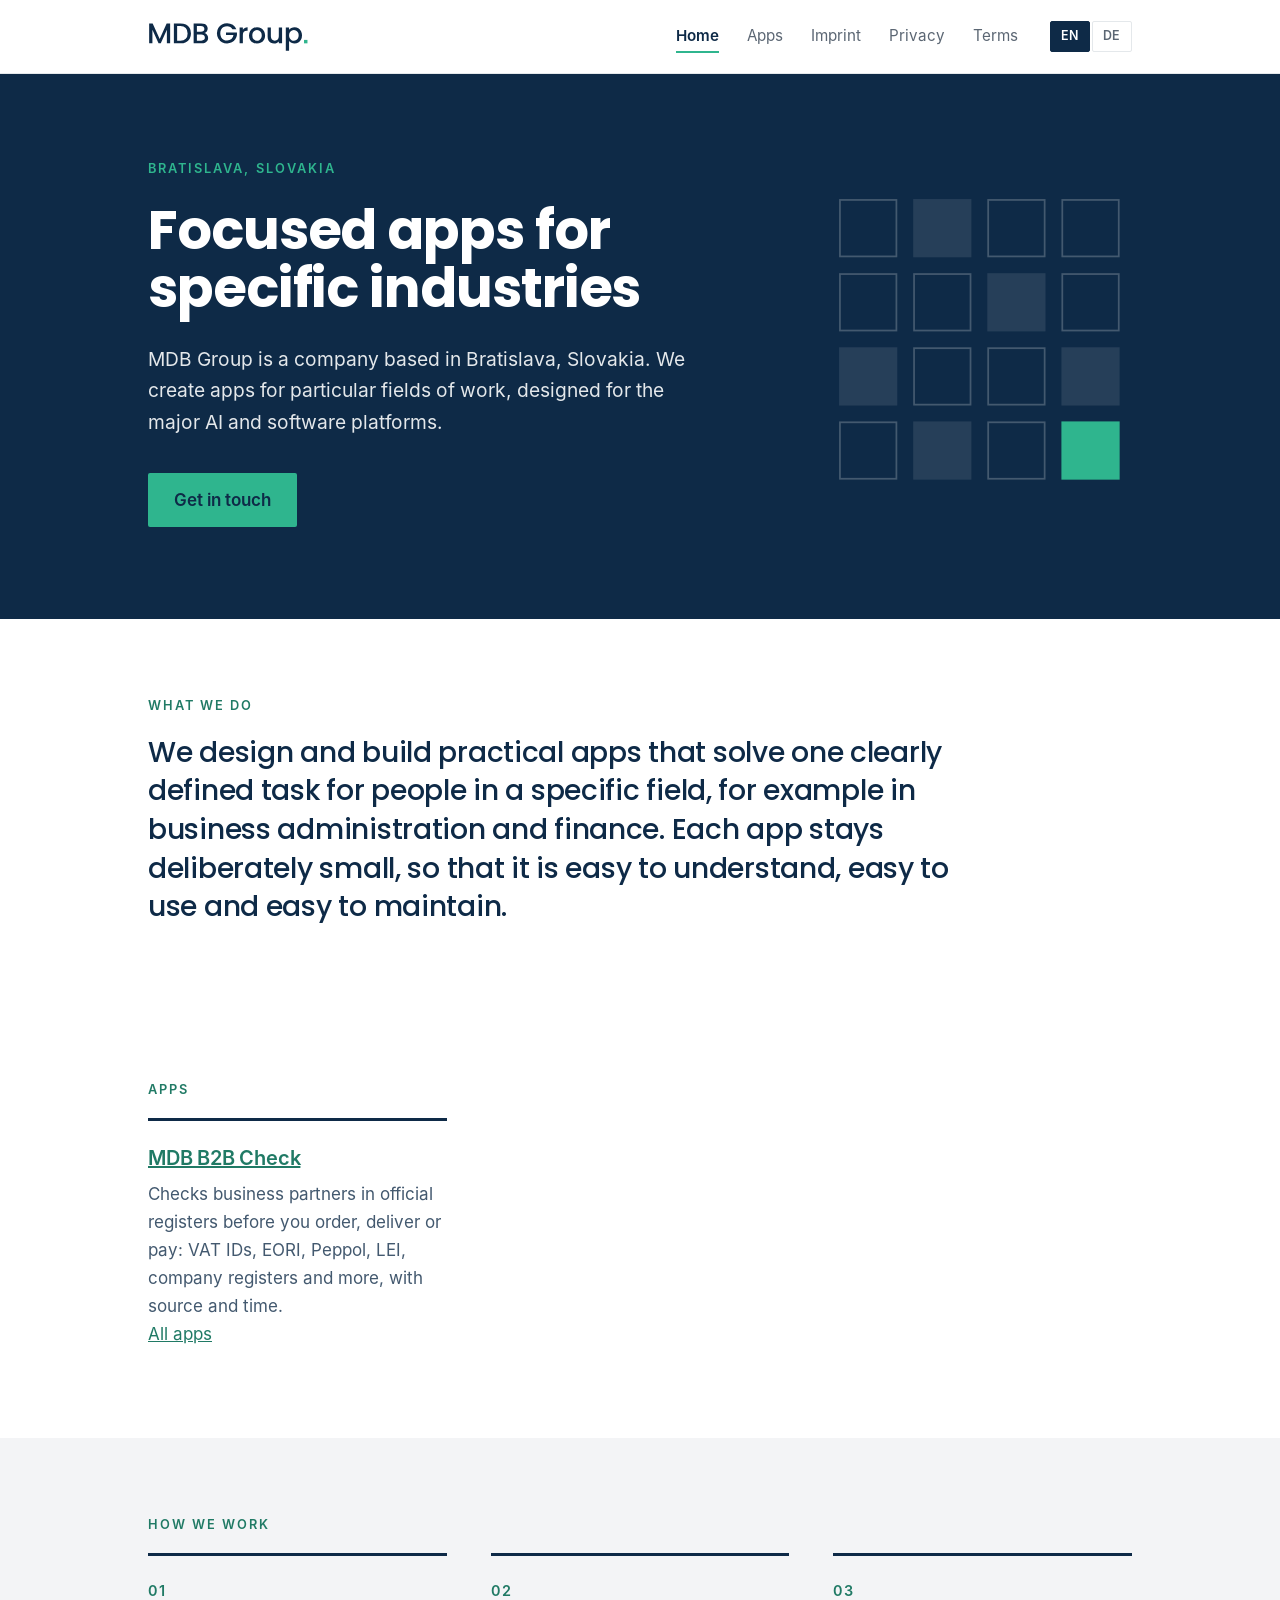
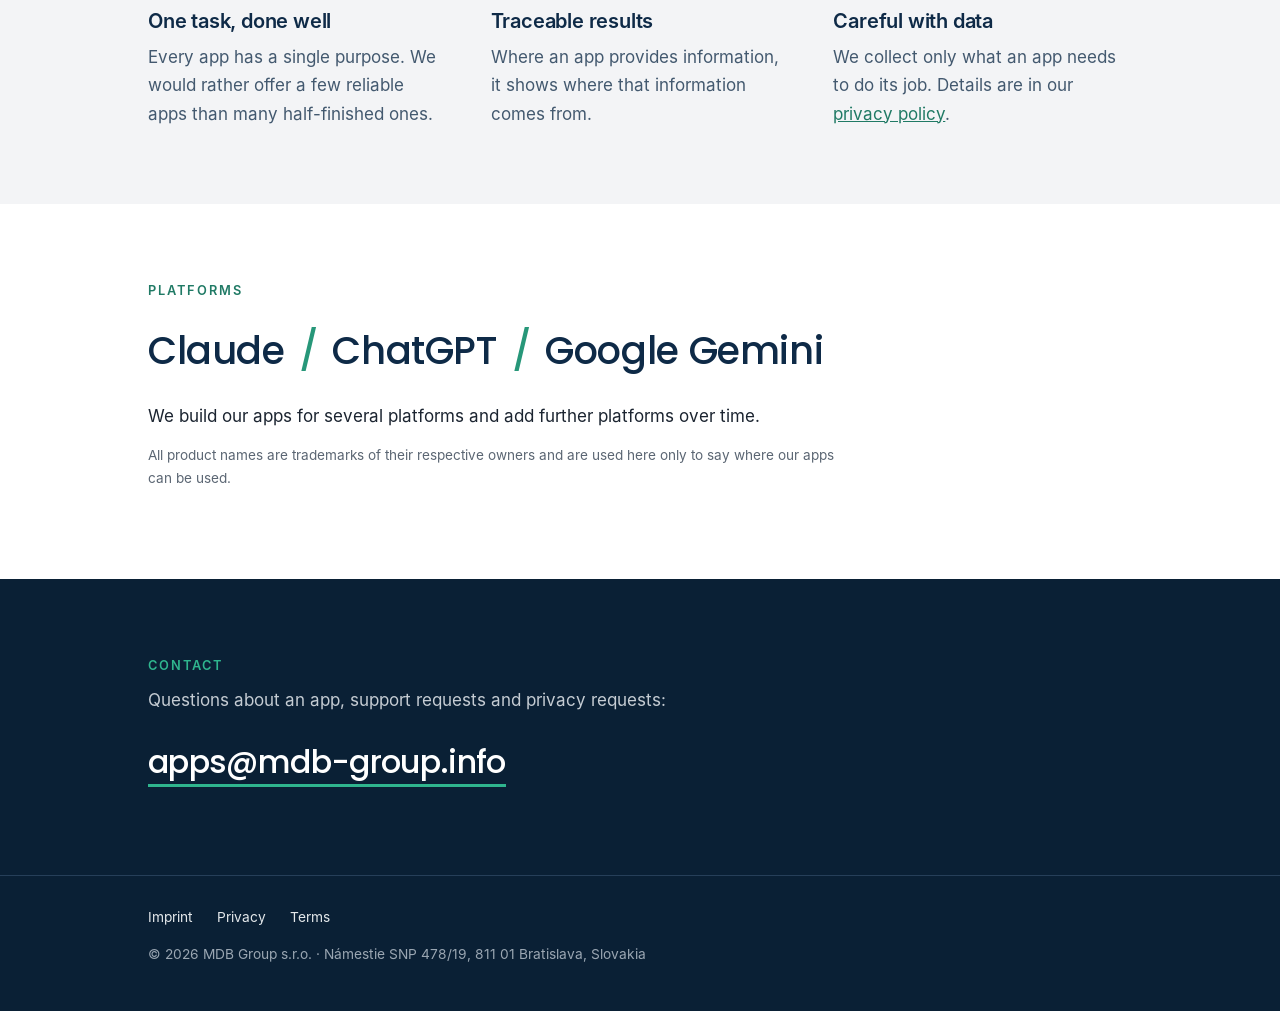
<file: index.html>
<!DOCTYPE html>
<html lang="en">
<head>
<meta charset="utf-8">
<meta http-equiv="Content-Security-Policy" content="default-src 'none'; script-src 'sha256-LEEQmanzDnISlYwO42dObpJ/WsIqlir9Rn5fWfvHh8s='; style-src 'sha256-Pz3H0yWfPdDuYx90i32tvNjlGdBKCMMC2l5BeYTxIV4='; img-src 'self' data:; font-src 'self'; manifest-src 'self'; base-uri 'none'; form-action 'none'">
<meta name="referrer" content="strict-origin-when-cross-origin">
<link rel="icon" href="/favicon.ico" sizes="48x48">
<link rel="icon" href="/favicon.svg" type="image/svg+xml">
<link rel="icon" href="/favicon-32.png" sizes="32x32" type="image/png">
<link rel="apple-touch-icon" href="/apple-touch-icon.png">
<link rel="manifest" href="/site.webmanifest">
<meta name="theme-color" content="#0E2A47">
<link rel="canonical" href="https://mdb-group.info/">
<meta property="og:type" content="website">
<meta property="og:site_name" content="MDB Group">
<meta property="og:title" content="MDB Group – Focused apps for specific industries">
<meta property="og:description" content="MDB Group s.r.o. is a company from Bratislava, Slovakia, that builds focused apps for specific industries.">
<meta property="og:url" content="https://mdb-group.info/">
<meta property="og:image" content="https://mdb-group.info/og-image.png">
<meta property="og:image:width" content="1200">
<meta property="og:image:height" content="630">
<meta name="twitter:card" content="summary_large_image">
<meta name="viewport" content="width=device-width, initial-scale=1">
<title>MDB Group</title>
<meta name="description" content="MDB Group s.r.o. is a company from Bratislava, Slovakia, that builds focused apps for specific industries.">
<style>
@font-face{font-family:"Inter";src:url(/fonts/inter-400.woff2) format("woff2");font-weight:400;font-style:normal;font-display:swap}
@font-face{font-family:"Inter";src:url(/fonts/inter-600.woff2) format("woff2");font-weight:500 700;font-style:normal;font-display:swap}
@font-face{font-family:"Poppins";src:url(/fonts/poppins-500.woff2) format("woff2");font-weight:500;font-style:normal;font-display:swap}
@font-face{font-family:"Poppins";src:url(/fonts/poppins-700.woff2) format("woff2");font-weight:600 700;font-style:normal;font-display:swap}

:root{--petrol:#0E2A47;--deep:#0A2035;--amber:#2FB58E;--paper:#FFFFFF;--tint:#F3F4F6;--ink:#1B2430;--muted:#5B6673;--line:#E4E8EB;--accent:#207A65;
--sans:system-ui,-apple-system,"Segoe UI",Roboto,Helvetica,Arial,sans-serif}
*{box-sizing:border-box}
html{-webkit-text-size-adjust:100%}
body{margin:0;background:var(--paper);color:var(--ink);font-family:var(--sans);font-size:17px;line-height:1.65}
.wrap{max-width:1040px;margin:0 auto;padding:0 28px}
header{background:#fff;border-bottom:1px solid var(--line)}
header .wrap{display:flex;flex-wrap:wrap;gap:10px 32px;align-items:center;padding-top:20px;padding-bottom:20px}
.logo{display:flex;align-items:center;font-weight:700;font-size:1.2rem;letter-spacing:-.01em;color:var(--petrol);text-decoration:none}
.logo::before{content:"";width:16px;height:16px;background:var(--amber);margin-right:11px;border-radius:2px;box-shadow:6px 6px 0 -1px var(--petrol)}
nav{display:flex;flex-wrap:wrap;gap:4px 28px;font-size:.95rem;margin-left:auto}
nav a{color:var(--muted);text-decoration:none;padding:3px 0;border-bottom:2px solid transparent}
nav a:hover{color:var(--ink)}
nav a[aria-current]{color:var(--petrol);font-weight:600;border-bottom-color:var(--amber)}
.lang{display:flex;gap:2px}
.lang button{font:inherit;font-size:.78rem;font-weight:600;letter-spacing:.05em;padding:4px 10px;border:1px solid var(--line);background:#fff;color:var(--muted);cursor:pointer;border-radius:3px}
.lang button[aria-pressed="true"]{background:var(--petrol);border-color:var(--petrol);color:#fff}
h1,h2,h3{letter-spacing:-.02em;line-height:1.15}
p,ul,dl{margin:0 0 14px}
ul{padding-left:22px}
dl{display:grid;grid-template-columns:minmax(130px,max-content) 1fr;gap:8px 28px}
dt{color:var(--muted)}dd{margin:0}
a{color:var(--accent)}
.note{font-size:.85rem;color:var(--muted)}
.pagehead{background:var(--petrol);color:#fff;padding:52px 0 46px;border-bottom:4px solid var(--amber)}
.pagehead h1{font-size:2.6rem;font-weight:700;margin:0;color:#fff}
.pagehead [lang="de"]{border-color:#263F59}
body:not(.home) main{padding:48px 0 80px}
body:not(.home) main .wrap>div[lang]{max-width:780px}
body:not(.home) main h2{font-size:1.3rem;font-weight:700;color:var(--petrol);margin:36px 0 8px}
body:not(.home) main h3{font-size:1.05rem;margin:24px 0 6px}
.hero{background:var(--petrol);color:#FFFFFF;padding:84px 0 92px;overflow:hidden}
.hero .wrap{display:grid;grid-template-columns:1.3fr .7fr;gap:40px;align-items:center}
.eyebrow{font-size:.8rem;font-weight:700;letter-spacing:.16em;text-transform:uppercase;color:var(--amber);margin:0 0 22px}
.hero h1{font-size:3.4rem;line-height:1.07;letter-spacing:-.03em;font-weight:700;margin:0 0 26px;color:#fff}
.hero .lead{color:#E4E8EB;font-size:1.2rem;max-width:560px;margin:0 0 34px}
.btn{display:inline-block;background:var(--amber);color:var(--petrol);font-weight:700;text-decoration:none;padding:13px 26px;border-radius:3px}
.btn:hover{background:#4CBF9E}
.art{width:100%;height:auto;max-width:340px;justify-self:end}
.section{padding:76px 0}
.section.tint{background:var(--tint)}
.section.deep{background:var(--deep);color:#FFFFFF}
.label{font-size:.8rem;font-weight:700;letter-spacing:.16em;text-transform:uppercase;color:var(--accent);margin:0 0 18px}
.deep .label{color:var(--amber)}
.statement{font-size:1.75rem;line-height:1.38;letter-spacing:-.015em;font-weight:500;max-width:840px;margin:0;color:var(--petrol)}
.trio{display:grid;grid-template-columns:repeat(3,1fr);gap:44px;margin-top:8px}
.trio>div{border-top:3px solid var(--petrol);padding-top:20px}
.num{font-size:.9rem;font-weight:700;color:var(--accent);letter-spacing:.08em}
.trio h3{font-size:1.25rem;margin:6px 0 10px;color:var(--petrol)}
.trio p{color:#43596F;margin:0}
.platforms{display:flex;flex-wrap:wrap;gap:6px 14px;align-items:baseline;font-size:2.4rem;font-weight:700;letter-spacing:-.025em;color:var(--petrol);margin:0 0 20px}
.platforms i{font-style:normal;color:var(--amber)}
.section .note{max-width:700px}
.deep p{margin:0 0 10px}
.mail{font-size:2rem;font-weight:700;letter-spacing:-.02em;color:#fff;text-decoration:none;border-bottom:3px solid var(--amber)}
.mail:hover{color:var(--amber)}
.deep .sub{color:#C5CCD3;margin-bottom:22px}
footer{background:var(--deep);color:#9AA6B2;padding:30px 0 46px;font-size:.86rem;border-top:1px solid #263F59}
footer a{color:#E4E8EB;margin-right:24px;text-decoration:none}
footer a:hover{color:#fff;text-decoration:underline}
footer p{margin:14px 0 0}
html.js.en [lang="de"], html.js.de [lang="en"]{display:none}
[lang="de"]{border-top:1px dashed var(--line);margin-top:40px;padding-top:32px}
html.js [lang="de"]{border:0;margin:0;padding:0}
nav span[lang="de"],footer span[lang="de"]{border:0;margin:0;padding:0}
html:not(.js) nav span[lang="de"],html:not(.js) footer span[lang="de"]{display:none}
a:focus-visible,button:focus-visible{outline:2px solid var(--amber);outline-offset:3px}
@media (max-width:860px){.hero .wrap{grid-template-columns:1fr}.art{display:none}.hero h1{font-size:2.5rem}.trio{grid-template-columns:1fr;gap:30px}.platforms{font-size:1.8rem}.statement{font-size:1.4rem}.mail{font-size:1.4rem}nav{margin-left:0}.section{padding:52px 0}.hero{padding:56px 0 60px}}
@media (max-width:600px){dl{grid-template-columns:1fr;gap:2px}dt{margin-top:10px}.pagehead h1{font-size:2rem}}

:root[lang]{border:0!important;margin:0!important;padding:0!important}
.logo{display:block;line-height:0}.logo::before{display:none}.logo svg{height:46px;width:auto}
.skip{position:absolute;left:-9999px;top:0;background:#fff;color:var(--ink);padding:10px 16px;z-index:10}.skip:focus{left:12px;top:12px}
.nf{padding-top:72px;padding-bottom:96px;min-height:50vh}.nf p{max-width:620px;font-size:1.1rem}
@media print{header nav,.lang,.skip,.btn,.art,footer nav{display:none!important}
*{background:#fff!important;color:#000!important;box-shadow:none!important}
.pagehead,.hero,.section,.deep{padding:12px 0!important;border:0!important}
.pagehead h1,.hero h1{color:#000!important;font-size:22pt!important}
a{text-decoration:underline}a[href^="http"]::after{content:" (" attr(href) ")";font-size:9pt}
html.js.en [lang="de"],html.js.de [lang="en"]{display:none!important}
body{font-size:11pt}.wrap{max-width:none;padding:0}}

:root{--sans:"Inter",system-ui,-apple-system,"Segoe UI",Roboto,Helvetica,Arial,sans-serif;--head:"Poppins","Inter",system-ui,Arial,sans-serif}
h1,h2,.statement,.platforms,.mail{font-family:var(--head)}
h1,h2,h3{letter-spacing:-.01em}
.hero h1{font-weight:700;letter-spacing:-.02em}
.pagehead h1{font-weight:500}
body:not(.home) main h2{font-weight:500;font-size:1.35rem}
.statement{font-weight:500;letter-spacing:-.01em}
.platforms{font-weight:500;letter-spacing:-.01em}
.platforms i{color:#279779}
.mail{font-weight:500}
.logo svg{height:30px;width:auto}
nav a[aria-current]{border-bottom-color:#2FB58E}
.btn{border-radius:2px}
.lang button{border-radius:2px}
.trio>div{border-top-color:#0E2A47}
a:focus-visible,button:focus-visible{outline-color:#279779}
.deep a:focus-visible,.hero a:focus-visible,footer a:focus-visible{outline-color:#2FB58E}
.art{max-width:300px}
footer a{display:inline-block}
@media (max-width:400px){.pagehead h1{font-size:1.6rem;-webkit-hyphens:auto;hyphens:auto}}
</style>
<script>(function(){var r=document.documentElement,l=null;
try{l=localStorage.getItem('lang')}catch(e){}
if(l!=='en'&&l!=='de'){l=((navigator.language||'').slice(0,2)==='de')?'de':'en'}
function show(x){r.classList.remove('en','de');r.classList.add('js',x);r.setAttribute('lang',x);
document.querySelectorAll('.lang button').forEach(function(b){b.setAttribute('aria-pressed',b.dataset.l===x?'true':'false')})}
document.addEventListener('DOMContentLoaded',function(){
document.querySelectorAll('.lang button').forEach(function(b){b.addEventListener('click',function(){show(b.dataset.l);try{localStorage.setItem('lang',b.dataset.l)}catch(e){}})});show(l)});
r.classList.add('js',l)})();</script>
</head>
<body class="home">
<a class="skip" href="#main"><span lang="en">Skip to content</span><span lang="de">Zum Inhalt</span></a>
<header><div class="wrap">
<a class="logo" href="/" aria-label="MDB Group, home"><svg aria-hidden="true" focusable="false" xmlns="http://www.w3.org/2000/svg" viewBox="3.5 25.6 563.0 104.6"><path d="M80.7 30.5V100.0H69.3V52.4L48.1 100.0H40.2L18.900000000000002 52.4V100.0H7.5V30.5H19.8L44.2 85.0L68.5 30.5ZM153.3 65.5Q153.3 76.1 148.75 83.9Q144.2 91.7 135.85 95.85Q127.5 100.0 116.4 100.0H93.7V30.5H116.4Q127.5 30.5 135.85 34.75Q144.2 39.0 148.75 46.95Q153.3 54.9 153.3 65.5ZM141.60000000000002 65.5Q141.60000000000002 53.4 135.10000000000002 46.599999999999994Q128.60000000000002 39.8 116.4 39.8H105.10000000000001V90.7H116.4Q128.60000000000002 90.7 135.10000000000002 84.1Q141.60000000000002 77.5 141.60000000000002 65.5ZM213.20000000000002 81.3Q213.20000000000002 86.6 210.45000000000002 90.85Q207.70000000000002 95.1 202.5 97.55Q197.3 100.0 190.40000000000003 100.0H162.60000000000002V30.5H189.10000000000002Q196.20000000000002 30.5 201.3 32.9Q206.40000000000003 35.3 209.00000000000003 39.349999999999994Q211.60000000000002 43.4 211.60000000000002 48.4Q211.60000000000002 54.4 208.40000000000003 58.4Q205.20000000000002 62.4 199.8 64.3Q205.40000000000003 65.3 209.3 70.19999999999999Q213.20000000000002 75.1 213.20000000000002 81.3ZM174.00000000000003 59.699999999999996H188.10000000000002Q193.70000000000002 59.699999999999996 196.85000000000002 57.14999999999999Q200.00000000000003 54.599999999999994 200.00000000000003 49.8Q200.00000000000003 45.099999999999994 196.85000000000002 42.449999999999996Q193.70000000000002 39.8 188.10000000000002 39.8H174.00000000000003ZM201.8 80.1Q201.8 75.0 198.3 72.0Q194.8 69.0 189.00000000000003 69.0H174.00000000000003V90.7H189.40000000000003Q195.20000000000002 90.7 198.5 87.9Q201.8 85.1 201.8 80.1ZM297.90000000000003 50.5Q295.20000000000005 45.3 290.40000000000003 42.65Q285.6 40.0 279.3 40.0Q272.40000000000003 40.0 267.0 43.099999999999994Q261.6 46.199999999999996 258.55 51.89999999999999Q255.50000000000003 57.599999999999994 255.50000000000003 65.1Q255.50000000000003 72.6 258.55 78.35Q261.6 84.1 267.0 87.19999999999999Q272.40000000000003 90.3 279.3 90.3Q288.6 90.3 294.40000000000003 85.1Q300.20000000000005 79.9 301.5 71.0H275.40000000000003V61.9H313.70000000000005V70.8Q312.6 78.9 307.95000000000005 85.7Q303.3 92.5 295.85 96.55Q288.40000000000003 100.6 279.3 100.6Q269.5 100.6 261.4 96.05Q253.3 91.5 248.55 83.4Q243.8 75.3 243.8 65.1Q243.8 54.9 248.55 46.8Q253.3 38.699999999999996 261.45000000000005 34.14999999999999Q269.6 29.599999999999994 279.3 29.599999999999994Q290.40000000000003 29.599999999999994 299.05000000000007 35.05Q307.70000000000005 40.5 311.6 50.5ZM350.8 44.0V55.8H347.90000000000003Q341.20000000000005 55.8 337.75 59.2Q334.3 62.6 334.3 71.0V100.0H322.90000000000003V44.9H334.3V52.9Q336.8 48.699999999999996 340.95000000000005 46.349999999999994Q345.1 44.0 350.8 44.0ZM355.6000000000001 72.4Q355.6000000000001 64.0 359.30000000000007 57.5Q363.00000000000006 51.0 369.4000000000001 47.5Q375.80000000000007 44.0 383.70000000000005 44.0Q391.6000000000001 44.0 398.0000000000001 47.5Q404.4000000000001 51.0 408.1000000000001 57.5Q411.80000000000007 64.0 411.80000000000007 72.4Q411.80000000000007 80.8 408.00000000000006 87.3Q404.20000000000005 93.8 397.6500000000001 97.35Q391.1000000000001 100.9 383.20000000000005 100.9Q375.4000000000001 100.9 369.1000000000001 97.35Q362.80000000000007 93.8 359.20000000000005 87.35Q355.6000000000001 80.9 355.6000000000001 72.4ZM400.1000000000001 72.4Q400.1000000000001 66.4 397.80000000000007 62.25Q395.50000000000006 58.099999999999994 391.70000000000005 56.0Q387.9000000000001 53.9 383.50000000000006 53.9Q379.1000000000001 53.9 375.3500000000001 56.0Q371.6000000000001 58.099999999999994 369.4000000000001 62.25Q367.20000000000005 66.4 367.20000000000005 72.4Q367.20000000000005 81.3 371.75000000000006 86.15Q376.30000000000007 91.0 383.20000000000005 91.0Q387.6000000000001 91.0 391.45000000000005 88.9Q395.30000000000007 86.8 397.70000000000005 82.6Q400.1000000000001 78.4 400.1000000000001 72.4ZM471.0000000000001 44.9V100.0H459.6000000000001V93.5Q456.9000000000001 96.9 452.55000000000007 98.85Q448.2000000000001 100.8 443.30000000000007 100.8Q436.80000000000007 100.8 431.6500000000001 98.1Q426.50000000000006 95.4 423.55000000000007 90.1Q420.6000000000001 84.8 420.6000000000001 77.3V44.9H431.9000000000001V75.6Q431.9000000000001 83.0 435.6000000000001 86.95Q439.30000000000007 90.9 445.7000000000001 90.9Q452.1000000000001 90.9 455.8500000000001 86.95Q459.6000000000001 83.0 459.6000000000001 75.6V44.9ZM514.6000000000001 44.0Q521.8000000000001 44.0 527.7500000000001 47.55Q533.7000000000002 51.099999999999994 537.1000000000001 57.5Q540.5000000000001 63.9 540.5000000000001 72.2Q540.5000000000001 80.5 537.1000000000001 87.05Q533.7000000000002 93.6 527.7500000000001 97.25Q521.8000000000001 100.9 514.6000000000001 100.9Q508.3000000000001 100.9 503.4000000000001 98.35Q498.5000000000001 95.8 495.4000000000001 92.0V126.2H484.0000000000001V44.9H495.4000000000001V53.0Q498.3000000000001 49.199999999999996 503.3000000000001 46.599999999999994Q508.3000000000001 44.0 514.6000000000001 44.0ZM512.1000000000001 53.9Q507.8000000000001 53.9 503.95000000000016 56.099999999999994Q500.10000000000014 58.3 497.7500000000001 62.49999999999999Q495.4000000000001 66.69999999999999 495.4000000000001 72.4Q495.4000000000001 78.1 497.7500000000001 82.35Q500.10000000000014 86.6 503.95000000000016 88.8Q507.8000000000001 91.0 512.1000000000001 91.0Q516.5000000000001 91.0 520.3500000000001 88.75Q524.2000000000002 86.5 526.5500000000002 82.2Q528.9000000000001 77.9 528.9000000000001 72.2Q528.9000000000001 66.5 526.5500000000002 62.349999999999994Q524.2000000000002 58.199999999999996 520.3500000000001 56.05Q516.5000000000001 53.9 512.1000000000001 53.9Z" fill="#0E2A47"/><rect x="547.5" y="88.0" width="12" height="12" fill="#2FB58E"/></svg></a>
<nav aria-label="Main"><a href="index.html" aria-current="page"><span lang="en">Home</span><span lang="de">Start</span></a><a href="/apps/"><span lang="en">Apps</span><span lang="de">Apps</span></a><a href="imprint.html"><span lang="en">Imprint</span><span lang="de">Impressum</span></a><a href="privacy.html"><span lang="en">Privacy</span><span lang="de">Datenschutz</span></a><a href="terms.html"><span lang="en">Terms</span><span lang="de">Nutzungsbedingungen</span></a></nav>
<div class="lang" role="group" aria-label="Language"><button type="button" data-l="en">EN</button><button type="button" data-l="de">DE</button></div>
</div></header>
<main id="main"><div lang="en">
<section class="hero"><div class="wrap"><div>
<p class="eyebrow">Bratislava, Slovakia</p>
<h1>Focused apps for specific industries</h1>
<p class="lead">MDB Group is a company based in Bratislava, Slovakia. We create apps for particular fields of work, designed for the major AI and software platforms.</p>
<a class="btn" href="mailto:apps@mdb-group.info">Get in touch</a>
</div><svg class="art" viewBox="0 0 340 340" aria-hidden="true" focusable="false"><rect x="9" y="9" width="64" height="64" fill="none" stroke="#43596F" stroke-width="2"/><rect x="92" y="8" width="66" height="66" fill="#263F59"/><rect x="177" y="9" width="64" height="64" fill="none" stroke="#43596F" stroke-width="2"/><rect x="261" y="9" width="64" height="64" fill="none" stroke="#43596F" stroke-width="2"/><rect x="9" y="93" width="64" height="64" fill="none" stroke="#43596F" stroke-width="2"/><rect x="93" y="93" width="64" height="64" fill="none" stroke="#43596F" stroke-width="2"/><rect x="176" y="92" width="66" height="66" fill="#263F59"/><rect x="261" y="93" width="64" height="64" fill="none" stroke="#43596F" stroke-width="2"/><rect x="8" y="176" width="66" height="66" fill="#263F59"/><rect x="93" y="177" width="64" height="64" fill="none" stroke="#43596F" stroke-width="2"/><rect x="177" y="177" width="64" height="64" fill="none" stroke="#43596F" stroke-width="2"/><rect x="260" y="176" width="66" height="66" fill="#263F59"/><rect x="9" y="261" width="64" height="64" fill="none" stroke="#43596F" stroke-width="2"/><rect x="92" y="260" width="66" height="66" fill="#263F59"/><rect x="177" y="261" width="64" height="64" fill="none" stroke="#43596F" stroke-width="2"/><rect x="260" y="260" width="66" height="66" fill="#2FB58E"/></svg></div></section>
<section class="section"><div class="wrap"><p class="label">What we do</p><p class="statement">We design and build practical apps that solve one clearly defined task for people in a specific field, for example in business administration and finance. Each app stays deliberately small, so that it is easy to understand, easy to use and easy to maintain.</p></div></section>
<section class="section"><div class="wrap"><p class="label">Apps</p><div class="trio"><div><h3><a href="/apps/b2b-check/">MDB B2B Check</a></h3><p>Checks business partners in official registers before you order, deliver or pay: VAT IDs, EORI, Peppol, LEI, company registers and more, with source and time.</p></div></div><p><a href="/apps/">All apps</a></p></div></section>
<section class="section tint"><div class="wrap"><p class="label">How we work</p><div class="trio"><div><span class="num">01</span><h3>One task, done well</h3><p>Every app has a single purpose. We would rather offer a few reliable apps than many half-finished ones.</p></div><div><span class="num">02</span><h3>Traceable results</h3><p>Where an app provides information, it shows where that information comes from.</p></div><div><span class="num">03</span><h3>Careful with data</h3><p>We collect only what an app needs to do its job. Details are in our <a href="privacy.html">privacy policy</a>.</p></div></div></div></section>
<section class="section"><div class="wrap"><p class="label">Platforms</p>
<p class="platforms"><span>Claude</span><i>/</i><span>ChatGPT</span><i>/</i><span>Google Gemini</span></p>
<p>We build our apps for several platforms and add further platforms over time.</p><p class="note">All product names are trademarks of their respective owners and are used here only to say where our apps can be used.</p></div></section>
<section class="section deep"><div class="wrap"><p class="label">Contact</p><p class="sub">Questions about an app, support requests and privacy requests:</p><p><a class="mail" href="mailto:apps@mdb-group.info">apps@mdb-group.info</a></p></div></section>
</div>
<div lang="de">
<section class="hero"><div class="wrap"><div>
<p class="eyebrow">Bratislava, Slowakei</p>
<h1>Gezielte Apps für bestimmte Branchen</h1>
<p class="lead">MDB Group ist ein Unternehmen mit Sitz in Bratislava, Slowakei. Wir entwickeln Apps für bestimmte Fachgebiete, ausgerichtet auf die grossen KI- und Software-Plattformen.</p>
<a class="btn" href="mailto:apps@mdb-group.info">Kontakt aufnehmen</a>
</div><svg class="art" viewBox="0 0 340 340" aria-hidden="true" focusable="false"><rect x="9" y="9" width="64" height="64" fill="none" stroke="#43596F" stroke-width="2"/><rect x="92" y="8" width="66" height="66" fill="#263F59"/><rect x="177" y="9" width="64" height="64" fill="none" stroke="#43596F" stroke-width="2"/><rect x="261" y="9" width="64" height="64" fill="none" stroke="#43596F" stroke-width="2"/><rect x="9" y="93" width="64" height="64" fill="none" stroke="#43596F" stroke-width="2"/><rect x="93" y="93" width="64" height="64" fill="none" stroke="#43596F" stroke-width="2"/><rect x="176" y="92" width="66" height="66" fill="#263F59"/><rect x="261" y="93" width="64" height="64" fill="none" stroke="#43596F" stroke-width="2"/><rect x="8" y="176" width="66" height="66" fill="#263F59"/><rect x="93" y="177" width="64" height="64" fill="none" stroke="#43596F" stroke-width="2"/><rect x="177" y="177" width="64" height="64" fill="none" stroke="#43596F" stroke-width="2"/><rect x="260" y="176" width="66" height="66" fill="#263F59"/><rect x="9" y="261" width="64" height="64" fill="none" stroke="#43596F" stroke-width="2"/><rect x="92" y="260" width="66" height="66" fill="#263F59"/><rect x="177" y="261" width="64" height="64" fill="none" stroke="#43596F" stroke-width="2"/><rect x="260" y="260" width="66" height="66" fill="#2FB58E"/></svg></div></section>
<section class="section"><div class="wrap"><p class="label">Was wir tun</p><p class="statement">Wir entwickeln praktische Apps, die eine klar umrissene Aufgabe für Menschen in einem bestimmten Fachgebiet lösen, zum Beispiel in der Unternehmensverwaltung und im Finanzwesen. Jede App bleibt bewusst klein, damit sie leicht zu verstehen, einfach zu nutzen und gut zu pflegen ist.</p></div></section>
<section class="section"><div class="wrap"><p class="label">Apps</p><div class="trio"><div><h3><a href="/apps/b2b-check/">MDB B2B Check</a></h3><p>Prüft Geschäftspartner in amtlichen Registern, bevor Sie bestellen, liefern oder zahlen: USt-IdNr., EORI, Peppol, LEI, Firmenregister und mehr, mit Quelle und Zeitpunkt.</p></div></div><p><a href="/apps/">Alle Apps</a></p></div></section>
<section class="section tint"><div class="wrap"><p class="label">So arbeiten wir</p><div class="trio"><div><span class="num">01</span><h3>Eine Aufgabe, gut gelöst</h3><p>Jede App hat genau einen Zweck. Wir bieten lieber wenige verlässliche Apps an als viele halbfertige.</p></div><div><span class="num">02</span><h3>Nachvollziehbare Ergebnisse</h3><p>Wo eine App Informationen liefert, zeigt sie, woher diese stammen.</p></div><div><span class="num">03</span><h3>Sorgfältig mit Daten</h3><p>Wir erheben nur, was eine App für ihre Aufgabe braucht. Einzelheiten stehen in der <a href="privacy.html">Datenschutzerklärung</a>.</p></div></div></div></section>
<section class="section"><div class="wrap"><p class="label">Plattformen</p>
<p class="platforms"><span>Claude</span><i>/</i><span>ChatGPT</span><i>/</i><span>Google Gemini</span></p>
<p>Wir entwickeln unsere Apps für mehrere Plattformen und nehmen laufend weitere dazu.</p><p class="note">Alle Produktnamen sind Marken der jeweiligen Inhaber und dienen hier nur dazu, anzugeben, wo unsere Apps genutzt werden können.</p></div></section>
<section class="section deep"><div class="wrap"><p class="label">Kontakt</p><p class="sub">Fragen zu einer App, Support und Datenschutzanfragen:</p><p><a class="mail" href="mailto:apps@mdb-group.info">apps@mdb-group.info</a></p></div></section>
</div></main>
<footer><div class="wrap"><a href="imprint.html"><span lang="en">Imprint</span><span lang="de">Impressum</span></a><a href="privacy.html"><span lang="en">Privacy</span><span lang="de">Datenschutz</span></a><a href="terms.html"><span lang="en">Terms</span><span lang="de">Nutzungsbedingungen</span></a><p>© 2026 MDB Group s.r.o. · Námestie SNP 478/19, 811 01 Bratislava, Slovakia</p></div></footer>
</body>
</html>
</file>
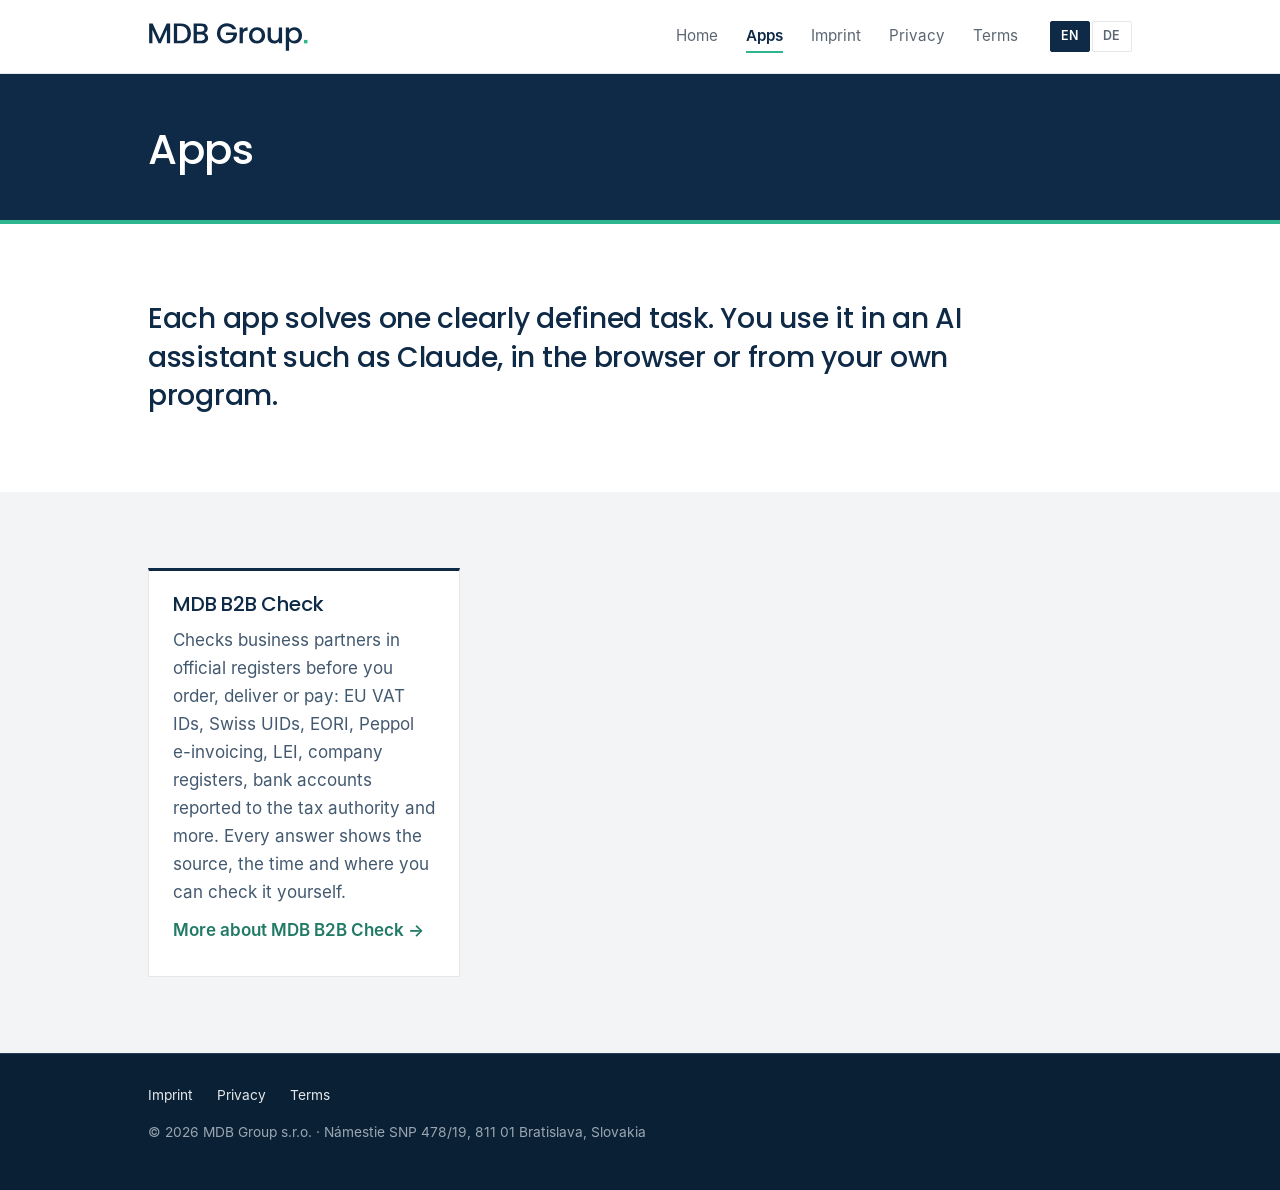
<file: apps/index.html>
<!DOCTYPE html>
<html lang="en">
<head>
<meta charset="utf-8">
<meta http-equiv="Content-Security-Policy" content="default-src 'none'; script-src 'self'; style-src 'self'; img-src 'self' data:; font-src 'self'; manifest-src 'self'; base-uri 'none'; form-action 'none'">
<meta name="referrer" content="strict-origin-when-cross-origin">
<link rel="icon" href="/favicon.ico" sizes="48x48">
<link rel="icon" href="/favicon.svg" type="image/svg+xml">
<link rel="icon" href="/favicon-32.png" sizes="32x32" type="image/png">
<link rel="apple-touch-icon" href="/apple-touch-icon.png">
<link rel="manifest" href="/site.webmanifest">
<meta name="theme-color" content="#0E2A47">
<link rel="canonical" href="https://mdb-group.info/apps/">
<meta property="og:type" content="website">
<meta property="og:site_name" content="MDB Group">
<meta property="og:title" content="Apps – MDB Group">
<meta property="og:description" content="Apps by MDB Group: focused tools that solve one task each, in AI assistants such as Claude, in the browser and from your own programs.">
<meta property="og:url" content="https://mdb-group.info/apps/">
<meta property="og:image" content="https://mdb-group.info/og-image.png">
<meta property="og:image:width" content="1200">
<meta property="og:image:height" content="630">
<meta name="twitter:card" content="summary_large_image">
<meta name="viewport" content="width=device-width, initial-scale=1">
<title>Apps – MDB Group</title>
<meta name="description" content="Apps by MDB Group: focused tools that solve one task each, in AI assistants such as Claude, in the browser and from your own programs.">
<link rel="stylesheet" href="/assets/site.css">
<script src="/assets/lang.js"></script>
</head>
<body class="home app">
<a class="skip" href="#main"><span lang="en">Skip to content</span><span lang="de">Zum Inhalt</span></a>
<header><div class="wrap">
<a class="logo" href="/" aria-label="MDB Group, home"><svg aria-hidden="true" focusable="false" xmlns="http://www.w3.org/2000/svg" viewBox="3.5 25.6 563.0 104.6"><path d="M80.7 30.5V100.0H69.3V52.4L48.1 100.0H40.2L18.900000000000002 52.4V100.0H7.5V30.5H19.8L44.2 85.0L68.5 30.5ZM153.3 65.5Q153.3 76.1 148.75 83.9Q144.2 91.7 135.85 95.85Q127.5 100.0 116.4 100.0H93.7V30.5H116.4Q127.5 30.5 135.85 34.75Q144.2 39.0 148.75 46.95Q153.3 54.9 153.3 65.5ZM141.60000000000002 65.5Q141.60000000000002 53.4 135.10000000000002 46.599999999999994Q128.60000000000002 39.8 116.4 39.8H105.10000000000001V90.7H116.4Q128.60000000000002 90.7 135.10000000000002 84.1Q141.60000000000002 77.5 141.60000000000002 65.5ZM213.20000000000002 81.3Q213.20000000000002 86.6 210.45000000000002 90.85Q207.70000000000002 95.1 202.5 97.55Q197.3 100.0 190.40000000000003 100.0H162.60000000000002V30.5H189.10000000000002Q196.20000000000002 30.5 201.3 32.9Q206.40000000000003 35.3 209.00000000000003 39.349999999999994Q211.60000000000002 43.4 211.60000000000002 48.4Q211.60000000000002 54.4 208.40000000000003 58.4Q205.20000000000002 62.4 199.8 64.3Q205.40000000000003 65.3 209.3 70.19999999999999Q213.20000000000002 75.1 213.20000000000002 81.3ZM174.00000000000003 59.699999999999996H188.10000000000002Q193.70000000000002 59.699999999999996 196.85000000000002 57.14999999999999Q200.00000000000003 54.599999999999994 200.00000000000003 49.8Q200.00000000000003 45.099999999999994 196.85000000000002 42.449999999999996Q193.70000000000002 39.8 188.10000000000002 39.8H174.00000000000003ZM201.8 80.1Q201.8 75.0 198.3 72.0Q194.8 69.0 189.00000000000003 69.0H174.00000000000003V90.7H189.40000000000003Q195.20000000000002 90.7 198.5 87.9Q201.8 85.1 201.8 80.1ZM297.90000000000003 50.5Q295.20000000000005 45.3 290.40000000000003 42.65Q285.6 40.0 279.3 40.0Q272.40000000000003 40.0 267.0 43.099999999999994Q261.6 46.199999999999996 258.55 51.89999999999999Q255.50000000000003 57.599999999999994 255.50000000000003 65.1Q255.50000000000003 72.6 258.55 78.35Q261.6 84.1 267.0 87.19999999999999Q272.40000000000003 90.3 279.3 90.3Q288.6 90.3 294.40000000000003 85.1Q300.20000000000005 79.9 301.5 71.0H275.40000000000003V61.9H313.70000000000005V70.8Q312.6 78.9 307.95000000000005 85.7Q303.3 92.5 295.85 96.55Q288.40000000000003 100.6 279.3 100.6Q269.5 100.6 261.4 96.05Q253.3 91.5 248.55 83.4Q243.8 75.3 243.8 65.1Q243.8 54.9 248.55 46.8Q253.3 38.699999999999996 261.45000000000005 34.14999999999999Q269.6 29.599999999999994 279.3 29.599999999999994Q290.40000000000003 29.599999999999994 299.05000000000007 35.05Q307.70000000000005 40.5 311.6 50.5ZM350.8 44.0V55.8H347.90000000000003Q341.20000000000005 55.8 337.75 59.2Q334.3 62.6 334.3 71.0V100.0H322.90000000000003V44.9H334.3V52.9Q336.8 48.699999999999996 340.95000000000005 46.349999999999994Q345.1 44.0 350.8 44.0ZM355.6000000000001 72.4Q355.6000000000001 64.0 359.30000000000007 57.5Q363.00000000000006 51.0 369.4000000000001 47.5Q375.80000000000007 44.0 383.70000000000005 44.0Q391.6000000000001 44.0 398.0000000000001 47.5Q404.4000000000001 51.0 408.1000000000001 57.5Q411.80000000000007 64.0 411.80000000000007 72.4Q411.80000000000007 80.8 408.00000000000006 87.3Q404.20000000000005 93.8 397.6500000000001 97.35Q391.1000000000001 100.9 383.20000000000005 100.9Q375.4000000000001 100.9 369.1000000000001 97.35Q362.80000000000007 93.8 359.20000000000005 87.35Q355.6000000000001 80.9 355.6000000000001 72.4ZM400.1000000000001 72.4Q400.1000000000001 66.4 397.80000000000007 62.25Q395.50000000000006 58.099999999999994 391.70000000000005 56.0Q387.9000000000001 53.9 383.50000000000006 53.9Q379.1000000000001 53.9 375.3500000000001 56.0Q371.6000000000001 58.099999999999994 369.4000000000001 62.25Q367.20000000000005 66.4 367.20000000000005 72.4Q367.20000000000005 81.3 371.75000000000006 86.15Q376.30000000000007 91.0 383.20000000000005 91.0Q387.6000000000001 91.0 391.45000000000005 88.9Q395.30000000000007 86.8 397.70000000000005 82.6Q400.1000000000001 78.4 400.1000000000001 72.4ZM471.0000000000001 44.9V100.0H459.6000000000001V93.5Q456.9000000000001 96.9 452.55000000000007 98.85Q448.2000000000001 100.8 443.30000000000007 100.8Q436.80000000000007 100.8 431.6500000000001 98.1Q426.50000000000006 95.4 423.55000000000007 90.1Q420.6000000000001 84.8 420.6000000000001 77.3V44.9H431.9000000000001V75.6Q431.9000000000001 83.0 435.6000000000001 86.95Q439.30000000000007 90.9 445.7000000000001 90.9Q452.1000000000001 90.9 455.8500000000001 86.95Q459.6000000000001 83.0 459.6000000000001 75.6V44.9ZM514.6000000000001 44.0Q521.8000000000001 44.0 527.7500000000001 47.55Q533.7000000000002 51.099999999999994 537.1000000000001 57.5Q540.5000000000001 63.9 540.5000000000001 72.2Q540.5000000000001 80.5 537.1000000000001 87.05Q533.7000000000002 93.6 527.7500000000001 97.25Q521.8000000000001 100.9 514.6000000000001 100.9Q508.3000000000001 100.9 503.4000000000001 98.35Q498.5000000000001 95.8 495.4000000000001 92.0V126.2H484.0000000000001V44.9H495.4000000000001V53.0Q498.3000000000001 49.199999999999996 503.3000000000001 46.599999999999994Q508.3000000000001 44.0 514.6000000000001 44.0ZM512.1000000000001 53.9Q507.8000000000001 53.9 503.95000000000016 56.099999999999994Q500.10000000000014 58.3 497.7500000000001 62.49999999999999Q495.4000000000001 66.69999999999999 495.4000000000001 72.4Q495.4000000000001 78.1 497.7500000000001 82.35Q500.10000000000014 86.6 503.95000000000016 88.8Q507.8000000000001 91.0 512.1000000000001 91.0Q516.5000000000001 91.0 520.3500000000001 88.75Q524.2000000000002 86.5 526.5500000000002 82.2Q528.9000000000001 77.9 528.9000000000001 72.2Q528.9000000000001 66.5 526.5500000000002 62.349999999999994Q524.2000000000002 58.199999999999996 520.3500000000001 56.05Q516.5000000000001 53.9 512.1000000000001 53.9Z" fill="#0E2A47"/><rect x="547.5" y="88.0" width="12" height="12" fill="#2FB58E"/></svg></a>
<nav aria-label="Main"><a href="/"><span lang="en">Home</span><span lang="de">Start</span></a><a href="/apps/" aria-current="page"><span lang="en">Apps</span><span lang="de">Apps</span></a><a href="/imprint.html"><span lang="en">Imprint</span><span lang="de">Impressum</span></a><a href="/privacy.html"><span lang="en">Privacy</span><span lang="de">Datenschutz</span></a><a href="/terms.html"><span lang="en">Terms</span><span lang="de">Nutzungsbedingungen</span></a></nav>
<div class="lang" role="group" aria-label="Language"><button type="button" data-l="en">EN</button><button type="button" data-l="de">DE</button></div>
</div></header>
<main id="main"><div lang="en">
<section class="pagehead"><div class="wrap"><h1>Apps</h1></div></section>
<section class="section"><div class="wrap"><p class="statement">Each app solves one clearly defined task. You use it in an AI assistant such as Claude, in the browser or from your own program.</p></div></section>
<section class="section tint"><div class="wrap"><div class="cards"><a class="card tile" href="/apps/b2b-check/"><h3>MDB B2B Check</h3><p>Checks business partners in official registers before you order, deliver or pay: EU VAT IDs, Swiss UIDs, EORI, Peppol e-invoicing, LEI, company registers, bank accounts reported to the tax authority and more. Every answer shows the source, the time and where you can check it yourself.</p><p class="more">More about MDB B2B Check →</p></a></div></div></section>
</div>
<div lang="de">
<section class="pagehead"><div class="wrap"><h1>Apps</h1></div></section>
<section class="section"><div class="wrap"><p class="statement">Jede App löst eine klar umrissene Aufgabe. Sie nutzen sie in einem KI-Assistenten wie Claude, im Browser oder aus Ihrem eigenen Programm.</p></div></section>
<section class="section tint"><div class="wrap"><div class="cards"><a class="card tile" href="/apps/b2b-check/"><h3>MDB B2B Check</h3><p>Prüft Geschäftspartner in amtlichen Registern, bevor Sie bestellen, liefern oder zahlen: EU-USt-IdNr., Schweizer UID, EORI, Peppol-E-Rechnung, LEI, Firmenregister, Bankkonten beim Finanzamt und mehr. Jede Antwort zeigt Quelle, Zeitpunkt und wo Sie selbst nachprüfen können.</p><p class="more">Mehr zu MDB B2B Check →</p></a></div></div></section>
</div></main>
<footer><div class="wrap"><a href="/imprint.html"><span lang="en">Imprint</span><span lang="de">Impressum</span></a><a href="/privacy.html"><span lang="en">Privacy</span><span lang="de">Datenschutz</span></a><a href="/terms.html"><span lang="en">Terms</span><span lang="de">Nutzungsbedingungen</span></a><p>© 2026 MDB Group s.r.o. · Námestie SNP 478/19, 811 01 Bratislava, Slovakia</p></div></footer>
</body>
</html>
</file>
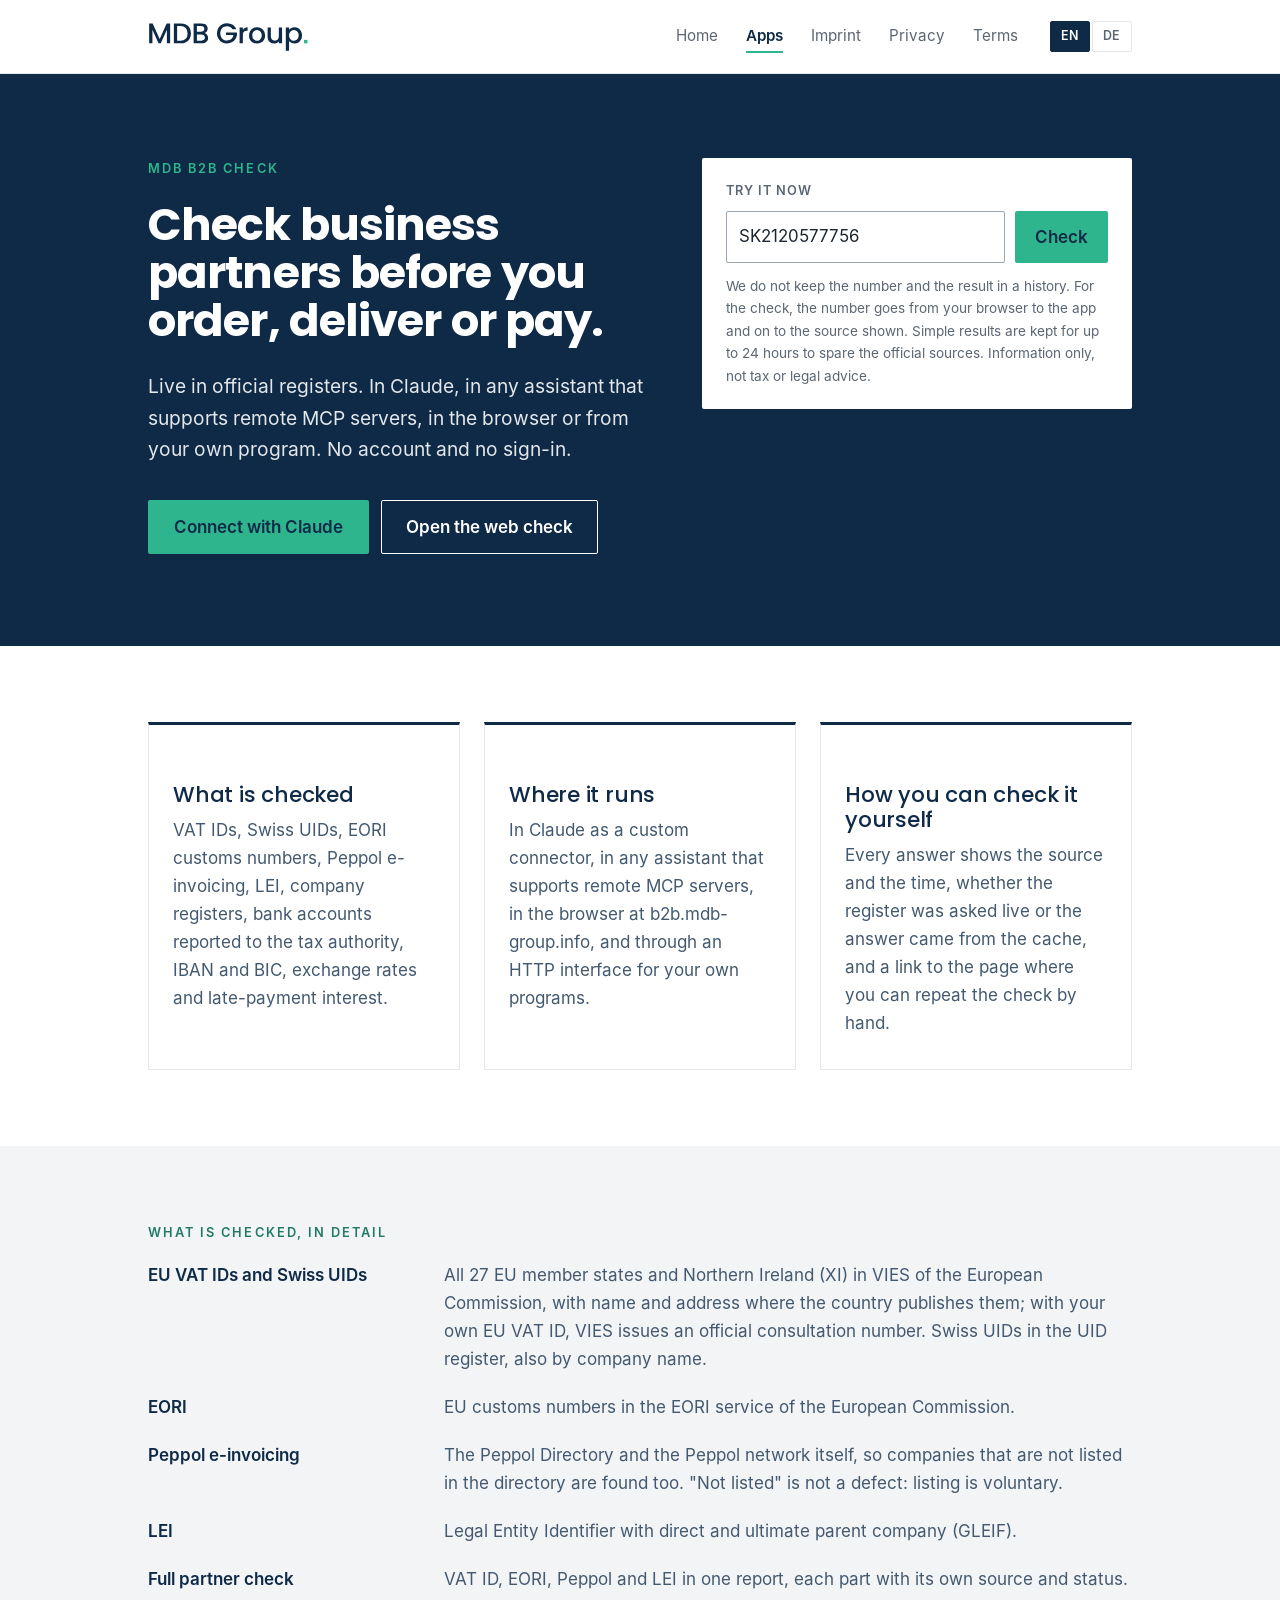
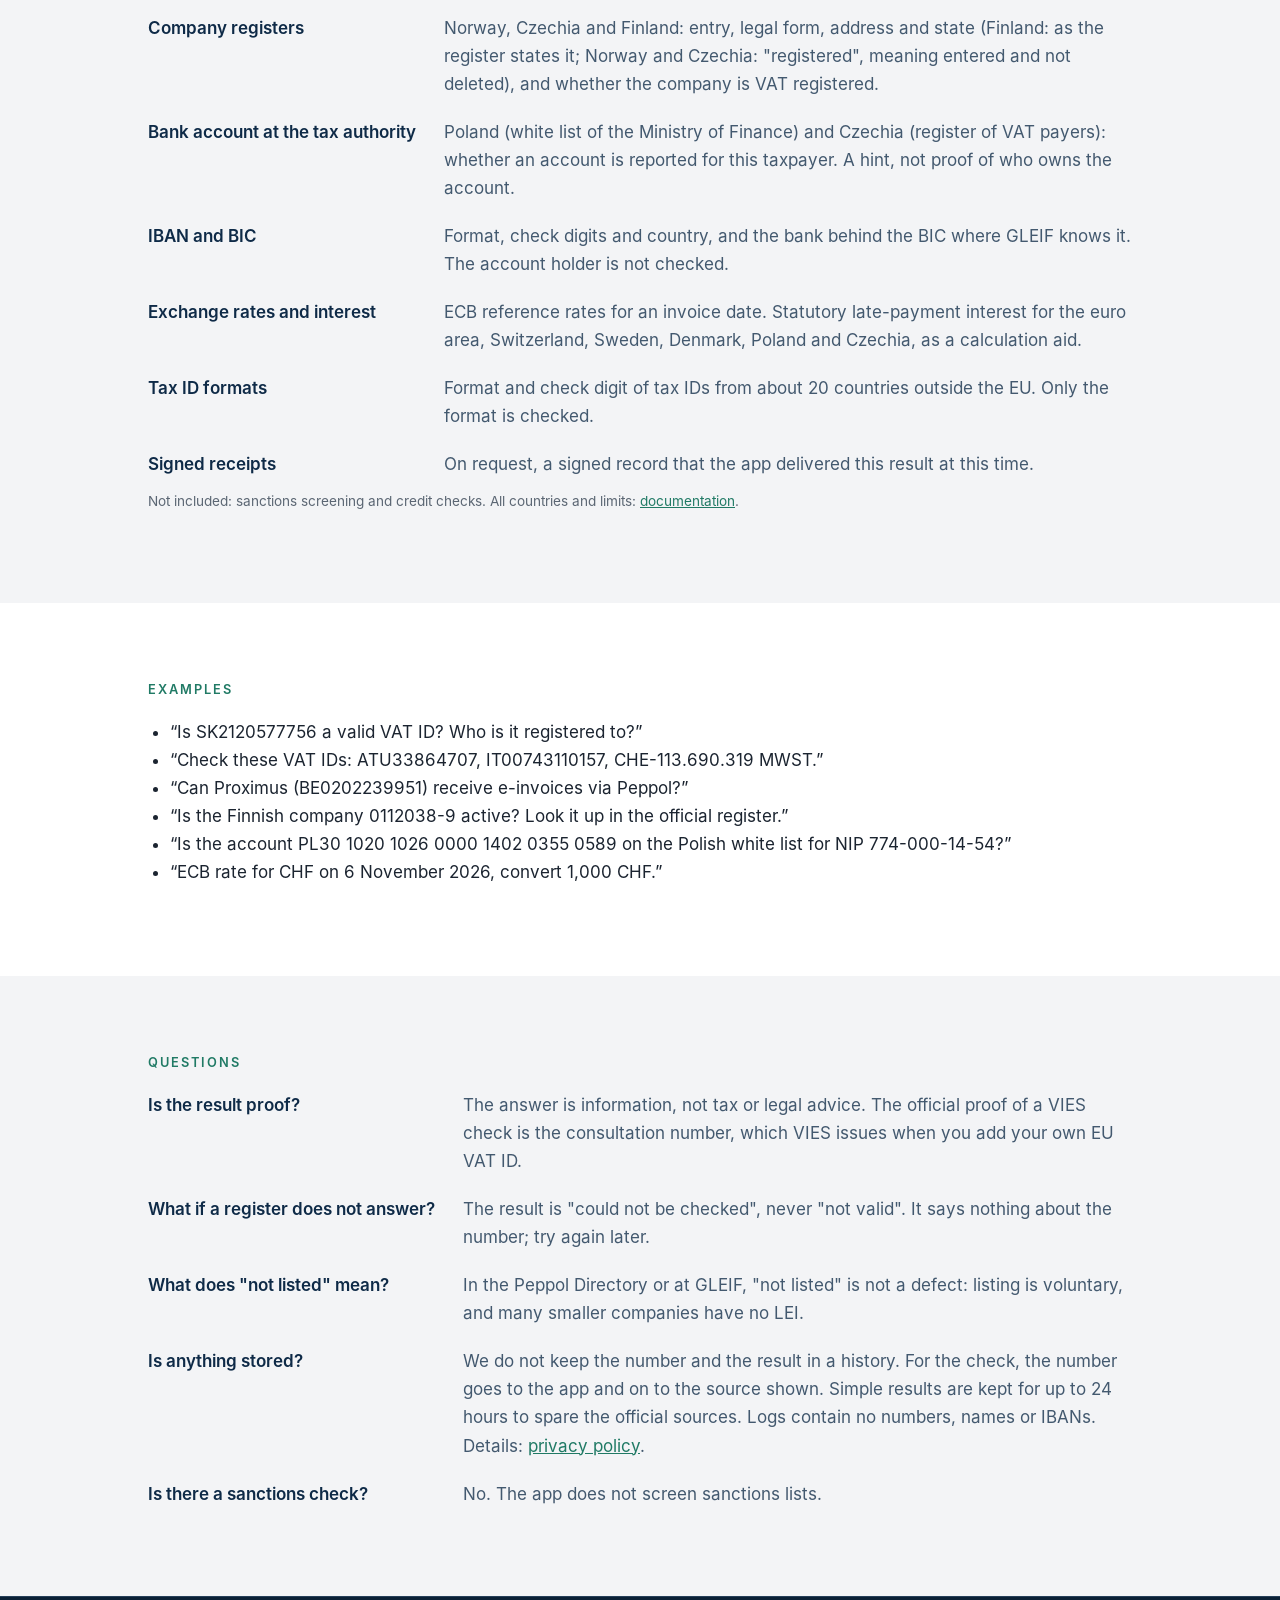
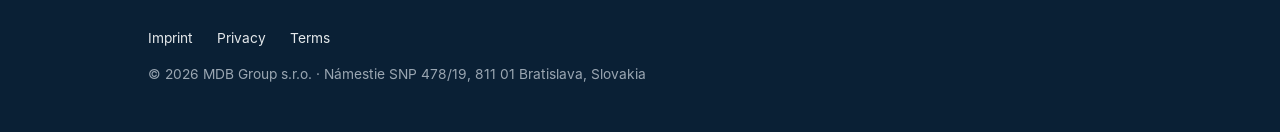
<file: apps/b2b-check/index.html>
<!DOCTYPE html>
<html lang="en">
<head>
<meta charset="utf-8">
<meta http-equiv="Content-Security-Policy" content="default-src 'none'; script-src 'self'; style-src 'self'; img-src 'self' data:; font-src 'self'; manifest-src 'self'; connect-src https://b2b.mdb-group.info; base-uri 'none'; form-action 'none'">
<meta name="referrer" content="strict-origin-when-cross-origin">
<link rel="icon" href="/favicon.ico" sizes="48x48">
<link rel="icon" href="/favicon.svg" type="image/svg+xml">
<link rel="icon" href="/favicon-32.png" sizes="32x32" type="image/png">
<link rel="apple-touch-icon" href="/apple-touch-icon.png">
<link rel="manifest" href="/site.webmanifest">
<meta name="theme-color" content="#0E2A47">
<link rel="canonical" href="https://mdb-group.info/apps/b2b-check/">
<meta property="og:type" content="website">
<meta property="og:site_name" content="MDB Group">
<meta property="og:title" content="MDB B2B Check – MDB Group">
<meta property="og:description" content="MDB B2B Check checks business partners live in official registers: EU VAT IDs, Swiss UIDs, EORI, Peppol, LEI, company registers and more, with source and time.">
<meta property="og:url" content="https://mdb-group.info/apps/b2b-check/">
<meta property="og:image" content="https://mdb-group.info/og-image.png">
<meta property="og:image:width" content="1200">
<meta property="og:image:height" content="630">
<meta name="twitter:card" content="summary_large_image">
<meta name="viewport" content="width=device-width, initial-scale=1">
<title>MDB B2B Check – MDB Group</title>
<meta name="description" content="MDB B2B Check checks business partners live in official registers: EU VAT IDs, Swiss UIDs, EORI, Peppol, LEI, company registers and more, with source and time.">
<link rel="stylesheet" href="/assets/site.css">
<script src="/assets/lang.js"></script>
<script src="/assets/try.js"></script>
</head>
<body class="home app">
<a class="skip" href="#main"><span lang="en">Skip to content</span><span lang="de">Zum Inhalt</span></a>
<header><div class="wrap">
<a class="logo" href="/" aria-label="MDB Group, home"><svg aria-hidden="true" focusable="false" xmlns="http://www.w3.org/2000/svg" viewBox="3.5 25.6 563.0 104.6"><path d="M80.7 30.5V100.0H69.3V52.4L48.1 100.0H40.2L18.900000000000002 52.4V100.0H7.5V30.5H19.8L44.2 85.0L68.5 30.5ZM153.3 65.5Q153.3 76.1 148.75 83.9Q144.2 91.7 135.85 95.85Q127.5 100.0 116.4 100.0H93.7V30.5H116.4Q127.5 30.5 135.85 34.75Q144.2 39.0 148.75 46.95Q153.3 54.9 153.3 65.5ZM141.60000000000002 65.5Q141.60000000000002 53.4 135.10000000000002 46.599999999999994Q128.60000000000002 39.8 116.4 39.8H105.10000000000001V90.7H116.4Q128.60000000000002 90.7 135.10000000000002 84.1Q141.60000000000002 77.5 141.60000000000002 65.5ZM213.20000000000002 81.3Q213.20000000000002 86.6 210.45000000000002 90.85Q207.70000000000002 95.1 202.5 97.55Q197.3 100.0 190.40000000000003 100.0H162.60000000000002V30.5H189.10000000000002Q196.20000000000002 30.5 201.3 32.9Q206.40000000000003 35.3 209.00000000000003 39.349999999999994Q211.60000000000002 43.4 211.60000000000002 48.4Q211.60000000000002 54.4 208.40000000000003 58.4Q205.20000000000002 62.4 199.8 64.3Q205.40000000000003 65.3 209.3 70.19999999999999Q213.20000000000002 75.1 213.20000000000002 81.3ZM174.00000000000003 59.699999999999996H188.10000000000002Q193.70000000000002 59.699999999999996 196.85000000000002 57.14999999999999Q200.00000000000003 54.599999999999994 200.00000000000003 49.8Q200.00000000000003 45.099999999999994 196.85000000000002 42.449999999999996Q193.70000000000002 39.8 188.10000000000002 39.8H174.00000000000003ZM201.8 80.1Q201.8 75.0 198.3 72.0Q194.8 69.0 189.00000000000003 69.0H174.00000000000003V90.7H189.40000000000003Q195.20000000000002 90.7 198.5 87.9Q201.8 85.1 201.8 80.1ZM297.90000000000003 50.5Q295.20000000000005 45.3 290.40000000000003 42.65Q285.6 40.0 279.3 40.0Q272.40000000000003 40.0 267.0 43.099999999999994Q261.6 46.199999999999996 258.55 51.89999999999999Q255.50000000000003 57.599999999999994 255.50000000000003 65.1Q255.50000000000003 72.6 258.55 78.35Q261.6 84.1 267.0 87.19999999999999Q272.40000000000003 90.3 279.3 90.3Q288.6 90.3 294.40000000000003 85.1Q300.20000000000005 79.9 301.5 71.0H275.40000000000003V61.9H313.70000000000005V70.8Q312.6 78.9 307.95000000000005 85.7Q303.3 92.5 295.85 96.55Q288.40000000000003 100.6 279.3 100.6Q269.5 100.6 261.4 96.05Q253.3 91.5 248.55 83.4Q243.8 75.3 243.8 65.1Q243.8 54.9 248.55 46.8Q253.3 38.699999999999996 261.45000000000005 34.14999999999999Q269.6 29.599999999999994 279.3 29.599999999999994Q290.40000000000003 29.599999999999994 299.05000000000007 35.05Q307.70000000000005 40.5 311.6 50.5ZM350.8 44.0V55.8H347.90000000000003Q341.20000000000005 55.8 337.75 59.2Q334.3 62.6 334.3 71.0V100.0H322.90000000000003V44.9H334.3V52.9Q336.8 48.699999999999996 340.95000000000005 46.349999999999994Q345.1 44.0 350.8 44.0ZM355.6000000000001 72.4Q355.6000000000001 64.0 359.30000000000007 57.5Q363.00000000000006 51.0 369.4000000000001 47.5Q375.80000000000007 44.0 383.70000000000005 44.0Q391.6000000000001 44.0 398.0000000000001 47.5Q404.4000000000001 51.0 408.1000000000001 57.5Q411.80000000000007 64.0 411.80000000000007 72.4Q411.80000000000007 80.8 408.00000000000006 87.3Q404.20000000000005 93.8 397.6500000000001 97.35Q391.1000000000001 100.9 383.20000000000005 100.9Q375.4000000000001 100.9 369.1000000000001 97.35Q362.80000000000007 93.8 359.20000000000005 87.35Q355.6000000000001 80.9 355.6000000000001 72.4ZM400.1000000000001 72.4Q400.1000000000001 66.4 397.80000000000007 62.25Q395.50000000000006 58.099999999999994 391.70000000000005 56.0Q387.9000000000001 53.9 383.50000000000006 53.9Q379.1000000000001 53.9 375.3500000000001 56.0Q371.6000000000001 58.099999999999994 369.4000000000001 62.25Q367.20000000000005 66.4 367.20000000000005 72.4Q367.20000000000005 81.3 371.75000000000006 86.15Q376.30000000000007 91.0 383.20000000000005 91.0Q387.6000000000001 91.0 391.45000000000005 88.9Q395.30000000000007 86.8 397.70000000000005 82.6Q400.1000000000001 78.4 400.1000000000001 72.4ZM471.0000000000001 44.9V100.0H459.6000000000001V93.5Q456.9000000000001 96.9 452.55000000000007 98.85Q448.2000000000001 100.8 443.30000000000007 100.8Q436.80000000000007 100.8 431.6500000000001 98.1Q426.50000000000006 95.4 423.55000000000007 90.1Q420.6000000000001 84.8 420.6000000000001 77.3V44.9H431.9000000000001V75.6Q431.9000000000001 83.0 435.6000000000001 86.95Q439.30000000000007 90.9 445.7000000000001 90.9Q452.1000000000001 90.9 455.8500000000001 86.95Q459.6000000000001 83.0 459.6000000000001 75.6V44.9ZM514.6000000000001 44.0Q521.8000000000001 44.0 527.7500000000001 47.55Q533.7000000000002 51.099999999999994 537.1000000000001 57.5Q540.5000000000001 63.9 540.5000000000001 72.2Q540.5000000000001 80.5 537.1000000000001 87.05Q533.7000000000002 93.6 527.7500000000001 97.25Q521.8000000000001 100.9 514.6000000000001 100.9Q508.3000000000001 100.9 503.4000000000001 98.35Q498.5000000000001 95.8 495.4000000000001 92.0V126.2H484.0000000000001V44.9H495.4000000000001V53.0Q498.3000000000001 49.199999999999996 503.3000000000001 46.599999999999994Q508.3000000000001 44.0 514.6000000000001 44.0ZM512.1000000000001 53.9Q507.8000000000001 53.9 503.95000000000016 56.099999999999994Q500.10000000000014 58.3 497.7500000000001 62.49999999999999Q495.4000000000001 66.69999999999999 495.4000000000001 72.4Q495.4000000000001 78.1 497.7500000000001 82.35Q500.10000000000014 86.6 503.95000000000016 88.8Q507.8000000000001 91.0 512.1000000000001 91.0Q516.5000000000001 91.0 520.3500000000001 88.75Q524.2000000000002 86.5 526.5500000000002 82.2Q528.9000000000001 77.9 528.9000000000001 72.2Q528.9000000000001 66.5 526.5500000000002 62.349999999999994Q524.2000000000002 58.199999999999996 520.3500000000001 56.05Q516.5000000000001 53.9 512.1000000000001 53.9Z" fill="#0E2A47"/><rect x="547.5" y="88.0" width="12" height="12" fill="#2FB58E"/></svg></a>
<nav aria-label="Main"><a href="/"><span lang="en">Home</span><span lang="de">Start</span></a><a href="/apps/" aria-current="page"><span lang="en">Apps</span><span lang="de">Apps</span></a><a href="/imprint.html"><span lang="en">Imprint</span><span lang="de">Impressum</span></a><a href="/privacy.html"><span lang="en">Privacy</span><span lang="de">Datenschutz</span></a><a href="/terms.html"><span lang="en">Terms</span><span lang="de">Nutzungsbedingungen</span></a></nav>
<div class="lang" role="group" aria-label="Language"><button type="button" data-l="en">EN</button><button type="button" data-l="de">DE</button></div>
</div></header>
<main id="main"><div lang="en">
<section class="hero product"><div class="wrap"><div>
<p class="eyebrow">MDB B2B Check</p>
<h1>Check business partners before you order, deliver or pay.</h1>
<p class="lead">Live in official registers. In Claude, in any assistant that supports remote MCP servers, in the browser or from your own program. No account and no sign-in.</p>
<div class="btns"><a class="btn" href="/apps/b2b-check/connect/">Connect with Claude</a><a class="btn2" href="https://b2b.mdb-group.info/">Open the web check</a></div>
</div>
<div class="try"><p class="label">Try it now</p>
<form class="try-form" novalidate><input type="text" name="vat_id" value="SK2120577756" maxlength="60" autocomplete="off" spellcheck="false" aria-label="VAT ID or Swiss UID"><button type="submit">Check</button></form>
<noscript><p>Try it in the web check: <a href="https://b2b.mdb-group.info/">b2b.mdb-group.info</a></p></noscript>
<div class="out" aria-live="polite"></div>
<p class="hint">We do not keep the number and the result in a history. For the check, the number goes from your browser to the app and on to the source shown. Simple results are kept for up to 24 hours to spare the official sources. Information only, not tax or legal advice.</p></div>
</div></section>
<section class="section"><div class="wrap"><div class="cards">
<div class="card"><h2>What is checked</h2><p>VAT IDs, Swiss UIDs, EORI customs numbers, Peppol e-invoicing, LEI, company registers, bank accounts reported to the tax authority, IBAN and BIC, exchange rates and late-payment interest.</p></div>
<div class="card"><h2>Where it runs</h2><p>In Claude as a custom connector, in any assistant that supports remote MCP servers, in the browser at b2b.mdb-group.info, and through an HTTP interface for your own programs.</p></div>
<div class="card"><h2>How you can check it yourself</h2><p>Every answer shows the source and the time, whether the register was asked live or the answer came from the cache, and a link to the page where you can repeat the check by hand.</p></div>
</div></div></section>
<section class="section tint"><div class="wrap"><p class="label">What is checked, in detail</p>
<dl class="facts">
<dt>EU VAT IDs and Swiss UIDs</dt><dd>All 27 EU member states and Northern Ireland (XI) in VIES of the European Commission, with name and address where the country publishes them; with your own EU VAT ID, VIES issues an official consultation number. Swiss UIDs in the UID register, also by company name.</dd>
<dt>EORI</dt><dd>EU customs numbers in the EORI service of the European Commission.</dd>
<dt>Peppol e-invoicing</dt><dd>The Peppol Directory and the Peppol network itself, so companies that are not listed in the directory are found too. "Not listed" is not a defect: listing is voluntary.</dd>
<dt>LEI</dt><dd>Legal Entity Identifier with direct and ultimate parent company (GLEIF).</dd>
<dt>Full partner check</dt><dd>VAT ID, EORI, Peppol and LEI in one report, each part with its own source and status.</dd>
<dt>Company registers</dt><dd>Norway, Czechia and Finland: entry, legal form, address and state (Finland: as the register states it; Norway and Czechia: "registered", meaning entered and not deleted), and whether the company is VAT registered.</dd>
<dt>Bank account at the tax authority</dt><dd>Poland (white list of the Ministry of Finance) and Czechia (register of VAT payers): whether an account is reported for this taxpayer. A hint, not proof of who owns the account.</dd>
<dt>IBAN and BIC</dt><dd>Format, check digits and country, and the bank behind the BIC where GLEIF knows it. The account holder is not checked.</dd>
<dt>Exchange rates and interest</dt><dd>ECB reference rates for an invoice date. Statutory late-payment interest for the euro area, Switzerland, Sweden, Denmark, Poland and Czechia, as a calculation aid.</dd>
<dt>Tax ID formats</dt><dd>Format and check digit of tax IDs from about 20 countries outside the EU. Only the format is checked.</dd>
<dt>Signed receipts</dt><dd>On request, a signed record that the app delivered this result at this time.</dd>
</dl>
<p class="note">Not included: sanctions screening and credit checks. All countries and limits: <a href="https://b2b.mdb-group.info/docs">documentation</a>.</p>
</div></section>
<section class="section"><div class="wrap"><p class="label">Examples</p>
<ul>
<li>“Is SK2120577756 a valid VAT ID? Who is it registered to?”</li>
<li>“Check these VAT IDs: ATU33864707, IT00743110157, CHE-113.690.319 MWST.”</li>
<li>“Can Proximus (BE0202239951) receive e-invoices via Peppol?”</li>
<li>“Is the Finnish company 0112038-9 active? Look it up in the official register.”</li>
<li>“Is the account PL30 1020 1026 0000 1402 0355 0589 on the Polish white list for NIP 774-000-14-54?”</li>
<li>“ECB rate for CHF on 6 November 2026, convert 1,000 CHF.”</li>
</ul></div></section>
<section class="section tint"><div class="wrap"><p class="label">Questions</p>
<dl class="facts">
<dt>Is the result proof?</dt><dd>The answer is information, not tax or legal advice. The official proof of a VIES check is the consultation number, which VIES issues when you add your own EU VAT ID.</dd>
<dt>What if a register does not answer?</dt><dd>The result is "could not be checked", never "not valid". It says nothing about the number; try again later.</dd>
<dt>What does "not listed" mean?</dt><dd>In the Peppol Directory or at GLEIF, "not listed" is not a defect: listing is voluntary, and many smaller companies have no LEI.</dd>
<dt>Is anything stored?</dt><dd>We do not keep the number and the result in a history. For the check, the number goes to the app and on to the source shown. Simple results are kept for up to 24 hours to spare the official sources. Logs contain no numbers, names or IBANs. Details: <a href="/privacy.html#b2b-check">privacy policy</a>.</dd>
<dt>Is there a sanctions check?</dt><dd>No. The app does not screen sanctions lists.</dd>
</dl></div></section>
</div>
<div lang="de">
<section class="hero product"><div class="wrap"><div>
<p class="eyebrow">MDB B2B Check</p>
<h1>Geschäftspartner prüfen, bevor Sie bestellen, liefern oder zahlen.</h1>
<p class="lead">Live in amtlichen Registern. In Claude, in jedem Assistenten mit Unterstützung für entfernte MCP-Server, im Browser oder aus Ihrem eigenen Programm. Ohne Konto und ohne Anmeldung.</p>
<div class="btns"><a class="btn" href="/apps/b2b-check/connect/">Mit Claude verbinden</a><a class="btn2" href="https://b2b.mdb-group.info/">Web-Prüfung öffnen</a></div>
</div>
<div class="try"><p class="label">Gleich ausprobieren</p>
<form class="try-form" novalidate><input type="text" name="vat_id" value="SK2120577756" maxlength="60" autocomplete="off" spellcheck="false" aria-label="USt-IdNr. oder Schweizer UID"><button type="submit">Prüfen</button></form>
<noscript><p>Ausprobieren in der Web-Prüfung: <a href="https://b2b.mdb-group.info/">b2b.mdb-group.info</a></p></noscript>
<div class="out" aria-live="polite"></div>
<p class="hint">Wir legen Nummer und Ergebnis nicht in einem Verlauf ab. Für die Prüfung geht die Nummer von Ihrem Browser an die App und weiter an die angezeigte Quelle. Einfache Ergebnisse bleiben bis 24 Stunden im Zwischenspeicher, um die amtlichen Quellen zu schonen. Nur zur Information, keine Steuer- oder Rechtsberatung.</p></div>
</div></section>
<section class="section"><div class="wrap"><div class="cards">
<div class="card"><h2>Was geprüft wird</h2><p>USt-IdNr., Schweizer UID, EORI-Zollnummern, Peppol-E-Rechnung, LEI, Firmenregister, Bankkonten beim Finanzamt, IBAN und BIC, Wechselkurse und Verzugszinsen.</p></div>
<div class="card"><h2>Wo es läuft</h2><p>In Claude als eigener Connector, in jedem Assistenten mit Unterstützung für entfernte MCP-Server, im Browser unter b2b.mdb-group.info und über eine HTTP-Schnittstelle für Ihre eigenen Programme.</p></div>
<div class="card"><h2>Wie Sie selbst nachprüfen</h2><p>Jede Antwort zeigt Quelle und Zeitpunkt, ob das Register live gefragt wurde oder die Antwort aus dem Zwischenspeicher kommt, und einen Link zur Seite, auf der Sie die Prüfung von Hand wiederholen können.</p></div>
</div></div></section>
<section class="section tint"><div class="wrap"><p class="label">Was geprüft wird, im Einzelnen</p>
<dl class="facts">
<dt>EU-USt-IdNr. und Schweizer UID</dt><dd>Alle 27 EU-Staaten und Nordirland (XI) in VIES der EU-Kommission, mit Name und Adresse, wo das Land sie veröffentlicht; mit Ihrer eigenen EU-USt-IdNr. vergibt VIES eine amtliche Konsultationsnummer. Schweizer UID im UID-Register, auch nach Firmenname.</dd>
<dt>EORI</dt><dd>EU-Zollnummern im EORI-Dienst der EU-Kommission.</dd>
<dt>Peppol-E-Rechnung</dt><dd>Das Peppol-Verzeichnis und das Peppol-Netz selbst, so dass auch Firmen gefunden werden, die nicht im Verzeichnis stehen. «Nicht gelistet» ist kein Mangel: der Eintrag ist freiwillig.</dd>
<dt>LEI</dt><dd>Legal Entity Identifier mit direkter und oberster Muttergesellschaft (GLEIF).</dd>
<dt>Ganzer Partner-Check</dt><dd>USt-IdNr., EORI, Peppol und LEI in einem Bericht, jeder Teil mit eigener Quelle und eigenem Status.</dd>
<dt>Firmenregister</dt><dd>Norwegen, Tschechien und Finnland: Eintrag, Rechtsform, Adresse und Zustand (Finnland: wie das Register ihn angibt; Norwegen und Tschechien: «registered», das heisst eingetragen und nicht gelöscht), dazu ob die Firma für die Mehrwertsteuer registriert ist.</dd>
<dt>Bankkonto beim Finanzamt</dt><dd>Polen (weisse Liste des Finanzministeriums) und Tschechien (Register der Mehrwertsteuerzahler): ob ein Konto für diesen Steuerpflichtigen gemeldet ist. Ein Hinweis, kein Beweis, wem das Konto gehört.</dd>
<dt>IBAN und BIC</dt><dd>Format, Prüfziffern und Land, und die Bank hinter dem BIC, wo GLEIF sie kennt. Der Kontoinhaber wird nicht geprüft.</dd>
<dt>Wechselkurse und Zinsen</dt><dd>EZB-Referenzkurse zum Rechnungsdatum. Gesetzlicher Verzugszins für den Euroraum, die Schweiz, Schweden, Dänemark, Polen und Tschechien, als Rechenhilfe.</dd>
<dt>Formate von Steuernummern</dt><dd>Format und Prüfziffer von Steuernummern aus rund 20 Ländern ausserhalb der EU. Geprüft wird nur das Format.</dd>
<dt>Signierte Belege</dt><dd>Auf Wunsch ein signierter Nachweis, dass die App dieses Ergebnis zu diesem Zeitpunkt geliefert hat.</dd>
</dl>
<p class="note">Nicht enthalten: Sanktionsprüfung und Bonitätsprüfung. Alle Länder und Grenzen: <a href="https://b2b.mdb-group.info/docs">Dokumentation</a> (Englisch).</p>
</div></section>
<section class="section"><div class="wrap"><p class="label">Beispiele</p>
<ul>
<li>«Ist SK2120577756 eine gültige USt-IdNr.? Auf wen ist sie eingetragen?»</li>
<li>«Prüfe diese USt-IdNr.: ATU33864707, IT00743110157, CHE-113.690.319 MWST.»</li>
<li>«Kann Proximus (BE0202239951) E-Rechnungen über Peppol empfangen?»</li>
<li>«Ist die finnische Firma 0112038-9 aktiv? Schau im amtlichen Register nach.»</li>
<li>«Steht das Konto PL30 1020 1026 0000 1402 0355 0589 für die NIP 774-000-14-54 auf der polnischen weissen Liste?»</li>
<li>«EZB-Kurs für CHF am 6. November 2026, rechne 1'000 CHF um.»</li>
</ul></div></section>
<section class="section tint"><div class="wrap"><p class="label">Fragen</p>
<dl class="facts">
<dt>Ist das Ergebnis ein Nachweis?</dt><dd>Die Antwort ist eine Information, keine Steuer- oder Rechtsberatung. Der amtliche Nachweis einer VIES-Prüfung ist die Konsultationsnummer, die VIES vergibt, wenn Sie Ihre eigene EU-USt-IdNr. angeben.</dd>
<dt>Was, wenn ein Register nicht antwortet?</dt><dd>Das Ergebnis lautet «nicht prüfbar», nie «ungültig». Es sagt nichts über die Nummer; bitte später nochmals versuchen.</dd>
<dt>Was heisst «nicht gelistet»?</dt><dd>Im Peppol-Verzeichnis oder bei GLEIF ist «nicht gelistet» kein Mangel: der Eintrag ist freiwillig, und viele kleinere Firmen haben keine LEI.</dd>
<dt>Wird etwas gespeichert?</dt><dd>Wir legen Nummer und Ergebnis nicht in einem Verlauf ab. Für die Prüfung geht die Nummer an die App und weiter an die angezeigte Quelle. Einfache Ergebnisse bleiben bis 24 Stunden im Zwischenspeicher, um die amtlichen Quellen zu schonen. In den Protokollen stehen keine Nummern, Namen oder IBANs. Einzelheiten: <a href="/privacy.html#b2b-check">Datenschutzerklärung</a>.</dd>
<dt>Gibt es eine Sanktionsprüfung?</dt><dd>Nein. Die App prüft keine Sanktionslisten.</dd>
</dl></div></section>
</div></main>
<footer><div class="wrap"><a href="/imprint.html"><span lang="en">Imprint</span><span lang="de">Impressum</span></a><a href="/privacy.html"><span lang="en">Privacy</span><span lang="de">Datenschutz</span></a><a href="/terms.html"><span lang="en">Terms</span><span lang="de">Nutzungsbedingungen</span></a><p>© 2026 MDB Group s.r.o. · Námestie SNP 478/19, 811 01 Bratislava, Slovakia</p></div></footer>
</body>
</html>
</file>
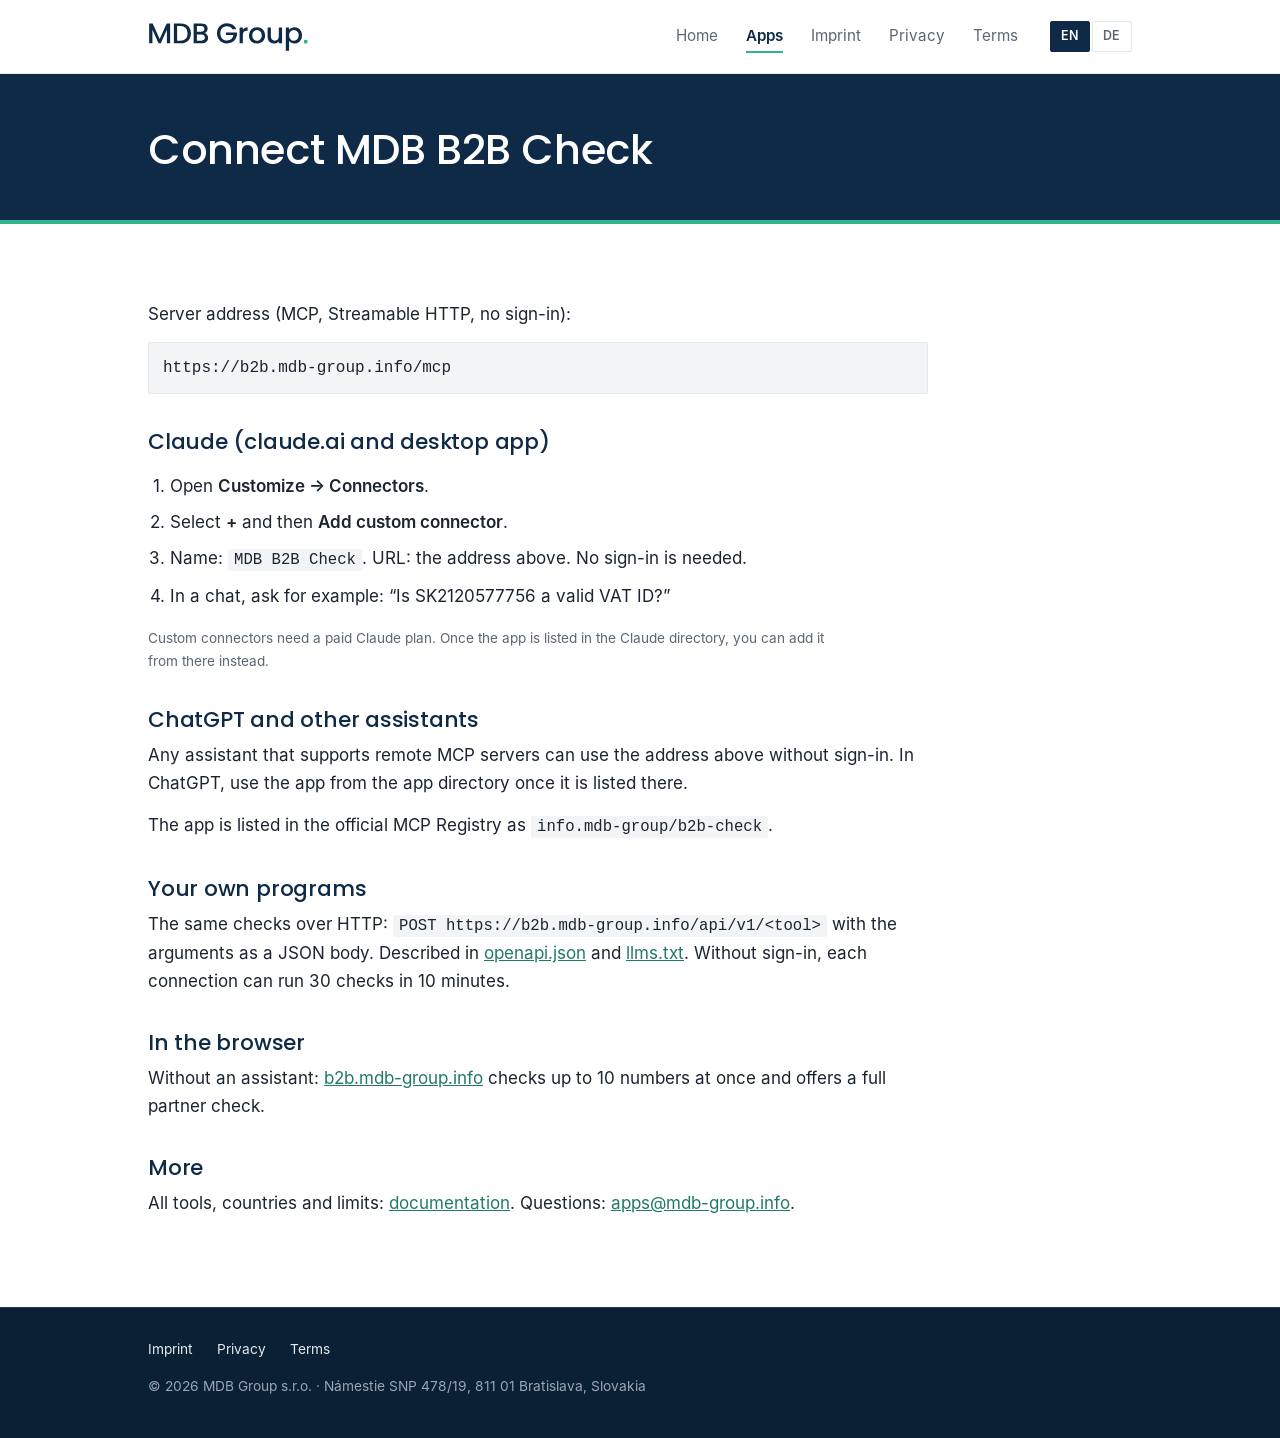
<file: apps/b2b-check/connect/index.html>
<!DOCTYPE html>
<html lang="en">
<head>
<meta charset="utf-8">
<meta http-equiv="Content-Security-Policy" content="default-src 'none'; script-src 'self'; style-src 'self'; img-src 'self' data:; font-src 'self'; manifest-src 'self'; base-uri 'none'; form-action 'none'">
<meta name="referrer" content="strict-origin-when-cross-origin">
<link rel="icon" href="/favicon.ico" sizes="48x48">
<link rel="icon" href="/favicon.svg" type="image/svg+xml">
<link rel="icon" href="/favicon-32.png" sizes="32x32" type="image/png">
<link rel="apple-touch-icon" href="/apple-touch-icon.png">
<link rel="manifest" href="/site.webmanifest">
<meta name="theme-color" content="#0E2A47">
<link rel="canonical" href="https://mdb-group.info/apps/b2b-check/connect/">
<meta property="og:type" content="website">
<meta property="og:site_name" content="MDB Group">
<meta property="og:title" content="Connect MDB B2B Check – MDB Group">
<meta property="og:description" content="How to connect MDB B2B Check to Claude and other assistants that support remote MCP servers, or use it from your own program.">
<meta property="og:url" content="https://mdb-group.info/apps/b2b-check/connect/">
<meta property="og:image" content="https://mdb-group.info/og-image.png">
<meta property="og:image:width" content="1200">
<meta property="og:image:height" content="630">
<meta name="twitter:card" content="summary_large_image">
<meta name="viewport" content="width=device-width, initial-scale=1">
<title>Connect MDB B2B Check – MDB Group</title>
<meta name="description" content="How to connect MDB B2B Check to Claude and other assistants that support remote MCP servers, or use it from your own program.">
<link rel="stylesheet" href="/assets/site.css">
<script src="/assets/lang.js"></script>
</head>
<body class="home app">
<a class="skip" href="#main"><span lang="en">Skip to content</span><span lang="de">Zum Inhalt</span></a>
<header><div class="wrap">
<a class="logo" href="/" aria-label="MDB Group, home"><svg aria-hidden="true" focusable="false" xmlns="http://www.w3.org/2000/svg" viewBox="3.5 25.6 563.0 104.6"><path d="M80.7 30.5V100.0H69.3V52.4L48.1 100.0H40.2L18.900000000000002 52.4V100.0H7.5V30.5H19.8L44.2 85.0L68.5 30.5ZM153.3 65.5Q153.3 76.1 148.75 83.9Q144.2 91.7 135.85 95.85Q127.5 100.0 116.4 100.0H93.7V30.5H116.4Q127.5 30.5 135.85 34.75Q144.2 39.0 148.75 46.95Q153.3 54.9 153.3 65.5ZM141.60000000000002 65.5Q141.60000000000002 53.4 135.10000000000002 46.599999999999994Q128.60000000000002 39.8 116.4 39.8H105.10000000000001V90.7H116.4Q128.60000000000002 90.7 135.10000000000002 84.1Q141.60000000000002 77.5 141.60000000000002 65.5ZM213.20000000000002 81.3Q213.20000000000002 86.6 210.45000000000002 90.85Q207.70000000000002 95.1 202.5 97.55Q197.3 100.0 190.40000000000003 100.0H162.60000000000002V30.5H189.10000000000002Q196.20000000000002 30.5 201.3 32.9Q206.40000000000003 35.3 209.00000000000003 39.349999999999994Q211.60000000000002 43.4 211.60000000000002 48.4Q211.60000000000002 54.4 208.40000000000003 58.4Q205.20000000000002 62.4 199.8 64.3Q205.40000000000003 65.3 209.3 70.19999999999999Q213.20000000000002 75.1 213.20000000000002 81.3ZM174.00000000000003 59.699999999999996H188.10000000000002Q193.70000000000002 59.699999999999996 196.85000000000002 57.14999999999999Q200.00000000000003 54.599999999999994 200.00000000000003 49.8Q200.00000000000003 45.099999999999994 196.85000000000002 42.449999999999996Q193.70000000000002 39.8 188.10000000000002 39.8H174.00000000000003ZM201.8 80.1Q201.8 75.0 198.3 72.0Q194.8 69.0 189.00000000000003 69.0H174.00000000000003V90.7H189.40000000000003Q195.20000000000002 90.7 198.5 87.9Q201.8 85.1 201.8 80.1ZM297.90000000000003 50.5Q295.20000000000005 45.3 290.40000000000003 42.65Q285.6 40.0 279.3 40.0Q272.40000000000003 40.0 267.0 43.099999999999994Q261.6 46.199999999999996 258.55 51.89999999999999Q255.50000000000003 57.599999999999994 255.50000000000003 65.1Q255.50000000000003 72.6 258.55 78.35Q261.6 84.1 267.0 87.19999999999999Q272.40000000000003 90.3 279.3 90.3Q288.6 90.3 294.40000000000003 85.1Q300.20000000000005 79.9 301.5 71.0H275.40000000000003V61.9H313.70000000000005V70.8Q312.6 78.9 307.95000000000005 85.7Q303.3 92.5 295.85 96.55Q288.40000000000003 100.6 279.3 100.6Q269.5 100.6 261.4 96.05Q253.3 91.5 248.55 83.4Q243.8 75.3 243.8 65.1Q243.8 54.9 248.55 46.8Q253.3 38.699999999999996 261.45000000000005 34.14999999999999Q269.6 29.599999999999994 279.3 29.599999999999994Q290.40000000000003 29.599999999999994 299.05000000000007 35.05Q307.70000000000005 40.5 311.6 50.5ZM350.8 44.0V55.8H347.90000000000003Q341.20000000000005 55.8 337.75 59.2Q334.3 62.6 334.3 71.0V100.0H322.90000000000003V44.9H334.3V52.9Q336.8 48.699999999999996 340.95000000000005 46.349999999999994Q345.1 44.0 350.8 44.0ZM355.6000000000001 72.4Q355.6000000000001 64.0 359.30000000000007 57.5Q363.00000000000006 51.0 369.4000000000001 47.5Q375.80000000000007 44.0 383.70000000000005 44.0Q391.6000000000001 44.0 398.0000000000001 47.5Q404.4000000000001 51.0 408.1000000000001 57.5Q411.80000000000007 64.0 411.80000000000007 72.4Q411.80000000000007 80.8 408.00000000000006 87.3Q404.20000000000005 93.8 397.6500000000001 97.35Q391.1000000000001 100.9 383.20000000000005 100.9Q375.4000000000001 100.9 369.1000000000001 97.35Q362.80000000000007 93.8 359.20000000000005 87.35Q355.6000000000001 80.9 355.6000000000001 72.4ZM400.1000000000001 72.4Q400.1000000000001 66.4 397.80000000000007 62.25Q395.50000000000006 58.099999999999994 391.70000000000005 56.0Q387.9000000000001 53.9 383.50000000000006 53.9Q379.1000000000001 53.9 375.3500000000001 56.0Q371.6000000000001 58.099999999999994 369.4000000000001 62.25Q367.20000000000005 66.4 367.20000000000005 72.4Q367.20000000000005 81.3 371.75000000000006 86.15Q376.30000000000007 91.0 383.20000000000005 91.0Q387.6000000000001 91.0 391.45000000000005 88.9Q395.30000000000007 86.8 397.70000000000005 82.6Q400.1000000000001 78.4 400.1000000000001 72.4ZM471.0000000000001 44.9V100.0H459.6000000000001V93.5Q456.9000000000001 96.9 452.55000000000007 98.85Q448.2000000000001 100.8 443.30000000000007 100.8Q436.80000000000007 100.8 431.6500000000001 98.1Q426.50000000000006 95.4 423.55000000000007 90.1Q420.6000000000001 84.8 420.6000000000001 77.3V44.9H431.9000000000001V75.6Q431.9000000000001 83.0 435.6000000000001 86.95Q439.30000000000007 90.9 445.7000000000001 90.9Q452.1000000000001 90.9 455.8500000000001 86.95Q459.6000000000001 83.0 459.6000000000001 75.6V44.9ZM514.6000000000001 44.0Q521.8000000000001 44.0 527.7500000000001 47.55Q533.7000000000002 51.099999999999994 537.1000000000001 57.5Q540.5000000000001 63.9 540.5000000000001 72.2Q540.5000000000001 80.5 537.1000000000001 87.05Q533.7000000000002 93.6 527.7500000000001 97.25Q521.8000000000001 100.9 514.6000000000001 100.9Q508.3000000000001 100.9 503.4000000000001 98.35Q498.5000000000001 95.8 495.4000000000001 92.0V126.2H484.0000000000001V44.9H495.4000000000001V53.0Q498.3000000000001 49.199999999999996 503.3000000000001 46.599999999999994Q508.3000000000001 44.0 514.6000000000001 44.0ZM512.1000000000001 53.9Q507.8000000000001 53.9 503.95000000000016 56.099999999999994Q500.10000000000014 58.3 497.7500000000001 62.49999999999999Q495.4000000000001 66.69999999999999 495.4000000000001 72.4Q495.4000000000001 78.1 497.7500000000001 82.35Q500.10000000000014 86.6 503.95000000000016 88.8Q507.8000000000001 91.0 512.1000000000001 91.0Q516.5000000000001 91.0 520.3500000000001 88.75Q524.2000000000002 86.5 526.5500000000002 82.2Q528.9000000000001 77.9 528.9000000000001 72.2Q528.9000000000001 66.5 526.5500000000002 62.349999999999994Q524.2000000000002 58.199999999999996 520.3500000000001 56.05Q516.5000000000001 53.9 512.1000000000001 53.9Z" fill="#0E2A47"/><rect x="547.5" y="88.0" width="12" height="12" fill="#2FB58E"/></svg></a>
<nav aria-label="Main"><a href="/"><span lang="en">Home</span><span lang="de">Start</span></a><a href="/apps/" aria-current="page"><span lang="en">Apps</span><span lang="de">Apps</span></a><a href="/imprint.html"><span lang="en">Imprint</span><span lang="de">Impressum</span></a><a href="/privacy.html"><span lang="en">Privacy</span><span lang="de">Datenschutz</span></a><a href="/terms.html"><span lang="en">Terms</span><span lang="de">Nutzungsbedingungen</span></a></nav>
<div class="lang" role="group" aria-label="Language"><button type="button" data-l="en">EN</button><button type="button" data-l="de">DE</button></div>
</div></header>
<main id="main"><div lang="en">
<section class="pagehead"><div class="wrap"><h1>Connect MDB B2B Check</h1></div></section>
<section class="section"><div class="wrap"><div class="narrow">
<p>Server address (MCP, Streamable HTTP, no sign-in):</p>
<span class="addr">https://b2b.mdb-group.info/mcp</span>
<h2>Claude (claude.ai and desktop app)</h2>
<ol class="steps-list">
<li>Open <b>Customize → Connectors</b>.</li>
<li>Select <b>+</b> and then <b>Add custom connector</b>.</li>
<li>Name: <code>MDB B2B Check</code>. URL: the address above. No sign-in is needed.</li>
<li>In a chat, ask for example: “Is SK2120577756 a valid VAT ID?”</li>
</ol>
<p class="note">Custom connectors need a paid Claude plan. Once the app is listed in the Claude directory, you can add it from there instead.</p>
<h2>ChatGPT and other assistants</h2>
<p>Any assistant that supports remote MCP servers can use the address above without sign-in. In ChatGPT, use the app from the app directory once it is listed there.</p>
<p>The app is listed in the official MCP Registry as <code>info.mdb-group/b2b-check</code>.</p>
<h2>Your own programs</h2>
<p>The same checks over HTTP: <code>POST https://b2b.mdb-group.info/api/v1/&lt;tool&gt;</code> with the arguments as a JSON body. Described in <a href="https://b2b.mdb-group.info/openapi.json">openapi.json</a> and <a href="https://b2b.mdb-group.info/llms.txt">llms.txt</a>. Without sign-in, each connection can run 30 checks in 10 minutes.</p>
<h2>In the browser</h2>
<p>Without an assistant: <a href="https://b2b.mdb-group.info/">b2b.mdb-group.info</a> checks up to 10 numbers at once and offers a full partner check.</p>
<h2>More</h2>
<p>All tools, countries and limits: <a href="https://b2b.mdb-group.info/docs">documentation</a>. Questions: <a href="mailto:apps@mdb-group.info">apps@mdb-group.info</a>.</p>
</div></div></section>
</div>
<div lang="de">
<section class="pagehead"><div class="wrap"><h1>MDB B2B Check verbinden</h1></div></section>
<section class="section"><div class="wrap"><div class="narrow">
<p>Adresse des Servers (MCP, Streamable HTTP, ohne Anmeldung):</p>
<span class="addr">https://b2b.mdb-group.info/mcp</span>
<h2>Claude (claude.ai und Desktop-App)</h2>
<ol class="steps-list">
<li><b>Customize → Connectors</b> öffnen.</li>
<li><b>+</b> und dann <b>Add custom connector</b> wählen.</li>
<li>Name: <code>MDB B2B Check</code>. URL: die Adresse oben. Eine Anmeldung ist nicht nötig.</li>
<li>Im Chat zum Beispiel fragen: «Ist SK2120577756 eine gültige USt-IdNr.?»</li>
</ol>
<p class="note">Eigene Connectors brauchen einen bezahlten Claude-Plan. Sobald die App im Claude-Verzeichnis steht, können Sie sie stattdessen von dort hinzufügen.</p>
<h2>ChatGPT und andere Assistenten</h2>
<p>Jeder Assistent mit Unterstützung für entfernte MCP-Server kann die Adresse oben ohne Anmeldung nutzen. In ChatGPT nutzen Sie die App aus dem App-Verzeichnis, sobald sie dort steht.</p>
<p>Die App steht in der offiziellen MCP Registry als <code>info.mdb-group/b2b-check</code>.</p>
<h2>Eigene Programme</h2>
<p>Dieselben Prüfungen über HTTP: <code>POST https://b2b.mdb-group.info/api/v1/&lt;tool&gt;</code> mit den Argumenten als JSON. Beschrieben in <a href="https://b2b.mdb-group.info/openapi.json">openapi.json</a> und <a href="https://b2b.mdb-group.info/llms.txt">llms.txt</a>. Ohne Anmeldung sind pro Verbindung 30 Prüfungen in 10 Minuten möglich.</p>
<h2>Im Browser</h2>
<p>Ohne Assistent: <a href="https://b2b.mdb-group.info/">b2b.mdb-group.info</a> prüft bis zu 10 Nummern auf einmal und bietet einen ganzen Partner-Check.</p>
<h2>Mehr</h2>
<p>Alle Werkzeuge, Länder und Grenzen: <a href="https://b2b.mdb-group.info/docs">Dokumentation</a> (Englisch). Fragen: <a href="mailto:apps@mdb-group.info">apps@mdb-group.info</a>.</p>
</div></div></section>
</div></main>
<footer><div class="wrap"><a href="/imprint.html"><span lang="en">Imprint</span><span lang="de">Impressum</span></a><a href="/privacy.html"><span lang="en">Privacy</span><span lang="de">Datenschutz</span></a><a href="/terms.html"><span lang="en">Terms</span><span lang="de">Nutzungsbedingungen</span></a><p>© 2026 MDB Group s.r.o. · Námestie SNP 478/19, 811 01 Bratislava, Slovakia</p></div></footer>
</body>
</html>
</file>
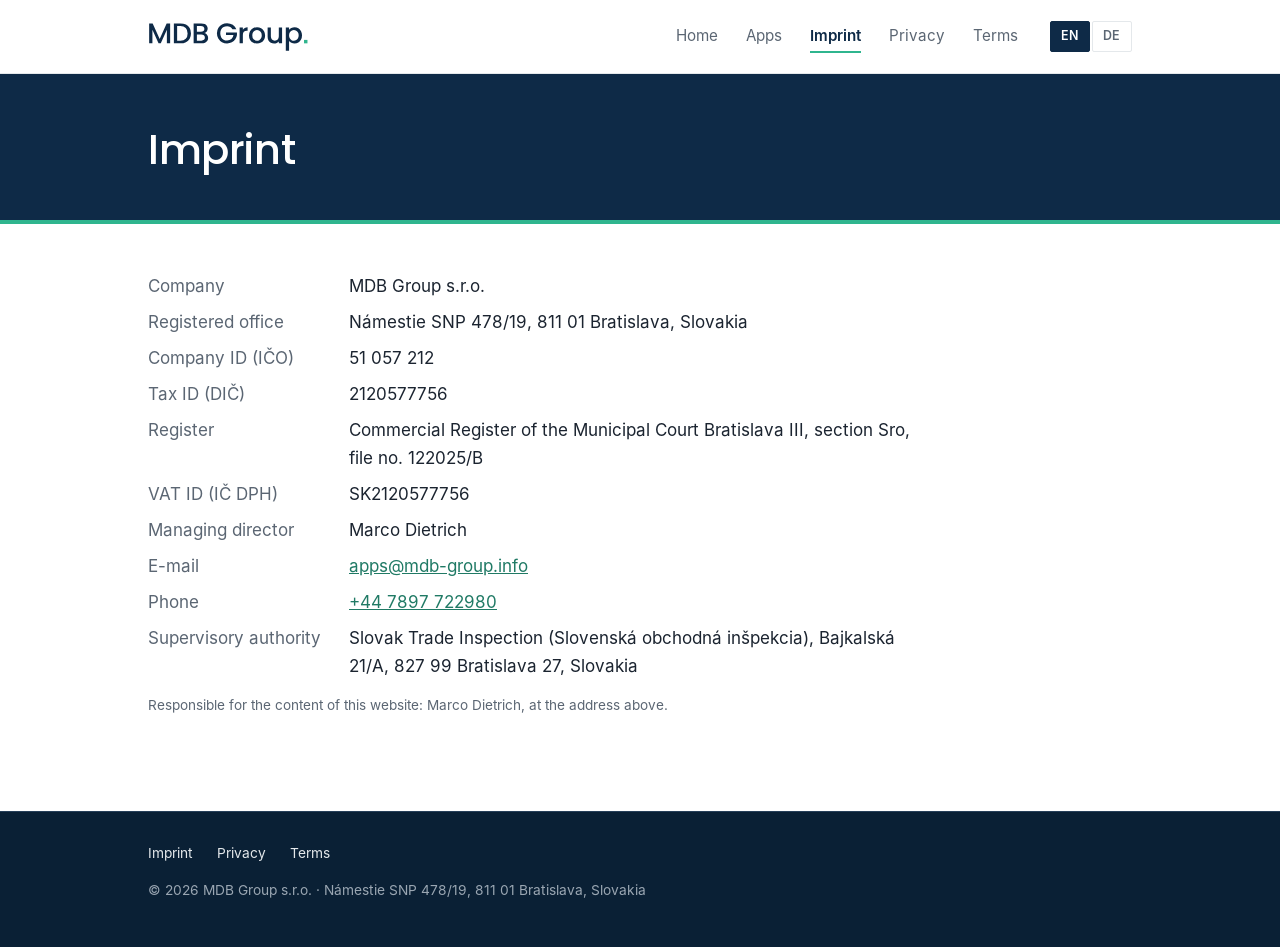
<file: imprint.html>
<!DOCTYPE html>
<html lang="en">
<head>
<meta charset="utf-8">
<meta http-equiv="Content-Security-Policy" content="default-src 'none'; script-src 'sha256-LEEQmanzDnISlYwO42dObpJ/WsIqlir9Rn5fWfvHh8s='; style-src 'sha256-Pz3H0yWfPdDuYx90i32tvNjlGdBKCMMC2l5BeYTxIV4='; img-src 'self' data:; font-src 'self'; manifest-src 'self'; base-uri 'none'; form-action 'none'">
<meta name="referrer" content="strict-origin-when-cross-origin">
<link rel="icon" href="/favicon.ico" sizes="48x48">
<link rel="icon" href="/favicon.svg" type="image/svg+xml">
<link rel="icon" href="/favicon-32.png" sizes="32x32" type="image/png">
<link rel="apple-touch-icon" href="/apple-touch-icon.png">
<link rel="manifest" href="/site.webmanifest">
<meta name="theme-color" content="#0E2A47">
<link rel="canonical" href="https://mdb-group.info/imprint.html">
<meta property="og:type" content="website">
<meta property="og:site_name" content="MDB Group">
<meta property="og:title" content="Imprint · MDB Group">
<meta property="og:description" content="MDB Group s.r.o. is a company from Bratislava, Slovakia, that builds focused apps for specific industries.">
<meta property="og:url" content="https://mdb-group.info/imprint.html">
<meta property="og:image" content="https://mdb-group.info/og-image.png">
<meta property="og:image:width" content="1200">
<meta property="og:image:height" content="630">
<meta name="twitter:card" content="summary_large_image">
<meta name="viewport" content="width=device-width, initial-scale=1">
<title>Imprint · MDB Group</title>
<meta name="description" content="MDB Group s.r.o. is a company from Bratislava, Slovakia, that builds focused apps for specific industries.">
<style>
@font-face{font-family:"Inter";src:url(/fonts/inter-400.woff2) format("woff2");font-weight:400;font-style:normal;font-display:swap}
@font-face{font-family:"Inter";src:url(/fonts/inter-600.woff2) format("woff2");font-weight:500 700;font-style:normal;font-display:swap}
@font-face{font-family:"Poppins";src:url(/fonts/poppins-500.woff2) format("woff2");font-weight:500;font-style:normal;font-display:swap}
@font-face{font-family:"Poppins";src:url(/fonts/poppins-700.woff2) format("woff2");font-weight:600 700;font-style:normal;font-display:swap}

:root{--petrol:#0E2A47;--deep:#0A2035;--amber:#2FB58E;--paper:#FFFFFF;--tint:#F3F4F6;--ink:#1B2430;--muted:#5B6673;--line:#E4E8EB;--accent:#207A65;
--sans:system-ui,-apple-system,"Segoe UI",Roboto,Helvetica,Arial,sans-serif}
*{box-sizing:border-box}
html{-webkit-text-size-adjust:100%}
body{margin:0;background:var(--paper);color:var(--ink);font-family:var(--sans);font-size:17px;line-height:1.65}
.wrap{max-width:1040px;margin:0 auto;padding:0 28px}
header{background:#fff;border-bottom:1px solid var(--line)}
header .wrap{display:flex;flex-wrap:wrap;gap:10px 32px;align-items:center;padding-top:20px;padding-bottom:20px}
.logo{display:flex;align-items:center;font-weight:700;font-size:1.2rem;letter-spacing:-.01em;color:var(--petrol);text-decoration:none}
.logo::before{content:"";width:16px;height:16px;background:var(--amber);margin-right:11px;border-radius:2px;box-shadow:6px 6px 0 -1px var(--petrol)}
nav{display:flex;flex-wrap:wrap;gap:4px 28px;font-size:.95rem;margin-left:auto}
nav a{color:var(--muted);text-decoration:none;padding:3px 0;border-bottom:2px solid transparent}
nav a:hover{color:var(--ink)}
nav a[aria-current]{color:var(--petrol);font-weight:600;border-bottom-color:var(--amber)}
.lang{display:flex;gap:2px}
.lang button{font:inherit;font-size:.78rem;font-weight:600;letter-spacing:.05em;padding:4px 10px;border:1px solid var(--line);background:#fff;color:var(--muted);cursor:pointer;border-radius:3px}
.lang button[aria-pressed="true"]{background:var(--petrol);border-color:var(--petrol);color:#fff}
h1,h2,h3{letter-spacing:-.02em;line-height:1.15}
p,ul,dl{margin:0 0 14px}
ul{padding-left:22px}
dl{display:grid;grid-template-columns:minmax(130px,max-content) 1fr;gap:8px 28px}
dt{color:var(--muted)}dd{margin:0}
a{color:var(--accent)}
.note{font-size:.85rem;color:var(--muted)}
.pagehead{background:var(--petrol);color:#fff;padding:52px 0 46px;border-bottom:4px solid var(--amber)}
.pagehead h1{font-size:2.6rem;font-weight:700;margin:0;color:#fff}
.pagehead [lang="de"]{border-color:#263F59}
body:not(.home) main{padding:48px 0 80px}
body:not(.home) main .wrap>div[lang]{max-width:780px}
body:not(.home) main h2{font-size:1.3rem;font-weight:700;color:var(--petrol);margin:36px 0 8px}
body:not(.home) main h3{font-size:1.05rem;margin:24px 0 6px}
.hero{background:var(--petrol);color:#FFFFFF;padding:84px 0 92px;overflow:hidden}
.hero .wrap{display:grid;grid-template-columns:1.3fr .7fr;gap:40px;align-items:center}
.eyebrow{font-size:.8rem;font-weight:700;letter-spacing:.16em;text-transform:uppercase;color:var(--amber);margin:0 0 22px}
.hero h1{font-size:3.4rem;line-height:1.07;letter-spacing:-.03em;font-weight:700;margin:0 0 26px;color:#fff}
.hero .lead{color:#E4E8EB;font-size:1.2rem;max-width:560px;margin:0 0 34px}
.btn{display:inline-block;background:var(--amber);color:var(--petrol);font-weight:700;text-decoration:none;padding:13px 26px;border-radius:3px}
.btn:hover{background:#4CBF9E}
.art{width:100%;height:auto;max-width:340px;justify-self:end}
.section{padding:76px 0}
.section.tint{background:var(--tint)}
.section.deep{background:var(--deep);color:#FFFFFF}
.label{font-size:.8rem;font-weight:700;letter-spacing:.16em;text-transform:uppercase;color:var(--accent);margin:0 0 18px}
.deep .label{color:var(--amber)}
.statement{font-size:1.75rem;line-height:1.38;letter-spacing:-.015em;font-weight:500;max-width:840px;margin:0;color:var(--petrol)}
.trio{display:grid;grid-template-columns:repeat(3,1fr);gap:44px;margin-top:8px}
.trio>div{border-top:3px solid var(--petrol);padding-top:20px}
.num{font-size:.9rem;font-weight:700;color:var(--accent);letter-spacing:.08em}
.trio h3{font-size:1.25rem;margin:6px 0 10px;color:var(--petrol)}
.trio p{color:#43596F;margin:0}
.platforms{display:flex;flex-wrap:wrap;gap:6px 14px;align-items:baseline;font-size:2.4rem;font-weight:700;letter-spacing:-.025em;color:var(--petrol);margin:0 0 20px}
.platforms i{font-style:normal;color:var(--amber)}
.section .note{max-width:700px}
.deep p{margin:0 0 10px}
.mail{font-size:2rem;font-weight:700;letter-spacing:-.02em;color:#fff;text-decoration:none;border-bottom:3px solid var(--amber)}
.mail:hover{color:var(--amber)}
.deep .sub{color:#C5CCD3;margin-bottom:22px}
footer{background:var(--deep);color:#9AA6B2;padding:30px 0 46px;font-size:.86rem;border-top:1px solid #263F59}
footer a{color:#E4E8EB;margin-right:24px;text-decoration:none}
footer a:hover{color:#fff;text-decoration:underline}
footer p{margin:14px 0 0}
html.js.en [lang="de"], html.js.de [lang="en"]{display:none}
[lang="de"]{border-top:1px dashed var(--line);margin-top:40px;padding-top:32px}
html.js [lang="de"]{border:0;margin:0;padding:0}
nav span[lang="de"],footer span[lang="de"]{border:0;margin:0;padding:0}
html:not(.js) nav span[lang="de"],html:not(.js) footer span[lang="de"]{display:none}
a:focus-visible,button:focus-visible{outline:2px solid var(--amber);outline-offset:3px}
@media (max-width:860px){.hero .wrap{grid-template-columns:1fr}.art{display:none}.hero h1{font-size:2.5rem}.trio{grid-template-columns:1fr;gap:30px}.platforms{font-size:1.8rem}.statement{font-size:1.4rem}.mail{font-size:1.4rem}nav{margin-left:0}.section{padding:52px 0}.hero{padding:56px 0 60px}}
@media (max-width:600px){dl{grid-template-columns:1fr;gap:2px}dt{margin-top:10px}.pagehead h1{font-size:2rem}}

:root[lang]{border:0!important;margin:0!important;padding:0!important}
.logo{display:block;line-height:0}.logo::before{display:none}.logo svg{height:46px;width:auto}
.skip{position:absolute;left:-9999px;top:0;background:#fff;color:var(--ink);padding:10px 16px;z-index:10}.skip:focus{left:12px;top:12px}
.nf{padding-top:72px;padding-bottom:96px;min-height:50vh}.nf p{max-width:620px;font-size:1.1rem}
@media print{header nav,.lang,.skip,.btn,.art,footer nav{display:none!important}
*{background:#fff!important;color:#000!important;box-shadow:none!important}
.pagehead,.hero,.section,.deep{padding:12px 0!important;border:0!important}
.pagehead h1,.hero h1{color:#000!important;font-size:22pt!important}
a{text-decoration:underline}a[href^="http"]::after{content:" (" attr(href) ")";font-size:9pt}
html.js.en [lang="de"],html.js.de [lang="en"]{display:none!important}
body{font-size:11pt}.wrap{max-width:none;padding:0}}

:root{--sans:"Inter",system-ui,-apple-system,"Segoe UI",Roboto,Helvetica,Arial,sans-serif;--head:"Poppins","Inter",system-ui,Arial,sans-serif}
h1,h2,.statement,.platforms,.mail{font-family:var(--head)}
h1,h2,h3{letter-spacing:-.01em}
.hero h1{font-weight:700;letter-spacing:-.02em}
.pagehead h1{font-weight:500}
body:not(.home) main h2{font-weight:500;font-size:1.35rem}
.statement{font-weight:500;letter-spacing:-.01em}
.platforms{font-weight:500;letter-spacing:-.01em}
.platforms i{color:#279779}
.mail{font-weight:500}
.logo svg{height:30px;width:auto}
nav a[aria-current]{border-bottom-color:#2FB58E}
.btn{border-radius:2px}
.lang button{border-radius:2px}
.trio>div{border-top-color:#0E2A47}
a:focus-visible,button:focus-visible{outline-color:#279779}
.deep a:focus-visible,.hero a:focus-visible,footer a:focus-visible{outline-color:#2FB58E}
.art{max-width:300px}
footer a{display:inline-block}
@media (max-width:400px){.pagehead h1{font-size:1.6rem;-webkit-hyphens:auto;hyphens:auto}}
</style>
<script>(function(){var r=document.documentElement,l=null;
try{l=localStorage.getItem('lang')}catch(e){}
if(l!=='en'&&l!=='de'){l=((navigator.language||'').slice(0,2)==='de')?'de':'en'}
function show(x){r.classList.remove('en','de');r.classList.add('js',x);r.setAttribute('lang',x);
document.querySelectorAll('.lang button').forEach(function(b){b.setAttribute('aria-pressed',b.dataset.l===x?'true':'false')})}
document.addEventListener('DOMContentLoaded',function(){
document.querySelectorAll('.lang button').forEach(function(b){b.addEventListener('click',function(){show(b.dataset.l);try{localStorage.setItem('lang',b.dataset.l)}catch(e){}})});show(l)});
r.classList.add('js',l)})();</script>
</head>
<body>
<a class="skip" href="#main"><span lang="en">Skip to content</span><span lang="de">Zum Inhalt</span></a>
<header><div class="wrap">
<a class="logo" href="/" aria-label="MDB Group, home"><svg aria-hidden="true" focusable="false" xmlns="http://www.w3.org/2000/svg" viewBox="3.5 25.6 563.0 104.6"><path d="M80.7 30.5V100.0H69.3V52.4L48.1 100.0H40.2L18.900000000000002 52.4V100.0H7.5V30.5H19.8L44.2 85.0L68.5 30.5ZM153.3 65.5Q153.3 76.1 148.75 83.9Q144.2 91.7 135.85 95.85Q127.5 100.0 116.4 100.0H93.7V30.5H116.4Q127.5 30.5 135.85 34.75Q144.2 39.0 148.75 46.95Q153.3 54.9 153.3 65.5ZM141.60000000000002 65.5Q141.60000000000002 53.4 135.10000000000002 46.599999999999994Q128.60000000000002 39.8 116.4 39.8H105.10000000000001V90.7H116.4Q128.60000000000002 90.7 135.10000000000002 84.1Q141.60000000000002 77.5 141.60000000000002 65.5ZM213.20000000000002 81.3Q213.20000000000002 86.6 210.45000000000002 90.85Q207.70000000000002 95.1 202.5 97.55Q197.3 100.0 190.40000000000003 100.0H162.60000000000002V30.5H189.10000000000002Q196.20000000000002 30.5 201.3 32.9Q206.40000000000003 35.3 209.00000000000003 39.349999999999994Q211.60000000000002 43.4 211.60000000000002 48.4Q211.60000000000002 54.4 208.40000000000003 58.4Q205.20000000000002 62.4 199.8 64.3Q205.40000000000003 65.3 209.3 70.19999999999999Q213.20000000000002 75.1 213.20000000000002 81.3ZM174.00000000000003 59.699999999999996H188.10000000000002Q193.70000000000002 59.699999999999996 196.85000000000002 57.14999999999999Q200.00000000000003 54.599999999999994 200.00000000000003 49.8Q200.00000000000003 45.099999999999994 196.85000000000002 42.449999999999996Q193.70000000000002 39.8 188.10000000000002 39.8H174.00000000000003ZM201.8 80.1Q201.8 75.0 198.3 72.0Q194.8 69.0 189.00000000000003 69.0H174.00000000000003V90.7H189.40000000000003Q195.20000000000002 90.7 198.5 87.9Q201.8 85.1 201.8 80.1ZM297.90000000000003 50.5Q295.20000000000005 45.3 290.40000000000003 42.65Q285.6 40.0 279.3 40.0Q272.40000000000003 40.0 267.0 43.099999999999994Q261.6 46.199999999999996 258.55 51.89999999999999Q255.50000000000003 57.599999999999994 255.50000000000003 65.1Q255.50000000000003 72.6 258.55 78.35Q261.6 84.1 267.0 87.19999999999999Q272.40000000000003 90.3 279.3 90.3Q288.6 90.3 294.40000000000003 85.1Q300.20000000000005 79.9 301.5 71.0H275.40000000000003V61.9H313.70000000000005V70.8Q312.6 78.9 307.95000000000005 85.7Q303.3 92.5 295.85 96.55Q288.40000000000003 100.6 279.3 100.6Q269.5 100.6 261.4 96.05Q253.3 91.5 248.55 83.4Q243.8 75.3 243.8 65.1Q243.8 54.9 248.55 46.8Q253.3 38.699999999999996 261.45000000000005 34.14999999999999Q269.6 29.599999999999994 279.3 29.599999999999994Q290.40000000000003 29.599999999999994 299.05000000000007 35.05Q307.70000000000005 40.5 311.6 50.5ZM350.8 44.0V55.8H347.90000000000003Q341.20000000000005 55.8 337.75 59.2Q334.3 62.6 334.3 71.0V100.0H322.90000000000003V44.9H334.3V52.9Q336.8 48.699999999999996 340.95000000000005 46.349999999999994Q345.1 44.0 350.8 44.0ZM355.6000000000001 72.4Q355.6000000000001 64.0 359.30000000000007 57.5Q363.00000000000006 51.0 369.4000000000001 47.5Q375.80000000000007 44.0 383.70000000000005 44.0Q391.6000000000001 44.0 398.0000000000001 47.5Q404.4000000000001 51.0 408.1000000000001 57.5Q411.80000000000007 64.0 411.80000000000007 72.4Q411.80000000000007 80.8 408.00000000000006 87.3Q404.20000000000005 93.8 397.6500000000001 97.35Q391.1000000000001 100.9 383.20000000000005 100.9Q375.4000000000001 100.9 369.1000000000001 97.35Q362.80000000000007 93.8 359.20000000000005 87.35Q355.6000000000001 80.9 355.6000000000001 72.4ZM400.1000000000001 72.4Q400.1000000000001 66.4 397.80000000000007 62.25Q395.50000000000006 58.099999999999994 391.70000000000005 56.0Q387.9000000000001 53.9 383.50000000000006 53.9Q379.1000000000001 53.9 375.3500000000001 56.0Q371.6000000000001 58.099999999999994 369.4000000000001 62.25Q367.20000000000005 66.4 367.20000000000005 72.4Q367.20000000000005 81.3 371.75000000000006 86.15Q376.30000000000007 91.0 383.20000000000005 91.0Q387.6000000000001 91.0 391.45000000000005 88.9Q395.30000000000007 86.8 397.70000000000005 82.6Q400.1000000000001 78.4 400.1000000000001 72.4ZM471.0000000000001 44.9V100.0H459.6000000000001V93.5Q456.9000000000001 96.9 452.55000000000007 98.85Q448.2000000000001 100.8 443.30000000000007 100.8Q436.80000000000007 100.8 431.6500000000001 98.1Q426.50000000000006 95.4 423.55000000000007 90.1Q420.6000000000001 84.8 420.6000000000001 77.3V44.9H431.9000000000001V75.6Q431.9000000000001 83.0 435.6000000000001 86.95Q439.30000000000007 90.9 445.7000000000001 90.9Q452.1000000000001 90.9 455.8500000000001 86.95Q459.6000000000001 83.0 459.6000000000001 75.6V44.9ZM514.6000000000001 44.0Q521.8000000000001 44.0 527.7500000000001 47.55Q533.7000000000002 51.099999999999994 537.1000000000001 57.5Q540.5000000000001 63.9 540.5000000000001 72.2Q540.5000000000001 80.5 537.1000000000001 87.05Q533.7000000000002 93.6 527.7500000000001 97.25Q521.8000000000001 100.9 514.6000000000001 100.9Q508.3000000000001 100.9 503.4000000000001 98.35Q498.5000000000001 95.8 495.4000000000001 92.0V126.2H484.0000000000001V44.9H495.4000000000001V53.0Q498.3000000000001 49.199999999999996 503.3000000000001 46.599999999999994Q508.3000000000001 44.0 514.6000000000001 44.0ZM512.1000000000001 53.9Q507.8000000000001 53.9 503.95000000000016 56.099999999999994Q500.10000000000014 58.3 497.7500000000001 62.49999999999999Q495.4000000000001 66.69999999999999 495.4000000000001 72.4Q495.4000000000001 78.1 497.7500000000001 82.35Q500.10000000000014 86.6 503.95000000000016 88.8Q507.8000000000001 91.0 512.1000000000001 91.0Q516.5000000000001 91.0 520.3500000000001 88.75Q524.2000000000002 86.5 526.5500000000002 82.2Q528.9000000000001 77.9 528.9000000000001 72.2Q528.9000000000001 66.5 526.5500000000002 62.349999999999994Q524.2000000000002 58.199999999999996 520.3500000000001 56.05Q516.5000000000001 53.9 512.1000000000001 53.9Z" fill="#0E2A47"/><rect x="547.5" y="88.0" width="12" height="12" fill="#2FB58E"/></svg></a>
<nav aria-label="Main"><a href="index.html"><span lang="en">Home</span><span lang="de">Start</span></a><a href="/apps/"><span lang="en">Apps</span><span lang="de">Apps</span></a><a href="imprint.html" aria-current="page"><span lang="en">Imprint</span><span lang="de">Impressum</span></a><a href="privacy.html"><span lang="en">Privacy</span><span lang="de">Datenschutz</span></a><a href="terms.html"><span lang="en">Terms</span><span lang="de">Nutzungsbedingungen</span></a></nav>
<div class="lang" role="group" aria-label="Language"><button type="button" data-l="en">EN</button><button type="button" data-l="de">DE</button></div>
</div></header>
<section class="pagehead"><div class="wrap"><h1 lang="en">Imprint</h1><h1 lang="de">Impressum</h1></div></section>
<main id="main"><div class="wrap">
<div lang="en">
<dl>
<dt>Company</dt><dd>MDB Group s.r.o.</dd>
<dt>Registered office</dt><dd>Námestie SNP 478/19, 811 01 Bratislava, Slovakia</dd>
<dt>Company ID (IČO)</dt><dd>51 057 212</dd>
<dt>Tax ID (DIČ)</dt><dd>2120577756</dd>
<dt>Register</dt><dd>Commercial Register of the Municipal Court Bratislava III, section Sro, file no. 122025/B</dd>
<dt>VAT ID (IČ DPH)</dt><dd>SK2120577756</dd>
<dt>Managing director</dt><dd>Marco Dietrich</dd>
<dt>E-mail</dt><dd><a href="mailto:apps@mdb-group.info">apps@mdb-group.info</a></dd>
<dt>Phone</dt><dd><a href="tel:+447897722980">+44 7897 722980</a></dd>
<dt>Supervisory authority</dt><dd>Slovak Trade Inspection (Slovenská obchodná inšpekcia), Bajkalská 21/A, 827 99 Bratislava 27, Slovakia</dd>
</dl>
<p class="note">Responsible for the content of this website: Marco Dietrich, at the address above.</p>
</div>
<div lang="de">
<dl>
<dt>Firma</dt><dd>MDB Group s.r.o.</dd>
<dt>Sitz</dt><dd>Námestie SNP 478/19, 811 01 Bratislava, Slowakei</dd>
<dt>Firmennummer (IČO)</dt><dd>51 057 212</dd>
<dt>Steuernummer (DIČ)</dt><dd>2120577756</dd>
<dt>Register</dt><dd>Handelsregister des Stadtgerichts Bratislava III, Abteilung Sro, Einlage Nr. 122025/B</dd>
<dt>USt-ID (IČ DPH)</dt><dd>SK2120577756</dd>
<dt>Geschäftsführer</dt><dd>Marco Dietrich</dd>
<dt>E-Mail</dt><dd><a href="mailto:apps@mdb-group.info">apps@mdb-group.info</a></dd>
<dt>Telefon</dt><dd><a href="tel:+447897722980">+44 7897 722980</a></dd>
<dt>Aufsichtsbehörde</dt><dd>Slowakische Handelsinspektion (Slovenská obchodná inšpekcia), Bajkalská 21/A, 827 99 Bratislava 27, Slowakei</dd>
</dl>
<p class="note">Verantwortlich für den Inhalt dieser Website: Marco Dietrich, Anschrift wie oben.</p>
</div>
</div></main>
<footer><div class="wrap"><a href="imprint.html"><span lang="en">Imprint</span><span lang="de">Impressum</span></a><a href="privacy.html"><span lang="en">Privacy</span><span lang="de">Datenschutz</span></a><a href="terms.html"><span lang="en">Terms</span><span lang="de">Nutzungsbedingungen</span></a><p>© 2026 MDB Group s.r.o. · Námestie SNP 478/19, 811 01 Bratislava, Slovakia</p></div></footer>
</body>
</html>
</file>
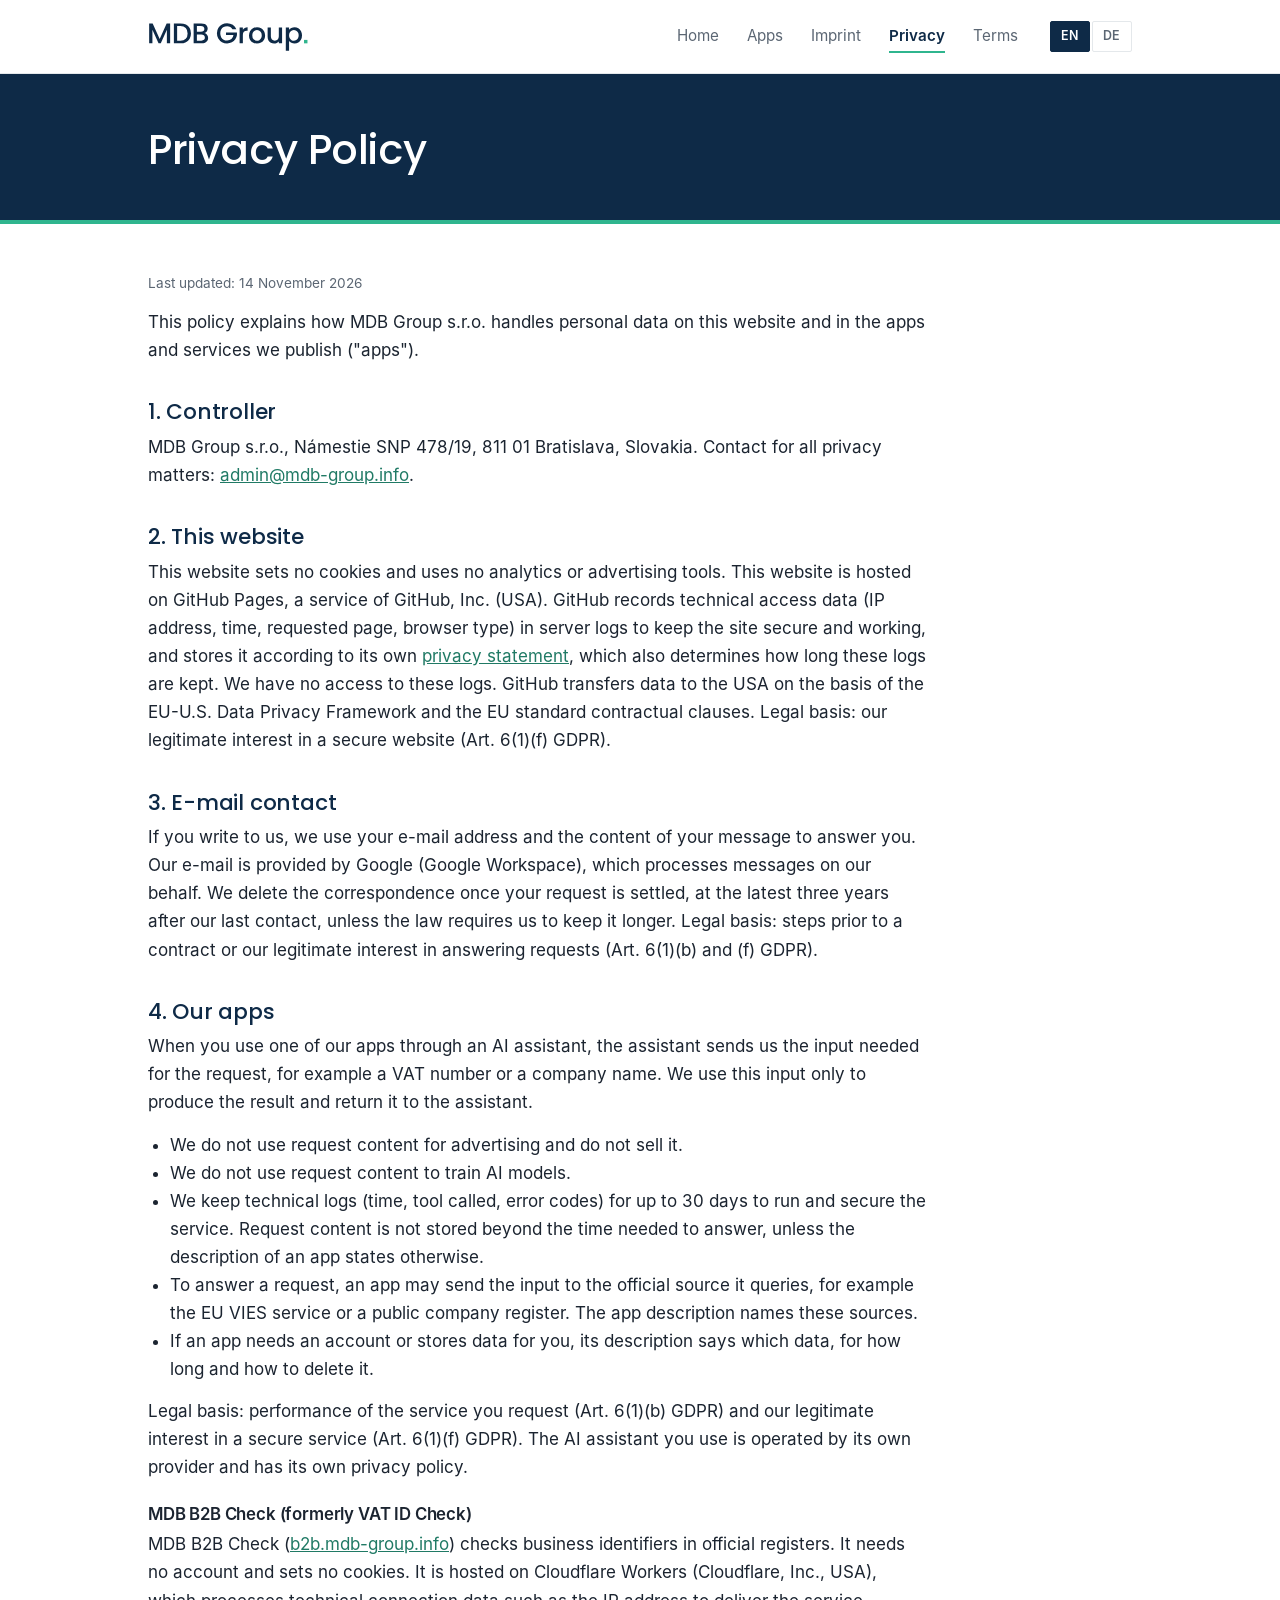
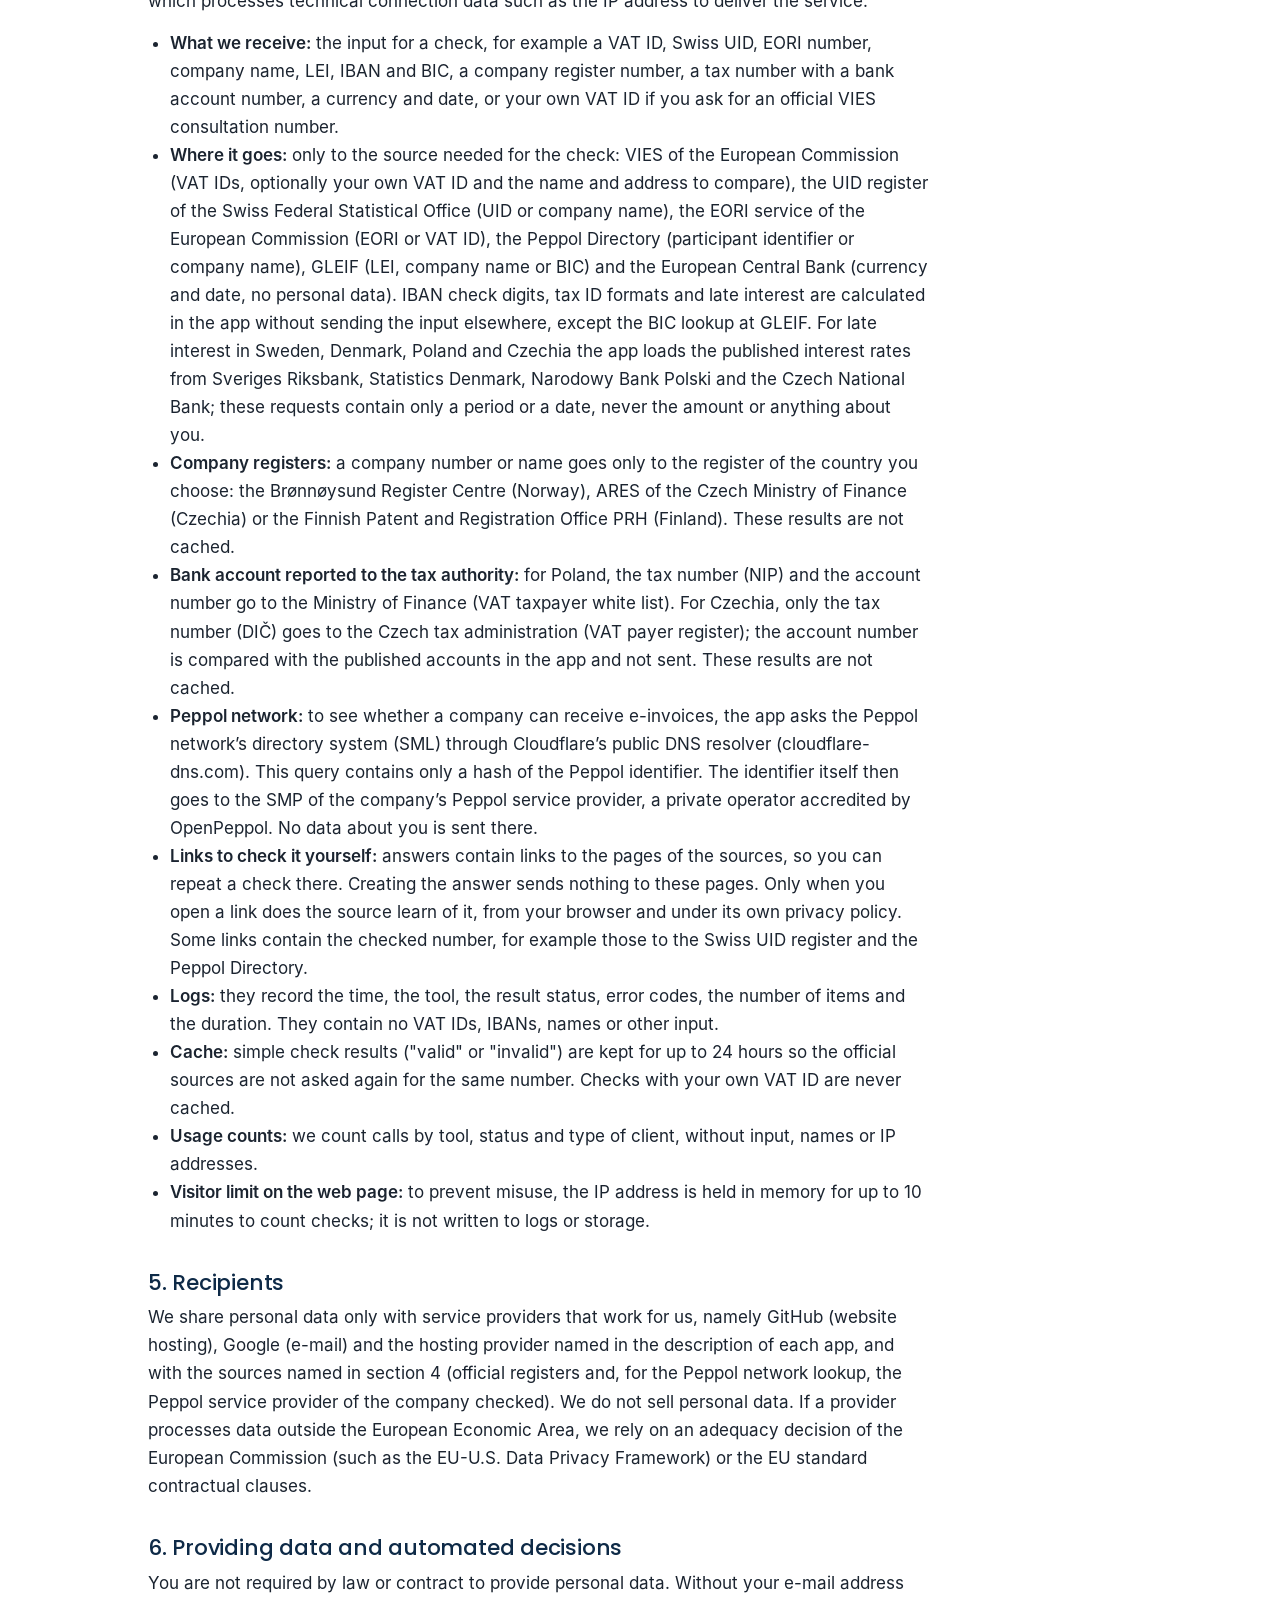
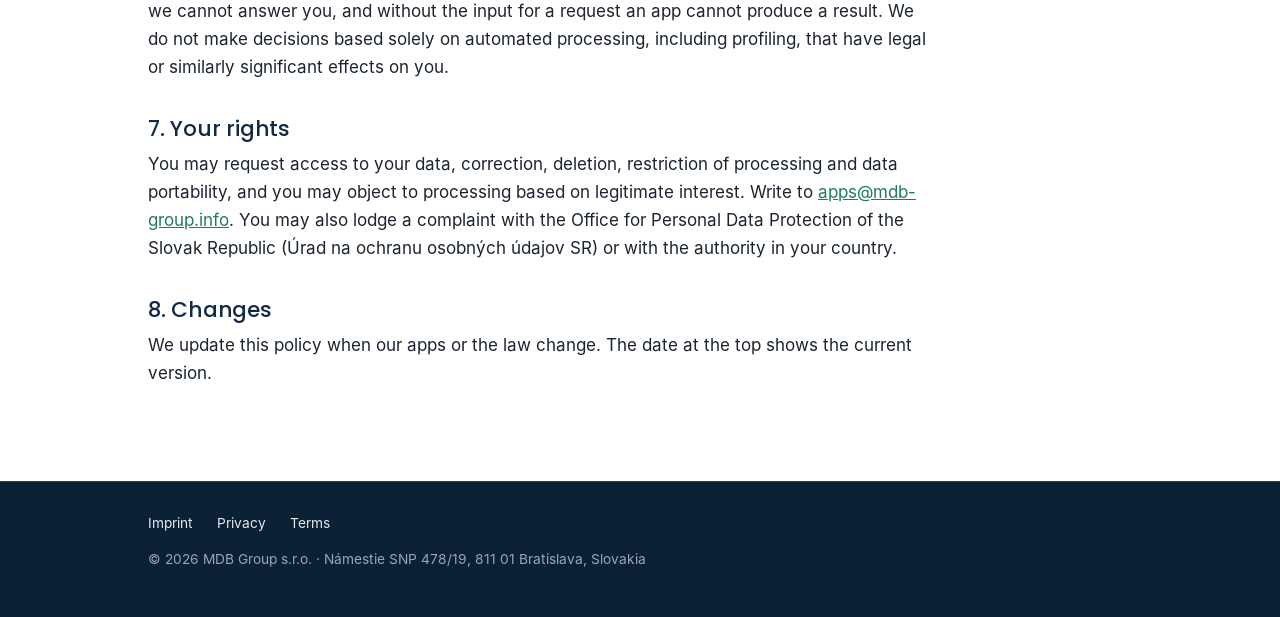
<file: privacy.html>
<!DOCTYPE html>
<html lang="en">
<head>
<meta charset="utf-8">
<meta http-equiv="Content-Security-Policy" content="default-src 'none'; script-src 'sha256-LEEQmanzDnISlYwO42dObpJ/WsIqlir9Rn5fWfvHh8s='; style-src 'sha256-Pz3H0yWfPdDuYx90i32tvNjlGdBKCMMC2l5BeYTxIV4='; img-src 'self' data:; font-src 'self'; manifest-src 'self'; base-uri 'none'; form-action 'none'">
<meta name="referrer" content="strict-origin-when-cross-origin">
<link rel="icon" href="/favicon.ico" sizes="48x48">
<link rel="icon" href="/favicon.svg" type="image/svg+xml">
<link rel="icon" href="/favicon-32.png" sizes="32x32" type="image/png">
<link rel="apple-touch-icon" href="/apple-touch-icon.png">
<link rel="manifest" href="/site.webmanifest">
<meta name="theme-color" content="#0E2A47">
<link rel="canonical" href="https://mdb-group.info/privacy.html">
<meta property="og:type" content="website">
<meta property="og:site_name" content="MDB Group">
<meta property="og:title" content="Privacy Policy · MDB Group">
<meta property="og:description" content="MDB Group s.r.o. is a company from Bratislava, Slovakia, that builds focused apps for specific industries.">
<meta property="og:url" content="https://mdb-group.info/privacy.html">
<meta property="og:image" content="https://mdb-group.info/og-image.png">
<meta property="og:image:width" content="1200">
<meta property="og:image:height" content="630">
<meta name="twitter:card" content="summary_large_image">
<meta name="viewport" content="width=device-width, initial-scale=1">
<title>Privacy Policy · MDB Group</title>
<meta name="description" content="MDB Group s.r.o. is a company from Bratislava, Slovakia, that builds focused apps for specific industries.">
<style>
@font-face{font-family:"Inter";src:url(/fonts/inter-400.woff2) format("woff2");font-weight:400;font-style:normal;font-display:swap}
@font-face{font-family:"Inter";src:url(/fonts/inter-600.woff2) format("woff2");font-weight:500 700;font-style:normal;font-display:swap}
@font-face{font-family:"Poppins";src:url(/fonts/poppins-500.woff2) format("woff2");font-weight:500;font-style:normal;font-display:swap}
@font-face{font-family:"Poppins";src:url(/fonts/poppins-700.woff2) format("woff2");font-weight:600 700;font-style:normal;font-display:swap}

:root{--petrol:#0E2A47;--deep:#0A2035;--amber:#2FB58E;--paper:#FFFFFF;--tint:#F3F4F6;--ink:#1B2430;--muted:#5B6673;--line:#E4E8EB;--accent:#207A65;
--sans:system-ui,-apple-system,"Segoe UI",Roboto,Helvetica,Arial,sans-serif}
*{box-sizing:border-box}
html{-webkit-text-size-adjust:100%}
body{margin:0;background:var(--paper);color:var(--ink);font-family:var(--sans);font-size:17px;line-height:1.65}
.wrap{max-width:1040px;margin:0 auto;padding:0 28px}
header{background:#fff;border-bottom:1px solid var(--line)}
header .wrap{display:flex;flex-wrap:wrap;gap:10px 32px;align-items:center;padding-top:20px;padding-bottom:20px}
.logo{display:flex;align-items:center;font-weight:700;font-size:1.2rem;letter-spacing:-.01em;color:var(--petrol);text-decoration:none}
.logo::before{content:"";width:16px;height:16px;background:var(--amber);margin-right:11px;border-radius:2px;box-shadow:6px 6px 0 -1px var(--petrol)}
nav{display:flex;flex-wrap:wrap;gap:4px 28px;font-size:.95rem;margin-left:auto}
nav a{color:var(--muted);text-decoration:none;padding:3px 0;border-bottom:2px solid transparent}
nav a:hover{color:var(--ink)}
nav a[aria-current]{color:var(--petrol);font-weight:600;border-bottom-color:var(--amber)}
.lang{display:flex;gap:2px}
.lang button{font:inherit;font-size:.78rem;font-weight:600;letter-spacing:.05em;padding:4px 10px;border:1px solid var(--line);background:#fff;color:var(--muted);cursor:pointer;border-radius:3px}
.lang button[aria-pressed="true"]{background:var(--petrol);border-color:var(--petrol);color:#fff}
h1,h2,h3{letter-spacing:-.02em;line-height:1.15}
p,ul,dl{margin:0 0 14px}
ul{padding-left:22px}
dl{display:grid;grid-template-columns:minmax(130px,max-content) 1fr;gap:8px 28px}
dt{color:var(--muted)}dd{margin:0}
a{color:var(--accent)}
.note{font-size:.85rem;color:var(--muted)}
.pagehead{background:var(--petrol);color:#fff;padding:52px 0 46px;border-bottom:4px solid var(--amber)}
.pagehead h1{font-size:2.6rem;font-weight:700;margin:0;color:#fff}
.pagehead [lang="de"]{border-color:#263F59}
body:not(.home) main{padding:48px 0 80px}
body:not(.home) main .wrap>div[lang]{max-width:780px}
body:not(.home) main h2{font-size:1.3rem;font-weight:700;color:var(--petrol);margin:36px 0 8px}
body:not(.home) main h3{font-size:1.05rem;margin:24px 0 6px}
.hero{background:var(--petrol);color:#FFFFFF;padding:84px 0 92px;overflow:hidden}
.hero .wrap{display:grid;grid-template-columns:1.3fr .7fr;gap:40px;align-items:center}
.eyebrow{font-size:.8rem;font-weight:700;letter-spacing:.16em;text-transform:uppercase;color:var(--amber);margin:0 0 22px}
.hero h1{font-size:3.4rem;line-height:1.07;letter-spacing:-.03em;font-weight:700;margin:0 0 26px;color:#fff}
.hero .lead{color:#E4E8EB;font-size:1.2rem;max-width:560px;margin:0 0 34px}
.btn{display:inline-block;background:var(--amber);color:var(--petrol);font-weight:700;text-decoration:none;padding:13px 26px;border-radius:3px}
.btn:hover{background:#4CBF9E}
.art{width:100%;height:auto;max-width:340px;justify-self:end}
.section{padding:76px 0}
.section.tint{background:var(--tint)}
.section.deep{background:var(--deep);color:#FFFFFF}
.label{font-size:.8rem;font-weight:700;letter-spacing:.16em;text-transform:uppercase;color:var(--accent);margin:0 0 18px}
.deep .label{color:var(--amber)}
.statement{font-size:1.75rem;line-height:1.38;letter-spacing:-.015em;font-weight:500;max-width:840px;margin:0;color:var(--petrol)}
.trio{display:grid;grid-template-columns:repeat(3,1fr);gap:44px;margin-top:8px}
.trio>div{border-top:3px solid var(--petrol);padding-top:20px}
.num{font-size:.9rem;font-weight:700;color:var(--accent);letter-spacing:.08em}
.trio h3{font-size:1.25rem;margin:6px 0 10px;color:var(--petrol)}
.trio p{color:#43596F;margin:0}
.platforms{display:flex;flex-wrap:wrap;gap:6px 14px;align-items:baseline;font-size:2.4rem;font-weight:700;letter-spacing:-.025em;color:var(--petrol);margin:0 0 20px}
.platforms i{font-style:normal;color:var(--amber)}
.section .note{max-width:700px}
.deep p{margin:0 0 10px}
.mail{font-size:2rem;font-weight:700;letter-spacing:-.02em;color:#fff;text-decoration:none;border-bottom:3px solid var(--amber)}
.mail:hover{color:var(--amber)}
.deep .sub{color:#C5CCD3;margin-bottom:22px}
footer{background:var(--deep);color:#9AA6B2;padding:30px 0 46px;font-size:.86rem;border-top:1px solid #263F59}
footer a{color:#E4E8EB;margin-right:24px;text-decoration:none}
footer a:hover{color:#fff;text-decoration:underline}
footer p{margin:14px 0 0}
html.js.en [lang="de"], html.js.de [lang="en"]{display:none}
[lang="de"]{border-top:1px dashed var(--line);margin-top:40px;padding-top:32px}
html.js [lang="de"]{border:0;margin:0;padding:0}
nav span[lang="de"],footer span[lang="de"]{border:0;margin:0;padding:0}
html:not(.js) nav span[lang="de"],html:not(.js) footer span[lang="de"]{display:none}
a:focus-visible,button:focus-visible{outline:2px solid var(--amber);outline-offset:3px}
@media (max-width:860px){.hero .wrap{grid-template-columns:1fr}.art{display:none}.hero h1{font-size:2.5rem}.trio{grid-template-columns:1fr;gap:30px}.platforms{font-size:1.8rem}.statement{font-size:1.4rem}.mail{font-size:1.4rem}nav{margin-left:0}.section{padding:52px 0}.hero{padding:56px 0 60px}}
@media (max-width:600px){dl{grid-template-columns:1fr;gap:2px}dt{margin-top:10px}.pagehead h1{font-size:2rem}}

:root[lang]{border:0!important;margin:0!important;padding:0!important}
.logo{display:block;line-height:0}.logo::before{display:none}.logo svg{height:46px;width:auto}
.skip{position:absolute;left:-9999px;top:0;background:#fff;color:var(--ink);padding:10px 16px;z-index:10}.skip:focus{left:12px;top:12px}
.nf{padding-top:72px;padding-bottom:96px;min-height:50vh}.nf p{max-width:620px;font-size:1.1rem}
@media print{header nav,.lang,.skip,.btn,.art,footer nav{display:none!important}
*{background:#fff!important;color:#000!important;box-shadow:none!important}
.pagehead,.hero,.section,.deep{padding:12px 0!important;border:0!important}
.pagehead h1,.hero h1{color:#000!important;font-size:22pt!important}
a{text-decoration:underline}a[href^="http"]::after{content:" (" attr(href) ")";font-size:9pt}
html.js.en [lang="de"],html.js.de [lang="en"]{display:none!important}
body{font-size:11pt}.wrap{max-width:none;padding:0}}

:root{--sans:"Inter",system-ui,-apple-system,"Segoe UI",Roboto,Helvetica,Arial,sans-serif;--head:"Poppins","Inter",system-ui,Arial,sans-serif}
h1,h2,.statement,.platforms,.mail{font-family:var(--head)}
h1,h2,h3{letter-spacing:-.01em}
.hero h1{font-weight:700;letter-spacing:-.02em}
.pagehead h1{font-weight:500}
body:not(.home) main h2{font-weight:500;font-size:1.35rem}
.statement{font-weight:500;letter-spacing:-.01em}
.platforms{font-weight:500;letter-spacing:-.01em}
.platforms i{color:#279779}
.mail{font-weight:500}
.logo svg{height:30px;width:auto}
nav a[aria-current]{border-bottom-color:#2FB58E}
.btn{border-radius:2px}
.lang button{border-radius:2px}
.trio>div{border-top-color:#0E2A47}
a:focus-visible,button:focus-visible{outline-color:#279779}
.deep a:focus-visible,.hero a:focus-visible,footer a:focus-visible{outline-color:#2FB58E}
.art{max-width:300px}
footer a{display:inline-block}
@media (max-width:400px){.pagehead h1{font-size:1.6rem;-webkit-hyphens:auto;hyphens:auto}}
</style>
<script>(function(){var r=document.documentElement,l=null;
try{l=localStorage.getItem('lang')}catch(e){}
if(l!=='en'&&l!=='de'){l=((navigator.language||'').slice(0,2)==='de')?'de':'en'}
function show(x){r.classList.remove('en','de');r.classList.add('js',x);r.setAttribute('lang',x);
document.querySelectorAll('.lang button').forEach(function(b){b.setAttribute('aria-pressed',b.dataset.l===x?'true':'false')})}
document.addEventListener('DOMContentLoaded',function(){
document.querySelectorAll('.lang button').forEach(function(b){b.addEventListener('click',function(){show(b.dataset.l);try{localStorage.setItem('lang',b.dataset.l)}catch(e){}})});show(l)});
r.classList.add('js',l)})();</script>
</head>
<body>
<a class="skip" href="#main"><span lang="en">Skip to content</span><span lang="de">Zum Inhalt</span></a>
<header><div class="wrap">
<a class="logo" href="/" aria-label="MDB Group, home"><svg aria-hidden="true" focusable="false" xmlns="http://www.w3.org/2000/svg" viewBox="3.5 25.6 563.0 104.6"><path d="M80.7 30.5V100.0H69.3V52.4L48.1 100.0H40.2L18.900000000000002 52.4V100.0H7.5V30.5H19.8L44.2 85.0L68.5 30.5ZM153.3 65.5Q153.3 76.1 148.75 83.9Q144.2 91.7 135.85 95.85Q127.5 100.0 116.4 100.0H93.7V30.5H116.4Q127.5 30.5 135.85 34.75Q144.2 39.0 148.75 46.95Q153.3 54.9 153.3 65.5ZM141.60000000000002 65.5Q141.60000000000002 53.4 135.10000000000002 46.599999999999994Q128.60000000000002 39.8 116.4 39.8H105.10000000000001V90.7H116.4Q128.60000000000002 90.7 135.10000000000002 84.1Q141.60000000000002 77.5 141.60000000000002 65.5ZM213.20000000000002 81.3Q213.20000000000002 86.6 210.45000000000002 90.85Q207.70000000000002 95.1 202.5 97.55Q197.3 100.0 190.40000000000003 100.0H162.60000000000002V30.5H189.10000000000002Q196.20000000000002 30.5 201.3 32.9Q206.40000000000003 35.3 209.00000000000003 39.349999999999994Q211.60000000000002 43.4 211.60000000000002 48.4Q211.60000000000002 54.4 208.40000000000003 58.4Q205.20000000000002 62.4 199.8 64.3Q205.40000000000003 65.3 209.3 70.19999999999999Q213.20000000000002 75.1 213.20000000000002 81.3ZM174.00000000000003 59.699999999999996H188.10000000000002Q193.70000000000002 59.699999999999996 196.85000000000002 57.14999999999999Q200.00000000000003 54.599999999999994 200.00000000000003 49.8Q200.00000000000003 45.099999999999994 196.85000000000002 42.449999999999996Q193.70000000000002 39.8 188.10000000000002 39.8H174.00000000000003ZM201.8 80.1Q201.8 75.0 198.3 72.0Q194.8 69.0 189.00000000000003 69.0H174.00000000000003V90.7H189.40000000000003Q195.20000000000002 90.7 198.5 87.9Q201.8 85.1 201.8 80.1ZM297.90000000000003 50.5Q295.20000000000005 45.3 290.40000000000003 42.65Q285.6 40.0 279.3 40.0Q272.40000000000003 40.0 267.0 43.099999999999994Q261.6 46.199999999999996 258.55 51.89999999999999Q255.50000000000003 57.599999999999994 255.50000000000003 65.1Q255.50000000000003 72.6 258.55 78.35Q261.6 84.1 267.0 87.19999999999999Q272.40000000000003 90.3 279.3 90.3Q288.6 90.3 294.40000000000003 85.1Q300.20000000000005 79.9 301.5 71.0H275.40000000000003V61.9H313.70000000000005V70.8Q312.6 78.9 307.95000000000005 85.7Q303.3 92.5 295.85 96.55Q288.40000000000003 100.6 279.3 100.6Q269.5 100.6 261.4 96.05Q253.3 91.5 248.55 83.4Q243.8 75.3 243.8 65.1Q243.8 54.9 248.55 46.8Q253.3 38.699999999999996 261.45000000000005 34.14999999999999Q269.6 29.599999999999994 279.3 29.599999999999994Q290.40000000000003 29.599999999999994 299.05000000000007 35.05Q307.70000000000005 40.5 311.6 50.5ZM350.8 44.0V55.8H347.90000000000003Q341.20000000000005 55.8 337.75 59.2Q334.3 62.6 334.3 71.0V100.0H322.90000000000003V44.9H334.3V52.9Q336.8 48.699999999999996 340.95000000000005 46.349999999999994Q345.1 44.0 350.8 44.0ZM355.6000000000001 72.4Q355.6000000000001 64.0 359.30000000000007 57.5Q363.00000000000006 51.0 369.4000000000001 47.5Q375.80000000000007 44.0 383.70000000000005 44.0Q391.6000000000001 44.0 398.0000000000001 47.5Q404.4000000000001 51.0 408.1000000000001 57.5Q411.80000000000007 64.0 411.80000000000007 72.4Q411.80000000000007 80.8 408.00000000000006 87.3Q404.20000000000005 93.8 397.6500000000001 97.35Q391.1000000000001 100.9 383.20000000000005 100.9Q375.4000000000001 100.9 369.1000000000001 97.35Q362.80000000000007 93.8 359.20000000000005 87.35Q355.6000000000001 80.9 355.6000000000001 72.4ZM400.1000000000001 72.4Q400.1000000000001 66.4 397.80000000000007 62.25Q395.50000000000006 58.099999999999994 391.70000000000005 56.0Q387.9000000000001 53.9 383.50000000000006 53.9Q379.1000000000001 53.9 375.3500000000001 56.0Q371.6000000000001 58.099999999999994 369.4000000000001 62.25Q367.20000000000005 66.4 367.20000000000005 72.4Q367.20000000000005 81.3 371.75000000000006 86.15Q376.30000000000007 91.0 383.20000000000005 91.0Q387.6000000000001 91.0 391.45000000000005 88.9Q395.30000000000007 86.8 397.70000000000005 82.6Q400.1000000000001 78.4 400.1000000000001 72.4ZM471.0000000000001 44.9V100.0H459.6000000000001V93.5Q456.9000000000001 96.9 452.55000000000007 98.85Q448.2000000000001 100.8 443.30000000000007 100.8Q436.80000000000007 100.8 431.6500000000001 98.1Q426.50000000000006 95.4 423.55000000000007 90.1Q420.6000000000001 84.8 420.6000000000001 77.3V44.9H431.9000000000001V75.6Q431.9000000000001 83.0 435.6000000000001 86.95Q439.30000000000007 90.9 445.7000000000001 90.9Q452.1000000000001 90.9 455.8500000000001 86.95Q459.6000000000001 83.0 459.6000000000001 75.6V44.9ZM514.6000000000001 44.0Q521.8000000000001 44.0 527.7500000000001 47.55Q533.7000000000002 51.099999999999994 537.1000000000001 57.5Q540.5000000000001 63.9 540.5000000000001 72.2Q540.5000000000001 80.5 537.1000000000001 87.05Q533.7000000000002 93.6 527.7500000000001 97.25Q521.8000000000001 100.9 514.6000000000001 100.9Q508.3000000000001 100.9 503.4000000000001 98.35Q498.5000000000001 95.8 495.4000000000001 92.0V126.2H484.0000000000001V44.9H495.4000000000001V53.0Q498.3000000000001 49.199999999999996 503.3000000000001 46.599999999999994Q508.3000000000001 44.0 514.6000000000001 44.0ZM512.1000000000001 53.9Q507.8000000000001 53.9 503.95000000000016 56.099999999999994Q500.10000000000014 58.3 497.7500000000001 62.49999999999999Q495.4000000000001 66.69999999999999 495.4000000000001 72.4Q495.4000000000001 78.1 497.7500000000001 82.35Q500.10000000000014 86.6 503.95000000000016 88.8Q507.8000000000001 91.0 512.1000000000001 91.0Q516.5000000000001 91.0 520.3500000000001 88.75Q524.2000000000002 86.5 526.5500000000002 82.2Q528.9000000000001 77.9 528.9000000000001 72.2Q528.9000000000001 66.5 526.5500000000002 62.349999999999994Q524.2000000000002 58.199999999999996 520.3500000000001 56.05Q516.5000000000001 53.9 512.1000000000001 53.9Z" fill="#0E2A47"/><rect x="547.5" y="88.0" width="12" height="12" fill="#2FB58E"/></svg></a>
<nav aria-label="Main"><a href="index.html"><span lang="en">Home</span><span lang="de">Start</span></a><a href="/apps/"><span lang="en">Apps</span><span lang="de">Apps</span></a><a href="imprint.html"><span lang="en">Imprint</span><span lang="de">Impressum</span></a><a href="privacy.html" aria-current="page"><span lang="en">Privacy</span><span lang="de">Datenschutz</span></a><a href="terms.html"><span lang="en">Terms</span><span lang="de">Nutzungsbedingungen</span></a></nav>
<div class="lang" role="group" aria-label="Language"><button type="button" data-l="en">EN</button><button type="button" data-l="de">DE</button></div>
</div></header>
<section class="pagehead"><div class="wrap"><h1 lang="en">Privacy Policy</h1><h1 lang="de">Datenschutzerklärung</h1></div></section>
<main id="main"><div class="wrap">
<div lang="en">
<p class="note">Last updated: 14 November 2026</p>
<p>This policy explains how MDB Group s.r.o. handles personal data on this website and in the apps and services we publish ("apps").</p>
<h2>1. Controller</h2>
<p>MDB Group s.r.o., Námestie SNP 478/19, 811 01 Bratislava, Slovakia. Contact for all privacy matters: <a href="mailto:admin@mdb-group.info">admin@mdb-group.info</a>.</p>
<h2>2. This website</h2>
<p>This website sets no cookies and uses no analytics or advertising tools. This website is hosted on GitHub Pages, a service of GitHub, Inc. (USA). GitHub records technical access data (IP address, time, requested page, browser type) in server logs to keep the site secure and working, and stores it according to its own <a href="https://docs.github.com/en/site-policy/privacy-policies/github-general-privacy-statement">privacy statement</a>, which also determines how long these logs are kept. We have no access to these logs. GitHub transfers data to the USA on the basis of the EU-U.S. Data Privacy Framework and the EU standard contractual clauses. Legal basis: our legitimate interest in a secure website (Art. 6(1)(f) GDPR).</p>
<h2>3. E-mail contact</h2>
<p>If you write to us, we use your e-mail address and the content of your message to answer you. Our e-mail is provided by Google (Google Workspace), which processes messages on our behalf. We delete the correspondence once your request is settled, at the latest three years after our last contact, unless the law requires us to keep it longer. Legal basis: steps prior to a contract or our legitimate interest in answering requests (Art. 6(1)(b) and (f) GDPR).</p>
<h2>4. Our apps</h2>
<p>When you use one of our apps through an AI assistant, the assistant sends us the input needed for the request, for example a VAT number or a company name. We use this input only to produce the result and return it to the assistant.</p>
<ul>
<li>We do not use request content for advertising and do not sell it.</li>
<li>We do not use request content to train AI models.</li>
<li>We keep technical logs (time, tool called, error codes) for up to 30 days to run and secure the service. Request content is not stored beyond the time needed to answer, unless the description of an app states otherwise.</li>
<li>To answer a request, an app may send the input to the official source it queries, for example the EU VIES service or a public company register. The app description names these sources.</li>
<li>If an app needs an account or stores data for you, its description says which data, for how long and how to delete it.</li>
</ul>
<p>Legal basis: performance of the service you request (Art. 6(1)(b) GDPR) and our legitimate interest in a secure service (Art. 6(1)(f) GDPR). The AI assistant you use is operated by its own provider and has its own privacy policy.</p>
<h3 id="b2b-check">MDB B2B Check (formerly VAT ID Check)</h3>
<p>MDB B2B Check (<a href="https://b2b.mdb-group.info/">b2b.mdb-group.info</a>) checks business identifiers in official registers. It needs no account and sets no cookies. It is hosted on Cloudflare Workers (Cloudflare, Inc., USA), which processes technical connection data such as the IP address to deliver the service.</p>
<ul>
<li><b>What we receive:</b> the input for a check, for example a VAT ID, Swiss UID, EORI number, company name, LEI, IBAN and BIC, a company register number, a tax number with a bank account number, a currency and date, or your own VAT ID if you ask for an official VIES consultation number.</li>
<li><b>Where it goes:</b> only to the source needed for the check: VIES of the European Commission (VAT IDs, optionally your own VAT ID and the name and address to compare), the UID register of the Swiss Federal Statistical Office (UID or company name), the EORI service of the European Commission (EORI or VAT ID), the Peppol Directory (participant identifier or company name), GLEIF (LEI, company name or BIC) and the European Central Bank (currency and date, no personal data). IBAN check digits, tax ID formats and late interest are calculated in the app without sending the input elsewhere, except the BIC lookup at GLEIF. For late interest in Sweden, Denmark, Poland and Czechia the app loads the published interest rates from Sveriges Riksbank, Statistics Denmark, Narodowy Bank Polski and the Czech National Bank; these requests contain only a period or a date, never the amount or anything about you.</li>
<li><b>Company registers:</b> a company number or name goes only to the register of the country you choose: the Brønnøysund Register Centre (Norway), ARES of the Czech Ministry of Finance (Czechia) or the Finnish Patent and Registration Office PRH (Finland). These results are not cached.</li>
<li><b>Bank account reported to the tax authority:</b> for Poland, the tax number (NIP) and the account number go to the Ministry of Finance (VAT taxpayer white list). For Czechia, only the tax number (DIČ) goes to the Czech tax administration (VAT payer register); the account number is compared with the published accounts in the app and not sent. These results are not cached.</li>
<li><b>Peppol network:</b> to see whether a company can receive e-invoices, the app asks the Peppol network’s directory system (SML) through Cloudflare’s public DNS resolver (cloudflare-dns.com). This query contains only a hash of the Peppol identifier. The identifier itself then goes to the SMP of the company’s Peppol service provider, a private operator accredited by OpenPeppol. No data about you is sent there.</li>
<li><b>Links to check it yourself:</b> answers contain links to the pages of the sources, so you can repeat a check there. Creating the answer sends nothing to these pages. Only when you open a link does the source learn of it, from your browser and under its own privacy policy. Some links contain the checked number, for example those to the Swiss UID register and the Peppol Directory.</li>
<li><b>Logs:</b> they record the time, the tool, the result status, error codes, the number of items and the duration. They contain no VAT IDs, IBANs, names or other input.</li>
<li><b>Cache:</b> simple check results ("valid" or "invalid") are kept for up to 24 hours so the official sources are not asked again for the same number. Checks with your own VAT ID are never cached.</li>
<li><b>Usage counts:</b> we count calls by tool, status and type of client, without input, names or IP addresses.</li>
<li><b>Visitor limit on the web page:</b> to prevent misuse, the IP address is held in memory for up to 10 minutes to count checks; it is not written to logs or storage.</li>
</ul>
<h2>5. Recipients</h2>
<p>We share personal data only with service providers that work for us, namely GitHub (website hosting), Google (e-mail) and the hosting provider named in the description of each app, and with the sources named in section 4 (official registers and, for the Peppol network lookup, the Peppol service provider of the company checked). We do not sell personal data. If a provider processes data outside the European Economic Area, we rely on an adequacy decision of the European Commission (such as the EU-U.S. Data Privacy Framework) or the EU standard contractual clauses.</p>
<h2>6. Providing data and automated decisions</h2>
<p>You are not required by law or contract to provide personal data. Without your e-mail address we cannot answer you, and without the input for a request an app cannot produce a result. We do not make decisions based solely on automated processing, including profiling, that have legal or similarly significant effects on you.</p>
<h2>7. Your rights</h2>
<p>You may request access to your data, correction, deletion, restriction of processing and data portability, and you may object to processing based on legitimate interest. Write to <a href="mailto:apps@mdb-group.info">apps@mdb-group.info</a>. You may also lodge a complaint with the Office for Personal Data Protection of the Slovak Republic (Úrad na ochranu osobných údajov SR) or with the authority in your country.</p>
<h2>8. Changes</h2>
<p>We update this policy when our apps or the law change. The date at the top shows the current version.</p>
</div>
<div lang="de">
<p class="note">Stand: 14. November 2026</p>
<p>Diese Erklärung beschreibt, wie MDB Group s.r.o. personenbezogene Daten auf dieser Website und in den von uns veröffentlichten Apps und Diensten («Apps») verarbeitet.</p>
<h2>1. Verantwortlicher</h2>
<p>MDB Group s.r.o., Námestie SNP 478/19, 811 01 Bratislava, Slowakei. Kontakt für alle Datenschutzanliegen: <a href="mailto:admin@mdb-group.info">admin@mdb-group.info</a>.</p>
<h2>2. Diese Website</h2>
<p>Diese Website setzt keine Cookies und nutzt keine Analyse- oder Werbewerkzeuge. Diese Website wird auf GitHub Pages gehostet, einem Dienst der GitHub, Inc. (USA). GitHub speichert technische Zugriffsdaten (IP-Adresse, Zeitpunkt, aufgerufene Seite, Browsertyp) in Server-Protokollen, damit die Website sicher und funktionsfähig bleibt, und bewahrt sie nach seiner eigenen <a href="https://docs.github.com/en/site-policy/privacy-policies/github-general-privacy-statement">Datenschutzerklärung</a> auf, die auch die Speicherdauer festlegt. Wir haben keinen Zugriff auf diese Protokolle. GitHub übermittelt Daten in die USA auf Grundlage des EU-U.S. Data Privacy Framework und der EU-Standardvertragsklauseln. Rechtsgrundlage: unser berechtigtes Interesse an einer sicheren Website (Art. 6 Abs. 1 lit. f DSGVO).</p>
<h2>3. Kontakt per E-Mail</h2>
<p>Wenn Sie uns schreiben, verwenden wir Ihre E-Mail-Adresse und den Inhalt Ihrer Nachricht, um Ihnen zu antworten. Unser E-Mail-Dienst wird von Google (Google Workspace) bereitgestellt, das die Nachrichten in unserem Auftrag verarbeitet. Wir löschen die Korrespondenz, sobald Ihr Anliegen erledigt ist, spätestens drei Jahre nach dem letzten Kontakt, sofern keine gesetzliche Aufbewahrungspflicht besteht. Rechtsgrundlage: vorvertragliche Massnahmen oder unser berechtigtes Interesse an der Beantwortung von Anfragen (Art. 6 Abs. 1 lit. b und f DSGVO).</p>
<h2>4. Unsere Apps</h2>
<p>Wenn Sie eine unserer Apps über einen KI-Assistenten nutzen, sendet der Assistent uns die für die Anfrage nötige Eingabe, zum Beispiel eine USt-ID-Nummer oder einen Firmennamen. Wir verwenden diese Eingabe nur, um das Ergebnis zu erzeugen und an den Assistenten zurückzugeben.</p>
<ul>
<li>Wir nutzen Anfrageinhalte nicht für Werbung und verkaufen sie nicht.</li>
<li>Wir nutzen Anfrageinhalte nicht zum Training von KI-Modellen.</li>
<li>Technische Protokolle (Zeitpunkt, aufgerufenes Werkzeug, Fehlercodes) speichern wir bis zu 30 Tage, um den Dienst zu betreiben und zu sichern. Anfrageinhalte werden nicht länger gespeichert, als für die Antwort nötig ist, sofern die Beschreibung einer App nichts anderes angibt.</li>
<li>Um eine Anfrage zu beantworten, kann eine App die Eingabe an die offizielle Quelle senden, die sie abfragt, zum Beispiel den VIES-Dienst der EU oder ein öffentliches Firmenregister. Die App-Beschreibung nennt diese Quellen.</li>
<li>Braucht eine App ein Konto oder speichert sie Daten für Sie, steht in ihrer Beschreibung, welche Daten, wie lange und wie Sie sie löschen.</li>
</ul>
<p>Rechtsgrundlage: Erbringung des von Ihnen angeforderten Dienstes (Art. 6 Abs. 1 lit. b DSGVO) und unser berechtigtes Interesse an einem sicheren Dienst (Art. 6 Abs. 1 lit. f DSGVO). Der von Ihnen genutzte KI-Assistent wird von seinem eigenen Anbieter betrieben und hat eine eigene Datenschutzerklärung.</p>
<h3 id="b2b-check-de">MDB B2B Check (früher VAT ID Check)</h3>
<p>MDB B2B Check (<a href="https://b2b.mdb-group.info/">b2b.mdb-group.info</a>) prüft Firmenkennungen in amtlichen Registern. Die App braucht kein Konto und setzt keine Cookies. Sie läuft auf Cloudflare Workers (Cloudflare, Inc., USA); Cloudflare verarbeitet technische Verbindungsdaten wie die IP-Adresse, um den Dienst auszuliefern.</p>
<ul>
<li><b>Was wir erhalten:</b> die Eingabe für eine Prüfung, zum Beispiel USt-IdNr., Schweizer UID, EORI-Nummer, Firmenname, LEI, IBAN und BIC, Firmennummer eines Handelsregisters, Steuernummer mit Kontonummer, Währung und Datum oder Ihre eigene USt-IdNr., wenn Sie eine amtliche VIES-Konsultationsnummer wünschen.</li>
<li><b>Wohin sie geht:</b> nur an die Quelle, die für die Prüfung nötig ist: VIES der EU-Kommission (USt-IdNr., auf Wunsch Ihre eigene USt-IdNr. sowie Name und Adresse zum Abgleich), das UID-Register des Bundesamts für Statistik (UID oder Firmenname), den EORI-Dienst der EU-Kommission (EORI oder USt-IdNr.), das Peppol Directory (Teilnehmerkennung oder Firmenname), GLEIF (LEI, Firmenname oder BIC) und die Europäische Zentralbank (Währung und Datum, keine Personendaten). IBAN-Prüfziffern, Formate von Steuernummern und Verzugszinsen berechnet die App selbst, ohne die Eingabe weiterzugeben; ausgenommen ist die BIC-Abfrage bei GLEIF. Für Verzugszinsen in Schweden, Dänemark, Polen und Tschechien lädt die App die veröffentlichten Zinssätze von der Schwedischen Reichsbank, von Statistics Denmark, der Polnischen Nationalbank und der Tschechischen Nationalbank; diese Abfragen enthalten nur einen Zeitraum oder ein Datum, nie den Betrag oder Angaben über Sie.</li>
<li><b>Firmenregister:</b> Firmennummer oder Firmenname gehen nur an das Register des gewählten Landes: das Brønnøysund-Registerzentrum (Norwegen), ARES des tschechischen Finanzministeriums (Tschechien) oder das finnische Patent- und Registeramt PRH (Finnland). Diese Ergebnisse werden nicht zwischengespeichert.</li>
<li><b>Beim Finanzamt gemeldetes Bankkonto:</b> Für Polen gehen Steuernummer (NIP) und Kontonummer an das Finanzministerium (Weisse Liste der Mehrwertsteuerpflichtigen). Für Tschechien geht nur die Steuernummer (DIČ) an die tschechische Finanzverwaltung (Register der Mehrwertsteuerzahler); die Kontonummer wird in der App mit den veröffentlichten Konten verglichen und nicht weitergegeben. Diese Ergebnisse werden nicht zwischengespeichert.</li>
<li><b>Peppol-Netz:</b> Um zu sehen, ob eine Firma E-Rechnungen empfangen kann, fragt die App das Verzeichnis des Peppol-Netzes (SML) über den öffentlichen DNS-Dienst von Cloudflare (cloudflare-dns.com). Diese Abfrage enthält nur einen Hashwert der Peppol-Kennung. Die Kennung selbst geht danach an den SMP des Peppol-Dienstleisters der Firma, einen von OpenPeppol zugelassenen privaten Betreiber. Daten über Sie werden dorthin nicht gesendet.</li>
<li><b>Links zum Selbstprüfen:</b> Antworten enthalten Links zu den Seiten der Quellen, damit Sie eine Prüfung dort wiederholen können. Beim Erstellen der Antwort wird an diese Seiten nichts gesendet. Erst wenn Sie einen Link öffnen, erfährt die Quelle davon, über Ihren Browser und nach ihrer eigenen Datenschutzerklärung. Manche Links enthalten die geprüfte Nummer, etwa jene zum Schweizer UID-Register und zum Peppol Directory.</li>
<li><b>Protokolle:</b> Sie enthalten Zeitpunkt, Werkzeug, Ergebnisstatus, Fehlercodes, Anzahl und Dauer, aber keine USt-IdNr., IBAN, Namen oder andere Eingaben.</li>
<li><b>Zwischenspeicher:</b> Einfache Prüfergebnisse («gültig» oder «ungültig») werden bis zu 24 Stunden aufbewahrt, damit die amtlichen Quellen nicht erneut zur selben Nummer gefragt werden. Prüfungen mit Ihrer eigenen USt-IdNr. werden nie zwischengespeichert.</li>
<li><b>Nutzungszahlen:</b> Wir zählen Aufrufe nach Werkzeug, Status und Art des Clients, ohne Eingaben, Namen oder IP-Adressen.</li>
<li><b>Besucherlimit der Webseite:</b> Um Missbrauch zu verhindern, wird die IP-Adresse bis zu 10 Minuten im Arbeitsspeicher gehalten, um Prüfungen zu zählen; sie wird nicht in Protokolle oder Speicher geschrieben.</li>
</ul>
<h2>5. Empfänger</h2>
<p>Wir geben personenbezogene Daten nur an Dienstleister weiter, die für uns tätig sind, nämlich GitHub (Hosting der Website), Google (E-Mail) und den in der Beschreibung der jeweiligen App genannten Hosting-Anbieter, sowie an die in Abschnitt 4 genannten Quellen (amtliche Register und, bei der Abfrage im Peppol-Netz, den Peppol-Dienstleister der geprüften Firma). Wir verkaufen keine personenbezogenen Daten. Verarbeitet ein Dienstleister Daten ausserhalb des Europäischen Wirtschaftsraums, stützen wir uns auf einen Angemessenheitsbeschluss der Europäischen Kommission (etwa das EU-U.S. Data Privacy Framework) oder die EU-Standardvertragsklauseln.</p>
<h2>6. Bereitstellung der Daten und automatisierte Entscheidungen</h2>
<p>Sie sind weder gesetzlich noch vertraglich verpflichtet, personenbezogene Daten bereitzustellen. Ohne Ihre E-Mail-Adresse können wir Ihnen nicht antworten, und ohne die Eingabe für eine Anfrage kann eine App kein Ergebnis liefern. Wir treffen keine ausschliesslich automatisierten Entscheidungen einschliesslich Profiling, die Ihnen gegenüber rechtliche Wirkung entfalten oder Sie in ähnlicher Weise erheblich beeinträchtigen.</p>
<h2>7. Ihre Rechte</h2>
<p>Sie können Auskunft über Ihre Daten, Berichtigung, Löschung, Einschränkung der Verarbeitung und Datenübertragbarkeit verlangen und einer Verarbeitung auf Grundlage berechtigter Interessen widersprechen. Schreiben Sie an <a href="mailto:apps@mdb-group.info">apps@mdb-group.info</a>. Sie können sich ausserdem beim Amt für den Schutz personenbezogener Daten der Slowakischen Republik (Úrad na ochranu osobných údajov SR) oder bei der Behörde in Ihrem Land beschweren.</p>
<h2>8. Änderungen</h2>
<p>Wir passen diese Erklärung an, wenn sich unsere Apps oder die Rechtslage ändern. Das Datum oben zeigt die aktuelle Fassung.</p>
</div>
</div></main>
<footer><div class="wrap"><a href="imprint.html"><span lang="en">Imprint</span><span lang="de">Impressum</span></a><a href="privacy.html"><span lang="en">Privacy</span><span lang="de">Datenschutz</span></a><a href="terms.html"><span lang="en">Terms</span><span lang="de">Nutzungsbedingungen</span></a><p>© 2026 MDB Group s.r.o. · Námestie SNP 478/19, 811 01 Bratislava, Slovakia</p></div></footer>
</body>
</html>
</file>
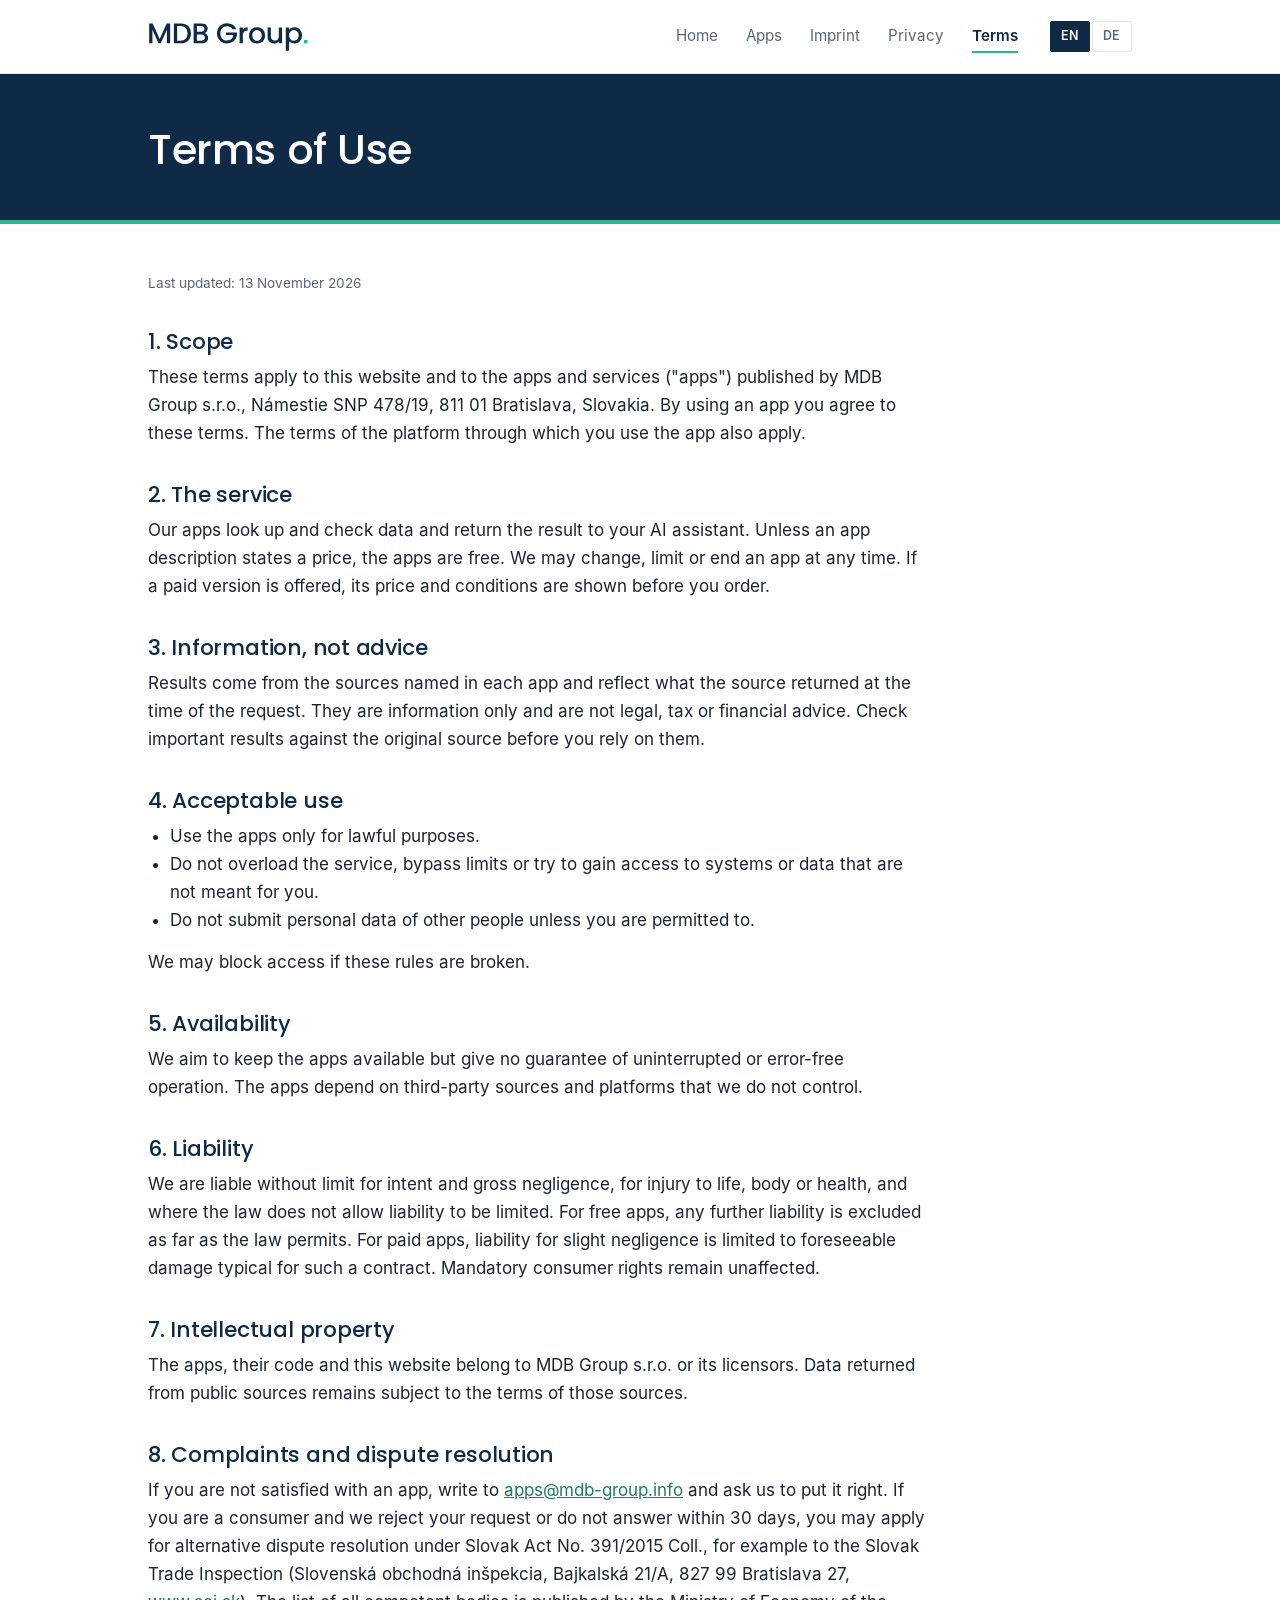
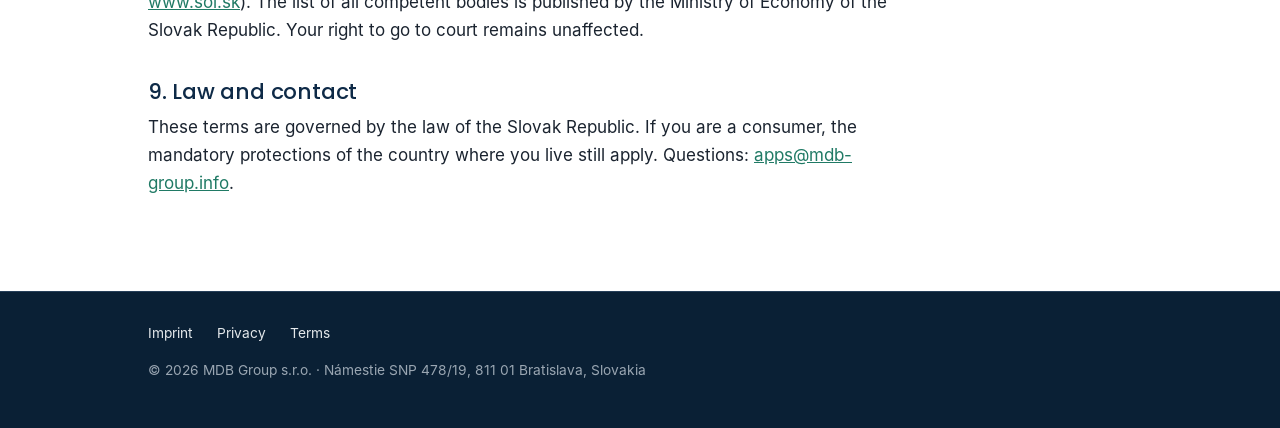
<file: terms.html>
<!DOCTYPE html>
<html lang="en">
<head>
<meta charset="utf-8">
<meta http-equiv="Content-Security-Policy" content="default-src 'none'; script-src 'sha256-LEEQmanzDnISlYwO42dObpJ/WsIqlir9Rn5fWfvHh8s='; style-src 'sha256-Pz3H0yWfPdDuYx90i32tvNjlGdBKCMMC2l5BeYTxIV4='; img-src 'self' data:; font-src 'self'; manifest-src 'self'; base-uri 'none'; form-action 'none'">
<meta name="referrer" content="strict-origin-when-cross-origin">
<link rel="icon" href="/favicon.ico" sizes="48x48">
<link rel="icon" href="/favicon.svg" type="image/svg+xml">
<link rel="icon" href="/favicon-32.png" sizes="32x32" type="image/png">
<link rel="apple-touch-icon" href="/apple-touch-icon.png">
<link rel="manifest" href="/site.webmanifest">
<meta name="theme-color" content="#0E2A47">
<link rel="canonical" href="https://mdb-group.info/terms.html">
<meta property="og:type" content="website">
<meta property="og:site_name" content="MDB Group">
<meta property="og:title" content="Terms of Use · MDB Group">
<meta property="og:description" content="MDB Group s.r.o. is a company from Bratislava, Slovakia, that builds focused apps for specific industries.">
<meta property="og:url" content="https://mdb-group.info/terms.html">
<meta property="og:image" content="https://mdb-group.info/og-image.png">
<meta property="og:image:width" content="1200">
<meta property="og:image:height" content="630">
<meta name="twitter:card" content="summary_large_image">
<meta name="viewport" content="width=device-width, initial-scale=1">
<title>Terms of Use · MDB Group</title>
<meta name="description" content="MDB Group s.r.o. is a company from Bratislava, Slovakia, that builds focused apps for specific industries.">
<style>
@font-face{font-family:"Inter";src:url(/fonts/inter-400.woff2) format("woff2");font-weight:400;font-style:normal;font-display:swap}
@font-face{font-family:"Inter";src:url(/fonts/inter-600.woff2) format("woff2");font-weight:500 700;font-style:normal;font-display:swap}
@font-face{font-family:"Poppins";src:url(/fonts/poppins-500.woff2) format("woff2");font-weight:500;font-style:normal;font-display:swap}
@font-face{font-family:"Poppins";src:url(/fonts/poppins-700.woff2) format("woff2");font-weight:600 700;font-style:normal;font-display:swap}

:root{--petrol:#0E2A47;--deep:#0A2035;--amber:#2FB58E;--paper:#FFFFFF;--tint:#F3F4F6;--ink:#1B2430;--muted:#5B6673;--line:#E4E8EB;--accent:#207A65;
--sans:system-ui,-apple-system,"Segoe UI",Roboto,Helvetica,Arial,sans-serif}
*{box-sizing:border-box}
html{-webkit-text-size-adjust:100%}
body{margin:0;background:var(--paper);color:var(--ink);font-family:var(--sans);font-size:17px;line-height:1.65}
.wrap{max-width:1040px;margin:0 auto;padding:0 28px}
header{background:#fff;border-bottom:1px solid var(--line)}
header .wrap{display:flex;flex-wrap:wrap;gap:10px 32px;align-items:center;padding-top:20px;padding-bottom:20px}
.logo{display:flex;align-items:center;font-weight:700;font-size:1.2rem;letter-spacing:-.01em;color:var(--petrol);text-decoration:none}
.logo::before{content:"";width:16px;height:16px;background:var(--amber);margin-right:11px;border-radius:2px;box-shadow:6px 6px 0 -1px var(--petrol)}
nav{display:flex;flex-wrap:wrap;gap:4px 28px;font-size:.95rem;margin-left:auto}
nav a{color:var(--muted);text-decoration:none;padding:3px 0;border-bottom:2px solid transparent}
nav a:hover{color:var(--ink)}
nav a[aria-current]{color:var(--petrol);font-weight:600;border-bottom-color:var(--amber)}
.lang{display:flex;gap:2px}
.lang button{font:inherit;font-size:.78rem;font-weight:600;letter-spacing:.05em;padding:4px 10px;border:1px solid var(--line);background:#fff;color:var(--muted);cursor:pointer;border-radius:3px}
.lang button[aria-pressed="true"]{background:var(--petrol);border-color:var(--petrol);color:#fff}
h1,h2,h3{letter-spacing:-.02em;line-height:1.15}
p,ul,dl{margin:0 0 14px}
ul{padding-left:22px}
dl{display:grid;grid-template-columns:minmax(130px,max-content) 1fr;gap:8px 28px}
dt{color:var(--muted)}dd{margin:0}
a{color:var(--accent)}
.note{font-size:.85rem;color:var(--muted)}
.pagehead{background:var(--petrol);color:#fff;padding:52px 0 46px;border-bottom:4px solid var(--amber)}
.pagehead h1{font-size:2.6rem;font-weight:700;margin:0;color:#fff}
.pagehead [lang="de"]{border-color:#263F59}
body:not(.home) main{padding:48px 0 80px}
body:not(.home) main .wrap>div[lang]{max-width:780px}
body:not(.home) main h2{font-size:1.3rem;font-weight:700;color:var(--petrol);margin:36px 0 8px}
body:not(.home) main h3{font-size:1.05rem;margin:24px 0 6px}
.hero{background:var(--petrol);color:#FFFFFF;padding:84px 0 92px;overflow:hidden}
.hero .wrap{display:grid;grid-template-columns:1.3fr .7fr;gap:40px;align-items:center}
.eyebrow{font-size:.8rem;font-weight:700;letter-spacing:.16em;text-transform:uppercase;color:var(--amber);margin:0 0 22px}
.hero h1{font-size:3.4rem;line-height:1.07;letter-spacing:-.03em;font-weight:700;margin:0 0 26px;color:#fff}
.hero .lead{color:#E4E8EB;font-size:1.2rem;max-width:560px;margin:0 0 34px}
.btn{display:inline-block;background:var(--amber);color:var(--petrol);font-weight:700;text-decoration:none;padding:13px 26px;border-radius:3px}
.btn:hover{background:#4CBF9E}
.art{width:100%;height:auto;max-width:340px;justify-self:end}
.section{padding:76px 0}
.section.tint{background:var(--tint)}
.section.deep{background:var(--deep);color:#FFFFFF}
.label{font-size:.8rem;font-weight:700;letter-spacing:.16em;text-transform:uppercase;color:var(--accent);margin:0 0 18px}
.deep .label{color:var(--amber)}
.statement{font-size:1.75rem;line-height:1.38;letter-spacing:-.015em;font-weight:500;max-width:840px;margin:0;color:var(--petrol)}
.trio{display:grid;grid-template-columns:repeat(3,1fr);gap:44px;margin-top:8px}
.trio>div{border-top:3px solid var(--petrol);padding-top:20px}
.num{font-size:.9rem;font-weight:700;color:var(--accent);letter-spacing:.08em}
.trio h3{font-size:1.25rem;margin:6px 0 10px;color:var(--petrol)}
.trio p{color:#43596F;margin:0}
.platforms{display:flex;flex-wrap:wrap;gap:6px 14px;align-items:baseline;font-size:2.4rem;font-weight:700;letter-spacing:-.025em;color:var(--petrol);margin:0 0 20px}
.platforms i{font-style:normal;color:var(--amber)}
.section .note{max-width:700px}
.deep p{margin:0 0 10px}
.mail{font-size:2rem;font-weight:700;letter-spacing:-.02em;color:#fff;text-decoration:none;border-bottom:3px solid var(--amber)}
.mail:hover{color:var(--amber)}
.deep .sub{color:#C5CCD3;margin-bottom:22px}
footer{background:var(--deep);color:#9AA6B2;padding:30px 0 46px;font-size:.86rem;border-top:1px solid #263F59}
footer a{color:#E4E8EB;margin-right:24px;text-decoration:none}
footer a:hover{color:#fff;text-decoration:underline}
footer p{margin:14px 0 0}
html.js.en [lang="de"], html.js.de [lang="en"]{display:none}
[lang="de"]{border-top:1px dashed var(--line);margin-top:40px;padding-top:32px}
html.js [lang="de"]{border:0;margin:0;padding:0}
nav span[lang="de"],footer span[lang="de"]{border:0;margin:0;padding:0}
html:not(.js) nav span[lang="de"],html:not(.js) footer span[lang="de"]{display:none}
a:focus-visible,button:focus-visible{outline:2px solid var(--amber);outline-offset:3px}
@media (max-width:860px){.hero .wrap{grid-template-columns:1fr}.art{display:none}.hero h1{font-size:2.5rem}.trio{grid-template-columns:1fr;gap:30px}.platforms{font-size:1.8rem}.statement{font-size:1.4rem}.mail{font-size:1.4rem}nav{margin-left:0}.section{padding:52px 0}.hero{padding:56px 0 60px}}
@media (max-width:600px){dl{grid-template-columns:1fr;gap:2px}dt{margin-top:10px}.pagehead h1{font-size:2rem}}

:root[lang]{border:0!important;margin:0!important;padding:0!important}
.logo{display:block;line-height:0}.logo::before{display:none}.logo svg{height:46px;width:auto}
.skip{position:absolute;left:-9999px;top:0;background:#fff;color:var(--ink);padding:10px 16px;z-index:10}.skip:focus{left:12px;top:12px}
.nf{padding-top:72px;padding-bottom:96px;min-height:50vh}.nf p{max-width:620px;font-size:1.1rem}
@media print{header nav,.lang,.skip,.btn,.art,footer nav{display:none!important}
*{background:#fff!important;color:#000!important;box-shadow:none!important}
.pagehead,.hero,.section,.deep{padding:12px 0!important;border:0!important}
.pagehead h1,.hero h1{color:#000!important;font-size:22pt!important}
a{text-decoration:underline}a[href^="http"]::after{content:" (" attr(href) ")";font-size:9pt}
html.js.en [lang="de"],html.js.de [lang="en"]{display:none!important}
body{font-size:11pt}.wrap{max-width:none;padding:0}}

:root{--sans:"Inter",system-ui,-apple-system,"Segoe UI",Roboto,Helvetica,Arial,sans-serif;--head:"Poppins","Inter",system-ui,Arial,sans-serif}
h1,h2,.statement,.platforms,.mail{font-family:var(--head)}
h1,h2,h3{letter-spacing:-.01em}
.hero h1{font-weight:700;letter-spacing:-.02em}
.pagehead h1{font-weight:500}
body:not(.home) main h2{font-weight:500;font-size:1.35rem}
.statement{font-weight:500;letter-spacing:-.01em}
.platforms{font-weight:500;letter-spacing:-.01em}
.platforms i{color:#279779}
.mail{font-weight:500}
.logo svg{height:30px;width:auto}
nav a[aria-current]{border-bottom-color:#2FB58E}
.btn{border-radius:2px}
.lang button{border-radius:2px}
.trio>div{border-top-color:#0E2A47}
a:focus-visible,button:focus-visible{outline-color:#279779}
.deep a:focus-visible,.hero a:focus-visible,footer a:focus-visible{outline-color:#2FB58E}
.art{max-width:300px}
footer a{display:inline-block}
@media (max-width:400px){.pagehead h1{font-size:1.6rem;-webkit-hyphens:auto;hyphens:auto}}
</style>
<script>(function(){var r=document.documentElement,l=null;
try{l=localStorage.getItem('lang')}catch(e){}
if(l!=='en'&&l!=='de'){l=((navigator.language||'').slice(0,2)==='de')?'de':'en'}
function show(x){r.classList.remove('en','de');r.classList.add('js',x);r.setAttribute('lang',x);
document.querySelectorAll('.lang button').forEach(function(b){b.setAttribute('aria-pressed',b.dataset.l===x?'true':'false')})}
document.addEventListener('DOMContentLoaded',function(){
document.querySelectorAll('.lang button').forEach(function(b){b.addEventListener('click',function(){show(b.dataset.l);try{localStorage.setItem('lang',b.dataset.l)}catch(e){}})});show(l)});
r.classList.add('js',l)})();</script>
</head>
<body>
<a class="skip" href="#main"><span lang="en">Skip to content</span><span lang="de">Zum Inhalt</span></a>
<header><div class="wrap">
<a class="logo" href="/" aria-label="MDB Group, home"><svg aria-hidden="true" focusable="false" xmlns="http://www.w3.org/2000/svg" viewBox="3.5 25.6 563.0 104.6"><path d="M80.7 30.5V100.0H69.3V52.4L48.1 100.0H40.2L18.900000000000002 52.4V100.0H7.5V30.5H19.8L44.2 85.0L68.5 30.5ZM153.3 65.5Q153.3 76.1 148.75 83.9Q144.2 91.7 135.85 95.85Q127.5 100.0 116.4 100.0H93.7V30.5H116.4Q127.5 30.5 135.85 34.75Q144.2 39.0 148.75 46.95Q153.3 54.9 153.3 65.5ZM141.60000000000002 65.5Q141.60000000000002 53.4 135.10000000000002 46.599999999999994Q128.60000000000002 39.8 116.4 39.8H105.10000000000001V90.7H116.4Q128.60000000000002 90.7 135.10000000000002 84.1Q141.60000000000002 77.5 141.60000000000002 65.5ZM213.20000000000002 81.3Q213.20000000000002 86.6 210.45000000000002 90.85Q207.70000000000002 95.1 202.5 97.55Q197.3 100.0 190.40000000000003 100.0H162.60000000000002V30.5H189.10000000000002Q196.20000000000002 30.5 201.3 32.9Q206.40000000000003 35.3 209.00000000000003 39.349999999999994Q211.60000000000002 43.4 211.60000000000002 48.4Q211.60000000000002 54.4 208.40000000000003 58.4Q205.20000000000002 62.4 199.8 64.3Q205.40000000000003 65.3 209.3 70.19999999999999Q213.20000000000002 75.1 213.20000000000002 81.3ZM174.00000000000003 59.699999999999996H188.10000000000002Q193.70000000000002 59.699999999999996 196.85000000000002 57.14999999999999Q200.00000000000003 54.599999999999994 200.00000000000003 49.8Q200.00000000000003 45.099999999999994 196.85000000000002 42.449999999999996Q193.70000000000002 39.8 188.10000000000002 39.8H174.00000000000003ZM201.8 80.1Q201.8 75.0 198.3 72.0Q194.8 69.0 189.00000000000003 69.0H174.00000000000003V90.7H189.40000000000003Q195.20000000000002 90.7 198.5 87.9Q201.8 85.1 201.8 80.1ZM297.90000000000003 50.5Q295.20000000000005 45.3 290.40000000000003 42.65Q285.6 40.0 279.3 40.0Q272.40000000000003 40.0 267.0 43.099999999999994Q261.6 46.199999999999996 258.55 51.89999999999999Q255.50000000000003 57.599999999999994 255.50000000000003 65.1Q255.50000000000003 72.6 258.55 78.35Q261.6 84.1 267.0 87.19999999999999Q272.40000000000003 90.3 279.3 90.3Q288.6 90.3 294.40000000000003 85.1Q300.20000000000005 79.9 301.5 71.0H275.40000000000003V61.9H313.70000000000005V70.8Q312.6 78.9 307.95000000000005 85.7Q303.3 92.5 295.85 96.55Q288.40000000000003 100.6 279.3 100.6Q269.5 100.6 261.4 96.05Q253.3 91.5 248.55 83.4Q243.8 75.3 243.8 65.1Q243.8 54.9 248.55 46.8Q253.3 38.699999999999996 261.45000000000005 34.14999999999999Q269.6 29.599999999999994 279.3 29.599999999999994Q290.40000000000003 29.599999999999994 299.05000000000007 35.05Q307.70000000000005 40.5 311.6 50.5ZM350.8 44.0V55.8H347.90000000000003Q341.20000000000005 55.8 337.75 59.2Q334.3 62.6 334.3 71.0V100.0H322.90000000000003V44.9H334.3V52.9Q336.8 48.699999999999996 340.95000000000005 46.349999999999994Q345.1 44.0 350.8 44.0ZM355.6000000000001 72.4Q355.6000000000001 64.0 359.30000000000007 57.5Q363.00000000000006 51.0 369.4000000000001 47.5Q375.80000000000007 44.0 383.70000000000005 44.0Q391.6000000000001 44.0 398.0000000000001 47.5Q404.4000000000001 51.0 408.1000000000001 57.5Q411.80000000000007 64.0 411.80000000000007 72.4Q411.80000000000007 80.8 408.00000000000006 87.3Q404.20000000000005 93.8 397.6500000000001 97.35Q391.1000000000001 100.9 383.20000000000005 100.9Q375.4000000000001 100.9 369.1000000000001 97.35Q362.80000000000007 93.8 359.20000000000005 87.35Q355.6000000000001 80.9 355.6000000000001 72.4ZM400.1000000000001 72.4Q400.1000000000001 66.4 397.80000000000007 62.25Q395.50000000000006 58.099999999999994 391.70000000000005 56.0Q387.9000000000001 53.9 383.50000000000006 53.9Q379.1000000000001 53.9 375.3500000000001 56.0Q371.6000000000001 58.099999999999994 369.4000000000001 62.25Q367.20000000000005 66.4 367.20000000000005 72.4Q367.20000000000005 81.3 371.75000000000006 86.15Q376.30000000000007 91.0 383.20000000000005 91.0Q387.6000000000001 91.0 391.45000000000005 88.9Q395.30000000000007 86.8 397.70000000000005 82.6Q400.1000000000001 78.4 400.1000000000001 72.4ZM471.0000000000001 44.9V100.0H459.6000000000001V93.5Q456.9000000000001 96.9 452.55000000000007 98.85Q448.2000000000001 100.8 443.30000000000007 100.8Q436.80000000000007 100.8 431.6500000000001 98.1Q426.50000000000006 95.4 423.55000000000007 90.1Q420.6000000000001 84.8 420.6000000000001 77.3V44.9H431.9000000000001V75.6Q431.9000000000001 83.0 435.6000000000001 86.95Q439.30000000000007 90.9 445.7000000000001 90.9Q452.1000000000001 90.9 455.8500000000001 86.95Q459.6000000000001 83.0 459.6000000000001 75.6V44.9ZM514.6000000000001 44.0Q521.8000000000001 44.0 527.7500000000001 47.55Q533.7000000000002 51.099999999999994 537.1000000000001 57.5Q540.5000000000001 63.9 540.5000000000001 72.2Q540.5000000000001 80.5 537.1000000000001 87.05Q533.7000000000002 93.6 527.7500000000001 97.25Q521.8000000000001 100.9 514.6000000000001 100.9Q508.3000000000001 100.9 503.4000000000001 98.35Q498.5000000000001 95.8 495.4000000000001 92.0V126.2H484.0000000000001V44.9H495.4000000000001V53.0Q498.3000000000001 49.199999999999996 503.3000000000001 46.599999999999994Q508.3000000000001 44.0 514.6000000000001 44.0ZM512.1000000000001 53.9Q507.8000000000001 53.9 503.95000000000016 56.099999999999994Q500.10000000000014 58.3 497.7500000000001 62.49999999999999Q495.4000000000001 66.69999999999999 495.4000000000001 72.4Q495.4000000000001 78.1 497.7500000000001 82.35Q500.10000000000014 86.6 503.95000000000016 88.8Q507.8000000000001 91.0 512.1000000000001 91.0Q516.5000000000001 91.0 520.3500000000001 88.75Q524.2000000000002 86.5 526.5500000000002 82.2Q528.9000000000001 77.9 528.9000000000001 72.2Q528.9000000000001 66.5 526.5500000000002 62.349999999999994Q524.2000000000002 58.199999999999996 520.3500000000001 56.05Q516.5000000000001 53.9 512.1000000000001 53.9Z" fill="#0E2A47"/><rect x="547.5" y="88.0" width="12" height="12" fill="#2FB58E"/></svg></a>
<nav aria-label="Main"><a href="index.html"><span lang="en">Home</span><span lang="de">Start</span></a><a href="/apps/"><span lang="en">Apps</span><span lang="de">Apps</span></a><a href="imprint.html"><span lang="en">Imprint</span><span lang="de">Impressum</span></a><a href="privacy.html"><span lang="en">Privacy</span><span lang="de">Datenschutz</span></a><a href="terms.html" aria-current="page"><span lang="en">Terms</span><span lang="de">Nutzungsbedingungen</span></a></nav>
<div class="lang" role="group" aria-label="Language"><button type="button" data-l="en">EN</button><button type="button" data-l="de">DE</button></div>
</div></header>
<section class="pagehead"><div class="wrap"><h1 lang="en">Terms of Use</h1><h1 lang="de">Nutzungsbedingungen</h1></div></section>
<main id="main"><div class="wrap">
<div lang="en">
<p class="note">Last updated: 13 November 2026</p>
<h2>1. Scope</h2>
<p>These terms apply to this website and to the apps and services ("apps") published by MDB Group s.r.o., Námestie SNP 478/19, 811 01 Bratislava, Slovakia. By using an app you agree to these terms. The terms of the platform through which you use the app also apply.</p>
<h2>2. The service</h2>
<p>Our apps look up and check data and return the result to your AI assistant. Unless an app description states a price, the apps are free. We may change, limit or end an app at any time. If a paid version is offered, its price and conditions are shown before you order.</p>
<h2>3. Information, not advice</h2>
<p>Results come from the sources named in each app and reflect what the source returned at the time of the request. They are information only and are not legal, tax or financial advice. Check important results against the original source before you rely on them.</p>
<h2>4. Acceptable use</h2>
<ul>
<li>Use the apps only for lawful purposes.</li>
<li>Do not overload the service, bypass limits or try to gain access to systems or data that are not meant for you.</li>
<li>Do not submit personal data of other people unless you are permitted to.</li>
</ul>
<p>We may block access if these rules are broken.</p>
<h2>5. Availability</h2>
<p>We aim to keep the apps available but give no guarantee of uninterrupted or error-free operation. The apps depend on third-party sources and platforms that we do not control.</p>
<h2>6. Liability</h2>
<p>We are liable without limit for intent and gross negligence, for injury to life, body or health, and where the law does not allow liability to be limited. For free apps, any further liability is excluded as far as the law permits. For paid apps, liability for slight negligence is limited to foreseeable damage typical for such a contract. Mandatory consumer rights remain unaffected.</p>
<h2>7. Intellectual property</h2>
<p>The apps, their code and this website belong to MDB Group s.r.o. or its licensors. Data returned from public sources remains subject to the terms of those sources.</p>
<h2>8. Complaints and dispute resolution</h2>
<p>If you are not satisfied with an app, write to <a href="mailto:apps@mdb-group.info">apps@mdb-group.info</a> and ask us to put it right. If you are a consumer and we reject your request or do not answer within 30 days, you may apply for alternative dispute resolution under Slovak Act No. 391/2015 Coll., for example to the Slovak Trade Inspection (Slovenská obchodná inšpekcia, Bajkalská 21/A, 827 99 Bratislava 27, <a href="https://www.soi.sk">www.soi.sk</a>). The list of all competent bodies is published by the Ministry of Economy of the Slovak Republic. Your right to go to court remains unaffected.</p>
<h2>9. Law and contact</h2>
<p>These terms are governed by the law of the Slovak Republic. If you are a consumer, the mandatory protections of the country where you live still apply. Questions: <a href="mailto:apps@mdb-group.info">apps@mdb-group.info</a>.</p>
</div>
<div lang="de">
<p class="note">Stand: 13. November 2026</p>
<h2>1. Geltungsbereich</h2>
<p>Diese Bedingungen gelten für diese Website und für die Apps und Dienste («Apps») der MDB Group s.r.o., Námestie SNP 478/19, 811 01 Bratislava, Slowakei. Mit der Nutzung einer App stimmen Sie diesen Bedingungen zu. Zusätzlich gelten die Bedingungen der Plattform, über die Sie die App nutzen.</p>
<h2>2. Der Dienst</h2>
<p>Unsere Apps schlagen Daten nach, prüfen sie und geben das Ergebnis an Ihren KI-Assistenten zurück. Sofern in der Beschreibung einer App kein Preis steht, sind die Apps kostenlos. Wir können eine App jederzeit ändern, einschränken oder einstellen. Wird eine bezahlte Version angeboten, sehen Sie Preis und Bedingungen vor der Bestellung.</p>
<h2>3. Information, keine Beratung</h2>
<p>Die Ergebnisse stammen aus den in der jeweiligen App genannten Quellen und geben wieder, was die Quelle zum Zeitpunkt der Anfrage geliefert hat. Sie dienen nur der Information und sind keine Rechts-, Steuer- oder Finanzberatung. Prüfen Sie wichtige Ergebnisse an der Originalquelle, bevor Sie sich darauf verlassen.</p>
<h2>4. Zulässige Nutzung</h2>
<ul>
<li>Nutzen Sie die Apps nur für rechtmässige Zwecke.</li>
<li>Überlasten Sie den Dienst nicht, umgehen Sie keine Limits und versuchen Sie nicht, auf Systeme oder Daten zuzugreifen, die nicht für Sie bestimmt sind.</li>
<li>Übermitteln Sie keine personenbezogenen Daten anderer Personen, wenn Sie dazu nicht berechtigt sind.</li>
</ul>
<p>Bei Verstössen können wir den Zugang sperren.</p>
<h2>5. Verfügbarkeit</h2>
<p>Wir bemühen uns, die Apps verfügbar zu halten, garantieren aber keinen unterbrechungs- oder fehlerfreien Betrieb. Die Apps hängen von Quellen und Plattformen Dritter ab, die wir nicht kontrollieren.</p>
<h2>6. Haftung</h2>
<p>Wir haften unbeschränkt bei Vorsatz und grober Fahrlässigkeit, bei Verletzung von Leben, Körper oder Gesundheit und soweit das Gesetz eine Haftungsbeschränkung nicht zulässt. Bei kostenlosen Apps ist jede weitere Haftung ausgeschlossen, soweit gesetzlich zulässig. Bei bezahlten Apps ist die Haftung für leichte Fahrlässigkeit auf den vorhersehbaren, vertragstypischen Schaden begrenzt. Zwingende Verbraucherrechte bleiben unberührt.</p>
<h2>7. Geistiges Eigentum</h2>
<p>Die Apps, ihr Code und diese Website gehören der MDB Group s.r.o. oder ihren Lizenzgebern. Für Daten aus öffentlichen Quellen gelten weiterhin die Bedingungen dieser Quellen.</p>
<h2>8. Beschwerden und Streitbeilegung</h2>
<p>Wenn Sie mit einer App nicht zufrieden sind, schreiben Sie an <a href="mailto:apps@mdb-group.info">apps@mdb-group.info</a> und verlangen Sie Abhilfe. Sind Sie Verbraucher und lehnen wir Ihr Anliegen ab oder antworten wir nicht innerhalb von 30 Tagen, können Sie eine alternative Streitbeilegung nach dem slowakischen Gesetz Nr. 391/2015 beantragen, zum Beispiel bei der Slowakischen Handelsinspektion (Slovenská obchodná inšpekcia, Bajkalská 21/A, 827 99 Bratislava 27, <a href="https://www.soi.sk">www.soi.sk</a>). Die Liste aller zuständigen Stellen veröffentlicht das Wirtschaftsministerium der Slowakischen Republik. Ihr Recht, ein Gericht anzurufen, bleibt unberührt.</p>
<h2>9. Recht und Kontakt</h2>
<p>Es gilt das Recht der Slowakischen Republik. Für Verbraucher gelten zusätzlich die zwingenden Schutzvorschriften ihres Wohnsitzlandes. Fragen: <a href="mailto:apps@mdb-group.info">apps@mdb-group.info</a>.</p>
</div>
</div></main>
<footer><div class="wrap"><a href="imprint.html"><span lang="en">Imprint</span><span lang="de">Impressum</span></a><a href="privacy.html"><span lang="en">Privacy</span><span lang="de">Datenschutz</span></a><a href="terms.html"><span lang="en">Terms</span><span lang="de">Nutzungsbedingungen</span></a><p>© 2026 MDB Group s.r.o. · Námestie SNP 478/19, 811 01 Bratislava, Slovakia</p></div></footer>
</body>
</html>
</file>
<file: assets/site.css>
/* MDB Group website: shared stylesheet for the app pages. The first part is copied unchanged from index.html. */
@font-face{font-family:"Inter";src:url(/fonts/inter-400.woff2) format("woff2");font-weight:400;font-style:normal;font-display:swap}
@font-face{font-family:"Inter";src:url(/fonts/inter-600.woff2) format("woff2");font-weight:500 700;font-style:normal;font-display:swap}
@font-face{font-family:"Poppins";src:url(/fonts/poppins-500.woff2) format("woff2");font-weight:500;font-style:normal;font-display:swap}
@font-face{font-family:"Poppins";src:url(/fonts/poppins-700.woff2) format("woff2");font-weight:600 700;font-style:normal;font-display:swap}

:root{--petrol:#0E2A47;--deep:#0A2035;--amber:#2FB58E;--paper:#FFFFFF;--tint:#F3F4F6;--ink:#1B2430;--muted:#5B6673;--line:#E4E8EB;--accent:#207A65;
--sans:system-ui,-apple-system,"Segoe UI",Roboto,Helvetica,Arial,sans-serif}
*{box-sizing:border-box}
html{-webkit-text-size-adjust:100%}
body{margin:0;background:var(--paper);color:var(--ink);font-family:var(--sans);font-size:17px;line-height:1.65}
.wrap{max-width:1040px;margin:0 auto;padding:0 28px}
header{background:#fff;border-bottom:1px solid var(--line)}
header .wrap{display:flex;flex-wrap:wrap;gap:10px 32px;align-items:center;padding-top:20px;padding-bottom:20px}
.logo{display:flex;align-items:center;font-weight:700;font-size:1.2rem;letter-spacing:-.01em;color:var(--petrol);text-decoration:none}
.logo::before{content:"";width:16px;height:16px;background:var(--amber);margin-right:11px;border-radius:2px;box-shadow:6px 6px 0 -1px var(--petrol)}
nav{display:flex;flex-wrap:wrap;gap:4px 28px;font-size:.95rem;margin-left:auto}
nav a{color:var(--muted);text-decoration:none;padding:3px 0;border-bottom:2px solid transparent}
nav a:hover{color:var(--ink)}
nav a[aria-current]{color:var(--petrol);font-weight:600;border-bottom-color:var(--amber)}
.lang{display:flex;gap:2px}
.lang button{font:inherit;font-size:.78rem;font-weight:600;letter-spacing:.05em;padding:4px 10px;border:1px solid var(--line);background:#fff;color:var(--muted);cursor:pointer;border-radius:3px}
.lang button[aria-pressed="true"]{background:var(--petrol);border-color:var(--petrol);color:#fff}
h1,h2,h3{letter-spacing:-.02em;line-height:1.15}
p,ul,dl{margin:0 0 14px}
ul{padding-left:22px}
dl{display:grid;grid-template-columns:minmax(130px,max-content) 1fr;gap:8px 28px}
dt{color:var(--muted)}dd{margin:0}
a{color:var(--accent)}
.note{font-size:.85rem;color:var(--muted)}
.pagehead{background:var(--petrol);color:#fff;padding:52px 0 46px;border-bottom:4px solid var(--amber)}
.pagehead h1{font-size:2.6rem;font-weight:700;margin:0;color:#fff}
.pagehead [lang="de"]{border-color:#263F59}
body:not(.home) main{padding:48px 0 80px}
body:not(.home) main .wrap>div[lang]{max-width:780px}
body:not(.home) main h2{font-size:1.3rem;font-weight:700;color:var(--petrol);margin:36px 0 8px}
body:not(.home) main h3{font-size:1.05rem;margin:24px 0 6px}
.hero{background:var(--petrol);color:#FFFFFF;padding:84px 0 92px;overflow:hidden}
.hero .wrap{display:grid;grid-template-columns:1.3fr .7fr;gap:40px;align-items:center}
.eyebrow{font-size:.8rem;font-weight:700;letter-spacing:.16em;text-transform:uppercase;color:var(--amber);margin:0 0 22px}
.hero h1{font-size:3.4rem;line-height:1.07;letter-spacing:-.03em;font-weight:700;margin:0 0 26px;color:#fff}
.hero .lead{color:#E4E8EB;font-size:1.2rem;max-width:560px;margin:0 0 34px}
.btn{display:inline-block;background:var(--amber);color:var(--petrol);font-weight:700;text-decoration:none;padding:13px 26px;border-radius:3px}
.btn:hover{background:#4CBF9E}
.art{width:100%;height:auto;max-width:340px;justify-self:end}
.section{padding:76px 0}
.section.tint{background:var(--tint)}
.section.deep{background:var(--deep);color:#FFFFFF}
.label{font-size:.8rem;font-weight:700;letter-spacing:.16em;text-transform:uppercase;color:var(--accent);margin:0 0 18px}
.deep .label{color:var(--amber)}
.statement{font-size:1.75rem;line-height:1.38;letter-spacing:-.015em;font-weight:500;max-width:840px;margin:0;color:var(--petrol)}
.trio{display:grid;grid-template-columns:repeat(3,1fr);gap:44px;margin-top:8px}
.trio>div{border-top:3px solid var(--petrol);padding-top:20px}
.num{font-size:.9rem;font-weight:700;color:var(--accent);letter-spacing:.08em}
.trio h3{font-size:1.25rem;margin:6px 0 10px;color:var(--petrol)}
.trio p{color:#43596F;margin:0}
.platforms{display:flex;flex-wrap:wrap;gap:6px 14px;align-items:baseline;font-size:2.4rem;font-weight:700;letter-spacing:-.025em;color:var(--petrol);margin:0 0 20px}
.platforms i{font-style:normal;color:var(--amber)}
.section .note{max-width:700px}
.deep p{margin:0 0 10px}
.mail{font-size:2rem;font-weight:700;letter-spacing:-.02em;color:#fff;text-decoration:none;border-bottom:3px solid var(--amber)}
.mail:hover{color:var(--amber)}
.deep .sub{color:#C5CCD3;margin-bottom:22px}
footer{background:var(--deep);color:#9AA6B2;padding:30px 0 46px;font-size:.86rem;border-top:1px solid #263F59}
footer a{color:#E4E8EB;margin-right:24px;text-decoration:none}
footer a:hover{color:#fff;text-decoration:underline}
footer p{margin:14px 0 0}
html.js.en [lang="de"], html.js.de [lang="en"]{display:none}
[lang="de"]{border-top:1px dashed var(--line);margin-top:40px;padding-top:32px}
html.js [lang="de"]{border:0;margin:0;padding:0}
nav span[lang="de"],footer span[lang="de"]{border:0;margin:0;padding:0}
html:not(.js) nav span[lang="de"],html:not(.js) footer span[lang="de"]{display:none}
a:focus-visible,button:focus-visible{outline:2px solid var(--amber);outline-offset:3px}
@media (max-width:860px){.hero .wrap{grid-template-columns:1fr}.art{display:none}.hero h1{font-size:2.5rem}.trio{grid-template-columns:1fr;gap:30px}.platforms{font-size:1.8rem}.statement{font-size:1.4rem}.mail{font-size:1.4rem}nav{margin-left:0}.section{padding:52px 0}.hero{padding:56px 0 60px}}
@media (max-width:600px){dl{grid-template-columns:1fr;gap:2px}dt{margin-top:10px}.pagehead h1{font-size:2rem}}

:root[lang]{border:0!important;margin:0!important;padding:0!important}
.logo{display:block;line-height:0}.logo::before{display:none}.logo svg{height:46px;width:auto}
.skip{position:absolute;left:-9999px;top:0;background:#fff;color:var(--ink);padding:10px 16px;z-index:10}.skip:focus{left:12px;top:12px}
.nf{padding-top:72px;padding-bottom:96px;min-height:50vh}.nf p{max-width:620px;font-size:1.1rem}
@media print{header nav,.lang,.skip,.btn,.art,footer nav{display:none!important}
*{background:#fff!important;color:#000!important;box-shadow:none!important}
.pagehead,.hero,.section,.deep{padding:12px 0!important;border:0!important}
.pagehead h1,.hero h1{color:#000!important;font-size:22pt!important}
a{text-decoration:underline}a[href^="http"]::after{content:" (" attr(href) ")";font-size:9pt}
html.js.en [lang="de"],html.js.de [lang="en"]{display:none!important}
body{font-size:11pt}.wrap{max-width:none;padding:0}}

:root{--sans:"Inter",system-ui,-apple-system,"Segoe UI",Roboto,Helvetica,Arial,sans-serif;--head:"Poppins","Inter",system-ui,Arial,sans-serif}
h1,h2,.statement,.platforms,.mail{font-family:var(--head)}
h1,h2,h3{letter-spacing:-.01em}
.hero h1{font-weight:700;letter-spacing:-.02em}
.pagehead h1{font-weight:500}
body:not(.home) main h2{font-weight:500;font-size:1.35rem}
.statement{font-weight:500;letter-spacing:-.01em}
.platforms{font-weight:500;letter-spacing:-.01em}
.platforms i{color:#279779}
.mail{font-weight:500}
.logo svg{height:30px;width:auto}
nav a[aria-current]{border-bottom-color:#2FB58E}
.btn{border-radius:2px}
.lang button{border-radius:2px}
.trio>div{border-top-color:#0E2A47}
a:focus-visible,button:focus-visible{outline-color:#279779}
.deep a:focus-visible,.hero a:focus-visible,footer a:focus-visible{outline-color:#2FB58E}
.art{max-width:300px}

/* ---------- App pages (A3, step W1) ---------- */
.btn2{display:inline-block;background:transparent;color:#fff;font-weight:700;text-decoration:none;padding:12px 24px;border:1px solid #fff;border-radius:2px}
.btn2:hover{background:#fff;color:var(--petrol)}
.btns{display:flex;flex-wrap:wrap;gap:12px}
.product .wrap{grid-template-columns:1.15fr .85fr;align-items:start}
.product h1{font-size:2.8rem}
.cards{display:grid;grid-template-columns:repeat(3,1fr);gap:24px}
.card{background:#fff;border:1px solid var(--line);border-top:3px solid var(--petrol);padding:22px 24px}
.card h2,.card h3{font-family:var(--head);font-weight:500;font-size:1.25rem;color:var(--petrol);margin:0 0 10px}
.card p,.card ul{color:#43596F;margin:0 0 10px}
.card ul{padding-left:18px}
.card li{margin:0 0 4px}
.tile{display:block;text-decoration:none;color:inherit}
.tile:hover h3,.tile:focus-visible h3{text-decoration:underline}
.tile .more{color:var(--accent);font-weight:600}
.facts{margin:0}
.facts dt{color:var(--petrol);font-weight:600}
.facts dd{margin:0 0 12px;color:#43596F}
.steps-list{padding-left:22px}
.steps-list li{margin:0 0 8px}
code,.addr{font-family:ui-monospace,SFMono-Regular,Menlo,Consolas,monospace;font-size:.92em;background:var(--tint);padding:2px 6px;border-radius:2px}
.addr{display:block;padding:12px 14px;font-size:1rem;word-break:break-all;border:1px solid var(--line);margin:0 0 14px}
/* try-it box */
.try{background:#fff;color:var(--ink);padding:22px 24px;border-radius:2px}
.try .label{color:var(--muted);letter-spacing:.08em;margin:0 0 10px}
.try form{display:flex;gap:10px;margin:0 0 12px}
.try input{flex:1;min-width:0;font:inherit;font-size:1.05rem;padding:11px 12px;border:1px solid #9AA6B2;border-radius:2px;color:var(--ink);background:#fff}
.try input:focus-visible{outline:2px solid #279779;outline-offset:1px}
.try button{font:inherit;font-weight:700;background:var(--amber);color:var(--petrol);border:0;padding:11px 20px;border-radius:2px;cursor:pointer}
.try button:hover{background:#4CBF9E}
.try button:disabled{opacity:.6;cursor:wait}
.try .hint{font-size:.85rem;color:var(--muted);margin:10px 0 0}
html:not(.js) .try form{display:none}
.out{border-top:1px solid var(--line);padding-top:12px;margin-top:4px}
.out:empty{display:none}
.res-head{display:flex;justify-content:space-between;gap:10px;align-items:flex-start}
.res-num{font-weight:600;color:var(--petrol)}
.res-name{font-weight:600;margin:6px 0 0}
.res-addr{white-space:pre-line;color:#43596F;margin:0}
.res-note{font-size:.9rem;color:#43596F;margin:8px 0 0}
.res-src{font-size:.85rem;color:var(--muted);margin:8px 0 0}
.res-err{color:#A3352B;margin:0}
.res-steps{font-size:.85rem;color:var(--muted);margin:6px 0 0}
.res-steps summary{cursor:pointer}
.res-steps ol{margin:6px 0 0;padding-left:20px}
/* result marks: always a word, never only a colour */
.mark{display:inline-block;font-size:.8rem;font-weight:700;padding:3px 9px;border-radius:2px;white-space:nowrap}
.mark.valid{color:#207A65;background:#E6F5F0}
.mark.unavailable{color:#8A5A00;background:#FBF1DC}
.mark.invalid{color:#A3352B;background:#FBE9E7}
.mark.format_error,.mark.unsupported{color:#5B6673;background:#F3F4F6}
@media (max-width:860px){.product .wrap{grid-template-columns:1fr}.product h1{font-size:2.2rem}.cards{grid-template-columns:1fr}}
@media (max-width:480px){.try form{flex-direction:column}.btns a{width:100%;text-align:center}}
@media print{.try{display:none!important}}
.narrow{max-width:780px}
.app .section h2{font-family:var(--head);font-weight:500;font-size:1.35rem;color:var(--petrol);margin:36px 0 8px}
.app .section .narrow>h2:first-child{margin-top:0}
.app .pagehead h1{font-weight:500}
/* footer links are written without spaces between them; inline-block lets them wrap on narrow screens */
footer a{display:inline-block}
@media (max-width:400px){.pagehead h1{font-size:1.6rem;-webkit-hyphens:auto;hyphens:auto}}
</file>
